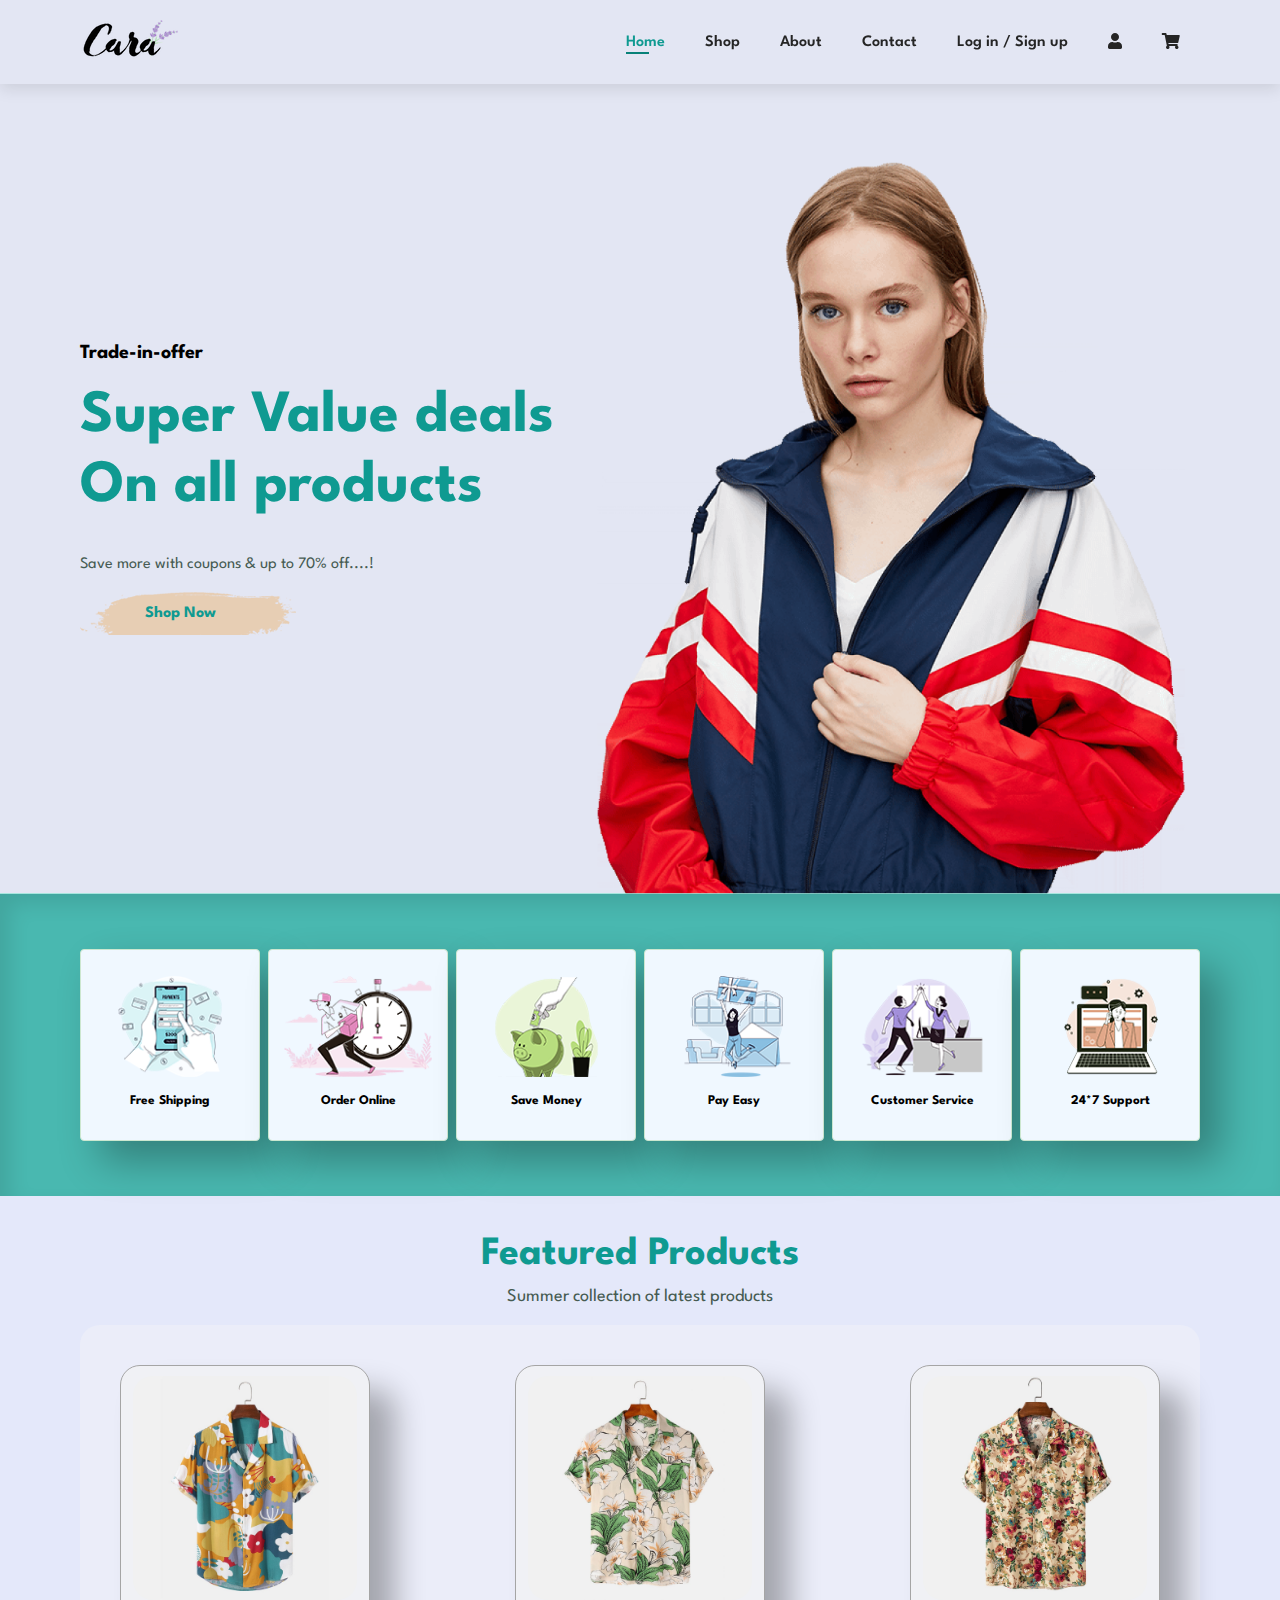
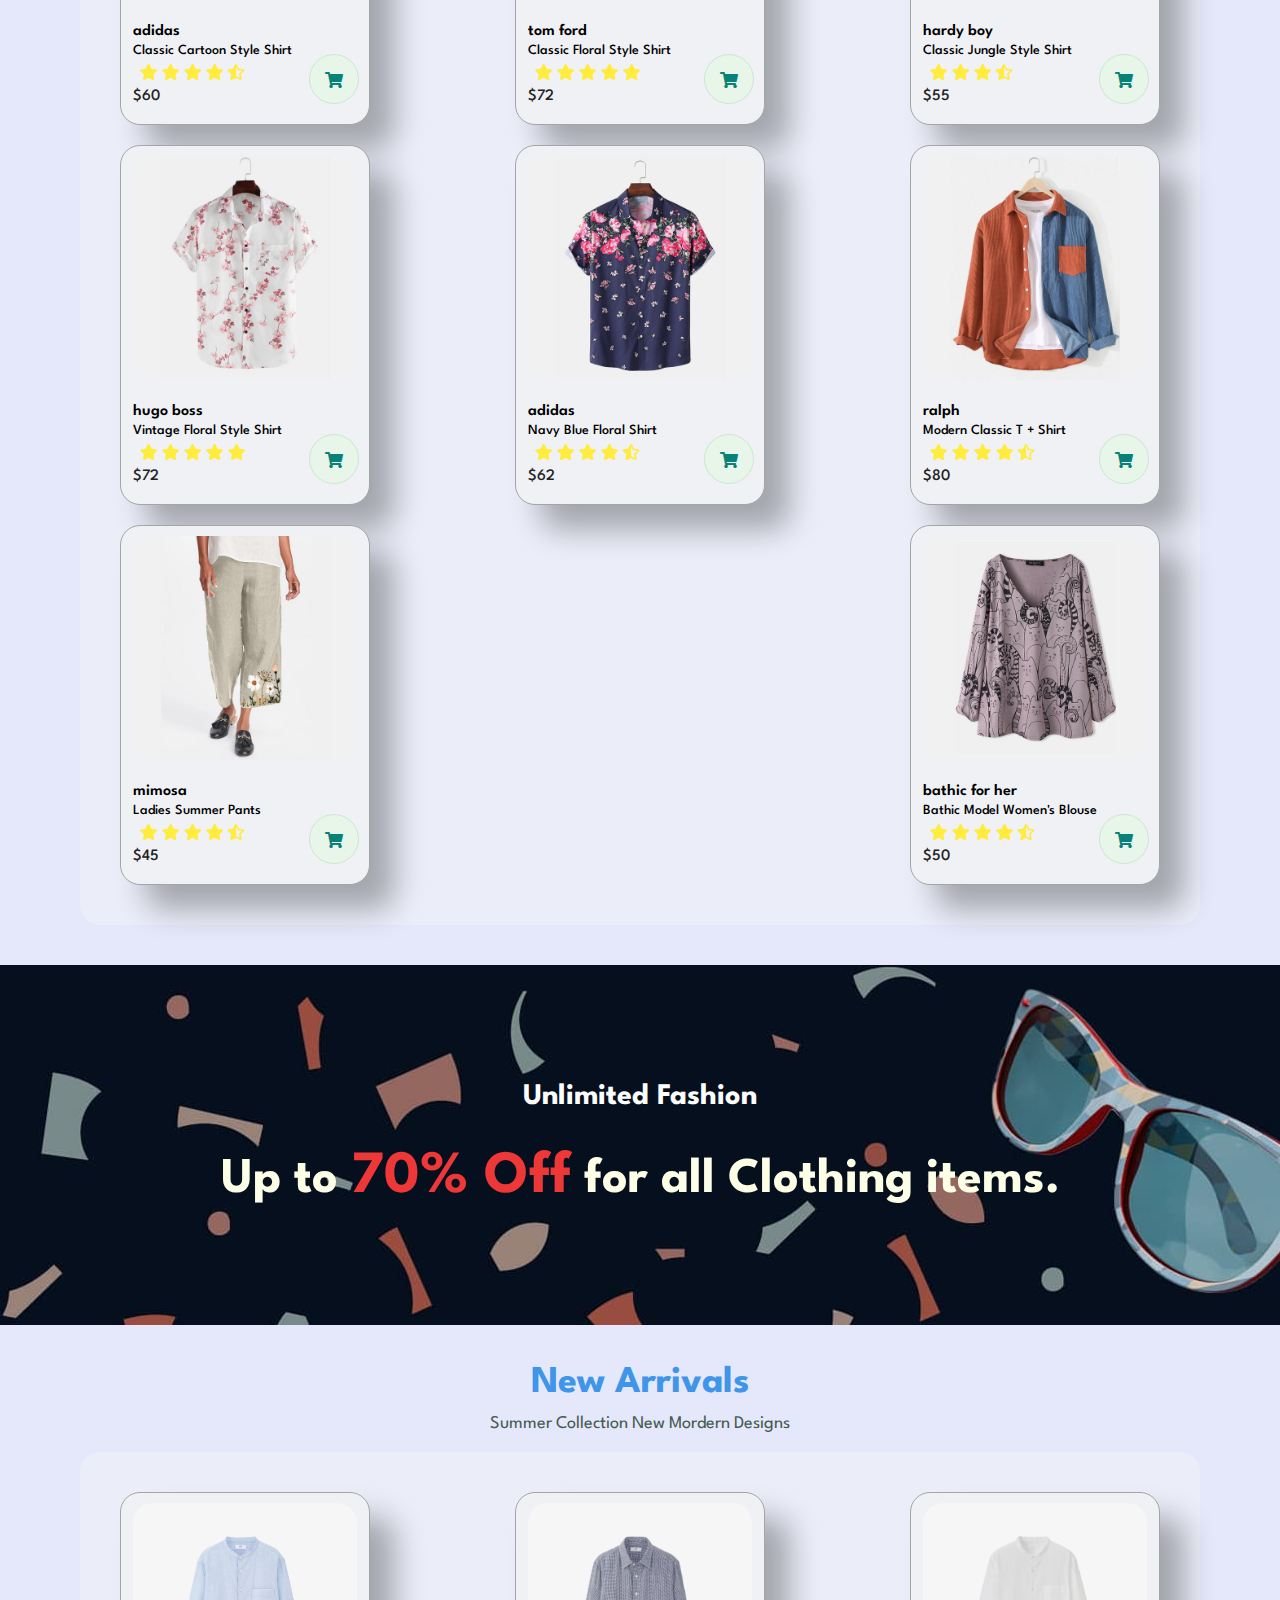
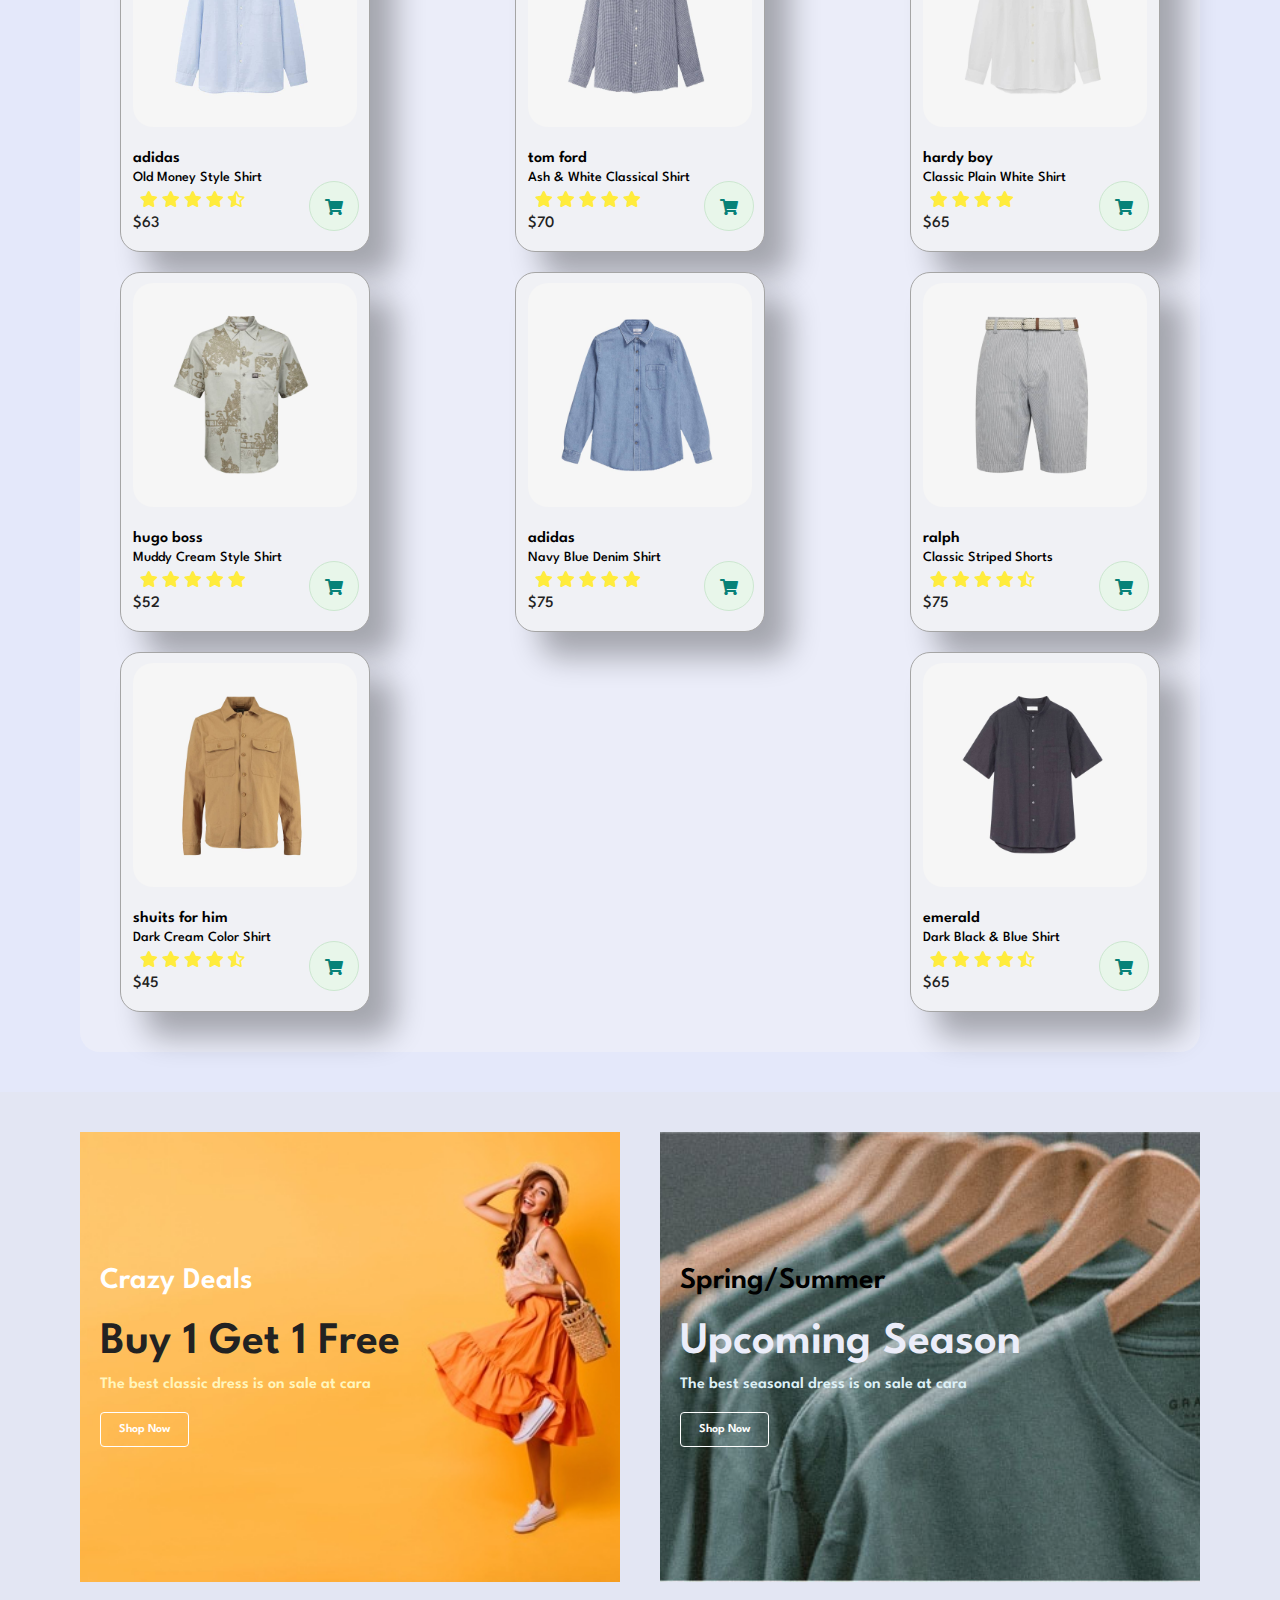
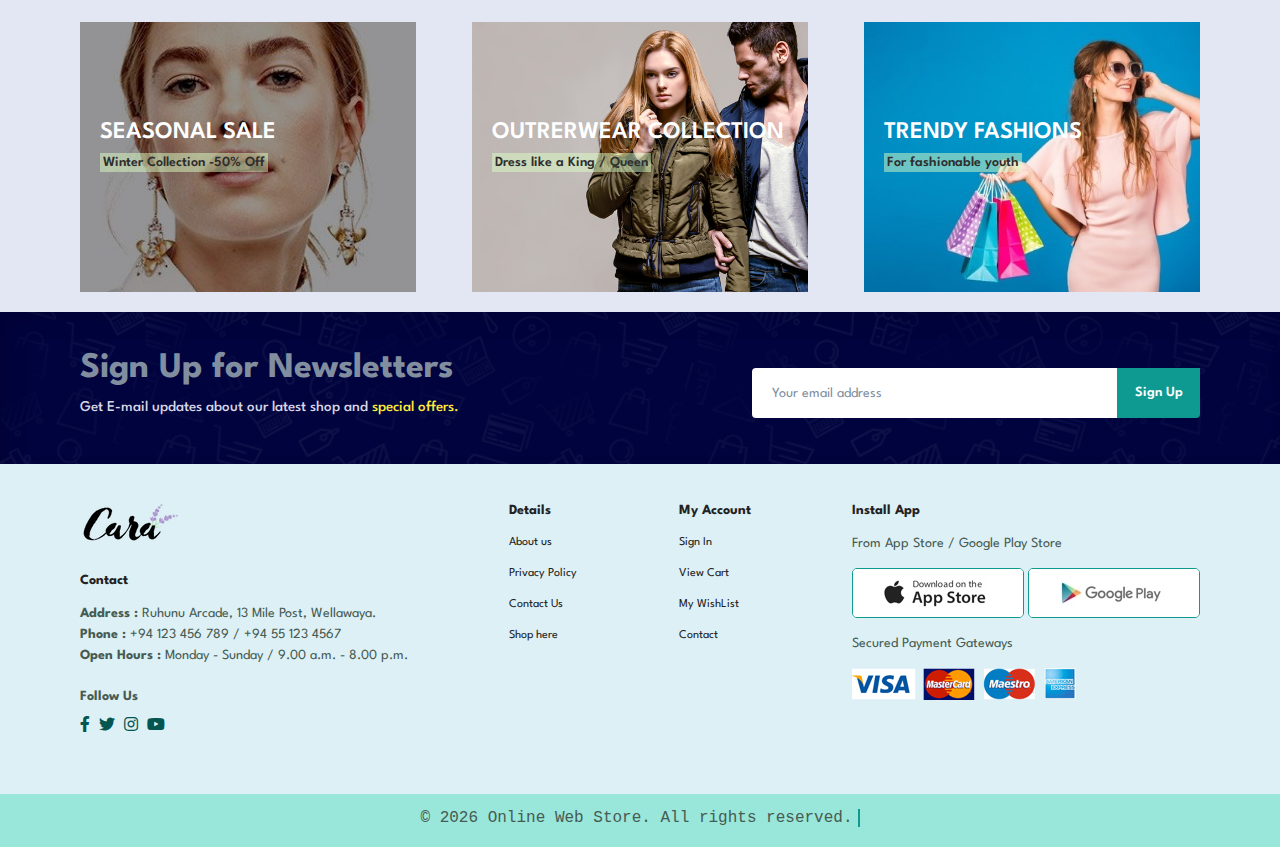
<file: index.html>
<!DOCTYPE html>
<html lang="en">

    <head>
        <meta charset="UTF-8">
        <meta http-equiv="X-UA-Compatible" content="IE=edge">
        <meta name="viewport" content="width=device-width, initial-scale=1.0">
        <title>Online Web Store - Home</title>
        <link rel="stylesheet" href="https://pro.fontawesome.com/releases/v5.10.0/css/all.css" />

        <link rel="stylesheet" href="style.css">
    </head>

    <body>

        <section id="header">
            <a href="index.html"><img src="img/logo.png" alt=""></a>
            
            <div id="navbar">
                <ul id="navilist">
                    <li><a class="active" href="index.html">Home</a></li>
                    <li><a href="shop.html">Shop</a></li>
                    <li><a href="about.html">About</a></li>
                    <li><a href="contact.html">Contact</a></li>
                    <li><a href="login.html">Log in / Sign up</a></li>
                    <li><a href="myprofile.html"><i class="fas fa-user"></i></a></li>
                    <li><a href="cart.html"><i class="fas fa-shopping-cart"></i></a></li>
                </ul>
            </div>

        </section>


        <section id="landimg">
            <h3>Trade-in-offer</h3>
            <h2>Super Value deals <br>On all products</h2>
            <p>Save more with coupons & up to 70% off....!</p>
            <a href="#product-1"><button>Shop Now</button></a>
        </section>

        <section id="featuers" class="section-p1">

            <div class="fe-box">
                <img src="img/features/f1.png" alt="">
                <h5>Free Shipping</h5>
            </div>

            <div class="fe-box">
                <img src="img/features/f2.png" alt="">
                <h5>Order Online</h5>
            </div>

            <div class="fe-box">
                <img src="img/features/f3.png" alt="">
                <h5>Save Money</h5>
            </div>

            <div class="fe-box">
                <img src="img/features/f4.png" alt="">
                <h5>Pay Easy</h5>
            </div>

            <div class="fe-box">
                <img src="img/features/f5.png" alt="">
                <h5>Customer Service</h5>
            </div>

            <div class="fe-box">
                <img src="img/features/f6.png" alt="">
                <h5>24*7 Support</h5>
            </div>

        </section>

        <section id="product-1" class="section-p1">

            <h3>Featured Products</h3>
            <p>Summer collection of latest products</p>
         <div class="together">
            <div class="product-container">
                <div class="pro">
                    <a href="product-detail.html?id=1&name=Classic Cartoon Style Shirt&brand=adidas&price=60&img=f1.jpg">
                        <img src="img/products/f1.jpg" alt="">
                    </a>
                    <div class="des">
                        <span>adidas</span>
                        <h5>Classic Cartoon Style Shirt</h5>
                        <div class="alignraw">
                            <div class="star">
                                <i class="fas fa-star"></i>
                                <i class="fas fa-star"></i>
                                <i class="fas fa-star"></i>
                                <i class="fas fa-star"></i>
                                <i class="fas fa-star-half-alt"></i>
                            </div>
                            <h4>$60</h4>
                        </div>
                    </div>
                    <a href="#" onclick="addToCart('Classic Cartoon Style Shirt', 60, 'adidas', 'img/products/f1.jpg'); return false;">
                        <i class="fas fa-shopping-cart carticon"></i>
                    </a>
                </div>
            </div>

            <div class="product-container">
                <div class="pro">
                    <a href="product-detail.html?id=2&name=Classic Floral Style Shirt&brand=tom ford&price=72&img=f2.jpg">
                        <img src="img/products/f2.jpg" alt="">
                    </a>
                    <div class="des">
                        <span>tom ford</span>
                        <h5>Classic Floral Style Shirt</h5>
                        <div class="alignraw">
                            <div class="star">
                                <i class="fas fa-star"></i>
                                <i class="fas fa-star"></i>
                                <i class="fas fa-star"></i>
                                <i class="fas fa-star"></i>
                                <i class="fas fa-star"></i>
                            </div>
                            <h4>$72</h4>
                        </div>
                    </div>
                    <a href="#" onclick="addToCart('Classic Floral Style Shirt', 72, 'tom ford', 'img/products/f2.jpg'); return false;">
                        <i class="fas fa-shopping-cart carticon"></i>
                    </a>
                </div>
            </div>

            <div class="product-container">
                <div class="pro">
                    <a href="product-detail.html?id=3&name=Classic Jungle Style Shirt&brand=hardy boy&price=55&img=f3.jpg">
                        <img src="img/products/f3.jpg" alt="">
                    </a>
                    <div class="des">
                        <span>hardy boy</span>
                        <h5>Classic Jungle Style Shirt</h5>
                        <div class="alignraw">
                            <div class="star">
                                <i class="fas fa-star"></i>
                                <i class="fas fa-star"></i>
                                <i class="fas fa-star"></i>
                                <i class="fas fa-star-half-alt"></i>
                            </div>
                            <h4>$55</h4>
                        </div>
                    </div>
                    <a href="#" onclick="addToCart('Classic Jungle Style Shirt', 55, 'hardy boy', 'img/products/f3.jpg'); return false;">
                        <i class="fas fa-shopping-cart carticon"></i>
                    </a>
                </div>
            </div>

            <div class="product-container">
                <div class="pro">
                    <a href="product-detail.html?id=4&name=Vintage Floral Style Shirt&brand=hugo boss&price=72&img=f4.jpg">
                        <img src="img/products/f4.jpg" alt="">
                    </a>
                    <div class="des">
                        <span>hugo boss</span>
                        <h5>Vintage Floral Style Shirt</h5>
                        <div class="alignraw">
                            <div class="star">
                                <i class="fas fa-star"></i>
                                <i class="fas fa-star"></i>
                                <i class="fas fa-star"></i>
                                <i class="fas fa-star"></i>
                                <i class="fas fa-star"></i>
                            </div>
                            <h4>$72</h4>
                        </div>
                    </div>
                    <a href="#" onclick="addToCart('Vintage Floral Style Shirt', 72, 'hugo boss', 'img/products/f4.jpg'); return false;">
                        <i class="fas fa-shopping-cart carticon"></i>
                    </a>
                </div>
            </div>

            <div class="product-container">
                <div class="pro">
                    <a href="product-detail.html?id=5&name=Navy Blue Floral Shirt&brand=adidas&price=62&img=f5.jpg">
                        <img src="img/products/f5.jpg" alt="">
                    </a>
                    <div class="des">
                        <span>adidas</span>
                        <h5>Navy Blue Floral Shirt</h5>
                        <div class="alignraw">
                            <div class="star">
                                <i class="fas fa-star"></i>
                                <i class="fas fa-star"></i>
                                <i class="fas fa-star"></i>
                                <i class="fas fa-star"></i>
                                <i class="fas fa-star-half-alt"></i>
                            </div>
                            <h4>$62</h4>
                        </div>
                    </div>
                    <a href="#" onclick="addToCart('Navy Blue Floral Shirt', 62, 'adidas', 'img/products/f5.jpg'); return false;">
                        <i class="fas fa-shopping-cart carticon"></i>
                    </a>
                </div>
            </div>

            <div class="product-container">
                <div class="pro">
                    <a href="product-detail.html?id=6&name=Modern Classic T + Shirt&brand=ralph&price=80&img=f6.jpg">
                        <img src="img/products/f6.jpg" alt="">
                    </a>
                    <div class="des">
                        <span>ralph</span>
                        <h5>Modern Classic T + Shirt</h5>
                        <div class="alignraw">
                            <div class="star">
                                <i class="fas fa-star"></i>
                                <i class="fas fa-star"></i>
                                <i class="fas fa-star"></i>
                                <i class="fas fa-star"></i>
                                <i class="fas fa-star-half-alt"></i>
                            </div>
                            <h4>$80</h4>
                        </div>
                    </div>
                    <a href="#" onclick="addToCart('Modern Classic T + Shirt', 80, 'ralph', 'img/products/f6.jpg'); return false;">
                        <i class="fas fa-shopping-cart carticon"></i>
                    </a>
                </div>
            </div>

            <div class="product-container">
                <div class="pro">
                    <a href="product-detail.html?id=7&name=Ladies Summer Pants&brand=mimosa&price=45&img=f7.jpg">
                        <img src="img/products/f7.jpg" alt="">
                    </a>
                    <div class="des">
                        <span>mimosa</span>
                        <h5>Ladies Summer Pants</h5>
                        <div class="alignraw">
                            <div class="star">
                                <i class="fas fa-star"></i>
                                <i class="fas fa-star"></i>
                                <i class="fas fa-star"></i>
                                <i class="fas fa-star"></i>
                                <i class="fas fa-star-half-alt"></i>
                            </div>
                            <h4>$45</h4>
                        </div>
                    </div>
                    <a href="#" onclick="addToCart('Ladies Summer Pants', 45, 'mimosa', 'img/products/f7.jpg'); return false;">
                        <i class="fas fa-shopping-cart carticon"></i>
                    </a>
                </div>
            </div>

            <div class="product-container">
                <div class="pro">
                    <a href="product-detail.html?id=8&name=Bathic Model Women Blouse&brand=bathic for her&price=50&img=f8.jpg">
                        <img src="img/products/f8.jpg" alt="">
                    </a>
                    <div class="des">
                        <span>bathic for her</span>
                        <h5>Bathic Model Women's Blouse</h5>
                        <div class="alignraw">
                            <div class="star">
                                <i class="fas fa-star"></i>
                                <i class="fas fa-star"></i>
                                <i class="fas fa-star"></i>
                                <i class="fas fa-star"></i>
                                <i class="fas fa-star-half-alt"></i>
                            </div>
                            <h4>$50</h4>
                        </div>
                    </div>
                    <a href="#" onclick="addToCart('Bathic Model Women Blouse', 50, 'bathic for her', 'img/products/f8.jpg'); return false;">
                        <i class="fas fa-shopping-cart carticon"></i>
                    </a>
                </div>
            </div>

          </div>
        </section>


        <section id="linebanner">
            <h4>Unlimited Fashion</h4>
            <h2>Up to <span>70% Off</span> for all Clothing items.</h2>


        </section>


        <section id="product-1" class="section-p1">

            <h3 class="newar" >New Arrivals</h3>
            <p>Summer Collection New Mordern Designs</p>
         <div class="together">
            <div class="product-container">
                <div class="pro">
                    <a href="product-detail.html?id=9&name=Old Money Style Shirt&brand=adidas&price=63&img=n1.jpg">
                        <img src="img/products/n1.jpg" alt="">
                    </a>
                    <div class="des">
                        <span>adidas</span>
                        <h5>Old Money Style Shirt</h5>
                        <div class="alignraw">
                            <div class="star">
                                <i class="fas fa-star"></i>
                                <i class="fas fa-star"></i>
                                <i class="fas fa-star"></i>
                                <i class="fas fa-star"></i>
                                <i class="fas fa-star-half-alt"></i>
                            </div>
                            <h4>$63</h4>
                        </div>
                    </div>
                    <a href="#" onclick="addToCart('Old Money Style Shirt', 63, 'adidas', 'img/products/n1.jpg'); return false;">
                        <i class="fas fa-shopping-cart carticon"></i>
                    </a>
                </div>
            </div>

            <div class="product-container">
                <div class="pro">
                    <a href="product-detail.html?id=10&name=Ash White Classical Shirt&brand=tom ford&price=70&img=n2.jpg">
                        <img src="img/products/n2.jpg" alt="">
                    </a>
                    <div class="des">
                        <span>tom ford</span>
                        <h5>Ash & White Classical Shirt</h5>
                        <div class="alignraw">
                            <div class="star">
                                <i class="fas fa-star"></i>
                                <i class="fas fa-star"></i>
                                <i class="fas fa-star"></i>
                                <i class="fas fa-star"></i>
                                <i class="fas fa-star"></i>
                            </div>
                            <h4>$70</h4>
                        </div>
                    </div>
                    <a href="#" onclick="addToCart('Ash White Classical Shirt', 70, 'tom ford', 'img/products/n2.jpg'); return false;">
                        <i class="fas fa-shopping-cart carticon"></i>
                    </a>
                </div>
            </div>

            <div class="product-container">
                <div class="pro">
                    <a href="product-detail.html?id=11&name=Classic Plain White Shirt&brand=hardy boy&price=65&img=n3.jpg">
                        <img src="img/products/n3.jpg" alt="">
                    </a>
                    <div class="des">
                        <span>hardy boy</span>
                        <h5>Classic Plain White Shirt</h5>
                        <div class="alignraw">
                            <div class="star">
                                <i class="fas fa-star"></i>
                                <i class="fas fa-star"></i>
                                <i class="fas fa-star"></i>
                                <i class="fas fa-star"></i>
                            </div>
                            <h4>$65</h4>
                        </div>
                    </div>
                    <a href="#" onclick="addToCart('Classic Plain White Shirt', 65, 'hardy boy', 'img/products/n3.jpg'); return false;">
                        <i class="fas fa-shopping-cart carticon"></i>
                    </a>
                </div>
            </div>

            <div class="product-container">
                <div class="pro">
                    <a href="product-detail.html?id=12&name=Muddy Cream Style Shirt&brand=hugo boss&price=52&img=n4.jpg">
                        <img src="img/products/n4.jpg" alt="">
                    </a>
                    <div class="des">
                        <span>hugo boss</span>
                        <h5>Muddy Cream Style Shirt</h5>
                        <div class="alignraw">
                            <div class="star">
                                <i class="fas fa-star"></i>
                                <i class="fas fa-star"></i>
                                <i class="fas fa-star"></i>
                                <i class="fas fa-star"></i>
                                <i class="fas fa-star"></i>
                            </div>
                            <h4>$52</h4>
                        </div>
                    </div>
                    <a href="#" onclick="addToCart('Muddy Cream Style Shirt', 52, 'hugo boss', 'img/products/n4.jpg'); return false;">
                        <i class="fas fa-shopping-cart carticon"></i>
                    </a>
                </div>
            </div>

            <div class="product-container">
                <div class="pro">
                    <a href="product-detail.html?id=13&name=Navy Blue Denim Shirt&brand=adidas&price=75&img=n5.jpg">
                        <img src="img/products/n5.jpg" alt="">
                    </a>
                    <div class="des">
                        <span>adidas</span>
                        <h5>Navy Blue Denim Shirt</h5>
                        <div class="alignraw">
                            <div class="star">
                                <i class="fas fa-star"></i>
                                <i class="fas fa-star"></i>
                                <i class="fas fa-star"></i>
                                <i class="fas fa-star"></i>
                                <i class="fas fa-star"></i>
                            </div>
                            <h4>$75</h4>
                        </div>
                    </div>
                    <a href="#" onclick="addToCart('Navy Blue Denim Shirt', 75, 'adidas', 'img/products/n5.jpg'); return false;">
                        <i class="fas fa-shopping-cart carticon"></i>
                    </a>
                </div>
            </div>

            <div class="product-container">
                <div class="pro">
                    <a href="product-detail.html?id=14&name=Classic Striped Shorts&brand=ralph&price=75&img=n6.jpg">
                        <img src="img/products/n6.jpg" alt="">
                    </a>
                    <div class="des">
                        <span>ralph</span>
                        <h5>Classic Striped Shorts</h5>
                        <div class="alignraw">
                            <div class="star">
                                <i class="fas fa-star"></i>
                                <i class="fas fa-star"></i>
                                <i class="fas fa-star"></i>
                                <i class="fas fa-star"></i>
                                <i class="fas fa-star-half-alt"></i>
                            </div>
                            <h4>$75</h4>
                        </div>
                    </div>
                    <a href="#" onclick="addToCart('Classic Striped Shorts', 75, 'ralph', 'img/products/n6.jpg'); return false;">
                        <i class="fas fa-shopping-cart carticon"></i>
                    </a>
                </div>
            </div>

            <div class="product-container">
                <div class="pro">
                    <a href="product-detail.html?id=15&name=Dark Cream Color Shirt&brand=shuits for him&price=45&img=n7.jpg">
                        <img src="img/products/n7.jpg" alt="">
                    </a>
                    <div class="des">
                        <span>shuits for him</span>
                        <h5>Dark Cream Color Shirt </h5>
                        <div class="alignraw">
                            <div class="star">
                                <i class="fas fa-star"></i>
                                <i class="fas fa-star"></i>
                                <i class="fas fa-star"></i>
                                <i class="fas fa-star"></i>
                                <i class="fas fa-star-half-alt"></i>
                            </div>
                            <h4>$45</h4>
                        </div>
                    </div>
                    <a href="#" onclick="addToCart('Dark Cream Color Shirt', 45, 'shuits for him', 'img/products/n7.jpg'); return false;">
                        <i class="fas fa-shopping-cart carticon"></i>
                    </a>
                </div>
            </div>

            <div class="product-container">
                <div class="pro">
                    <a href="product-detail.html?id=16&name=Dark Black Blue Shirt&brand=emerald&price=65&img=n8.jpg">
                        <img src="img/products/n8.jpg" alt="">
                    </a>
                    <div class="des">
                        <span>emerald</span>
                        <h5>Dark Black & Blue Shirt</h5>
                        <div class="alignraw">
                            <div class="star">
                                <i class="fas fa-star"></i>
                                <i class="fas fa-star"></i>
                                <i class="fas fa-star"></i>
                                <i class="fas fa-star"></i>
                                <i class="fas fa-star-half-alt"></i>
                            </div>
                            <h4>$65</h4>
                        </div>
                    </div>
                    <a href="#" onclick="addToCart('Dark Black Blue Shirt', 65, 'emerald', 'img/products/n8.jpg'); return false;">
                        <i class="fas fa-shopping-cart carticon"></i>
                    </a>
                </div>
            </div>

            

          </div>
        </section>


        <section id="sm-banner" class="section-p1">
            <div class="banner-box">
                <h4>Crazy Deals</h4>
                <h2>Buy 1 Get 1 Free</h2>
                <span>The best classic dress is on sale at cara</span>
                <a href="shop.html"><button class="white">Shop Now</button></a>
            </div>

            <div class="banner-box" id="banner-box2" >
                <h4>Spring/Summer</h4>
                <h2>Upcoming Season</h2>
                <span>The best seasonal dress is on sale at cara</span>
                <a href="shop.html"><button class="white">Shop Now</button></a>
            </div> 
        </section>


        <section id="banner3">

            <div class="banner-box" >
                <h4>SEASONAL SALE</h4>
                <h5>Winter Collection -50% Off</h5>
            </div> 

            <div class="banner-box banner-box2"  >
                <h4>OUTRERWEAR COLLECTION</h4>
                <h5>Dress like a King / Queen</h5>
            </div> 

            <div class="banner-box banner-box3"  >
                <h4>TRENDY FASHIONS</h4>
                <h5>For fashionable youth</h5>
            </div> 

        </section>

        <section id="newsletter" class="section-p1">

            <div id="txtinfo">
                <h4>Sign Up for Newsletters</h4>
                <p>Get E-mail updates about our latest shop and <span>special offers.</span></p>
            </div>

            <div id="form">
                <input type="text" id="email" required>
                <label for="email">Your email address</label>
                <button class="normal" onclick="newsletterSignup()">Sign Up</button>
            </div>
        </section>

        


        <footer class="section-p1">

            <div class="col">
                <img class="ftlogo" src="img/logo.png" alt="web_logo_footer">
                <h4>Contact</h4>
                <p><strong>Address :</strong> Ruhunu Arcade, 13 Mile Post, Wellawaya. </p>
                <p><strong>Phone :</strong> +94 123 456 789 / +94 55 123 4567 </p>
                <p><strong>Open Hours :</strong> Monday - Sunday / 9.00 a.m. - 8.00 p.m. </p>
                

                    <div class="follow">
                        <p><strong>Follow Us</strong></p>
                        <div class="icon">
                        <i class="fab fa-facebook-f"></i>
                        <i class="fab fa-twitter"></i>
                        <i class="fab fa-instagram"></i>
                        <i class="fab fa-youtube    "></i>
                        </div>
                    </div>
                
            </div>

            <div class="col">
                <h4>Details</h4>
                <a href="about.html">About us</a>
                <a href="#">Privacy Policy</a>
                <a href="contact.html">Contact Us</a>
                <a href="shop.html">Shop here</a>
            </div>

            <div class="col">
                <h4>My Account</h4>
                <a href="#">Sign In</a>
                <a href="cart.html">View Cart</a>
                <a href="cart.html">My WishList</a>
                <a href="contact.html">Contact</a>
            </div>

            <div class="col install">

                <h4>Install App</h4>
                <p>From App Store / Google Play Store</p>

                <div class="row">
                    <img src="img/pay/app.jpg" alt="apple pay logo">
                    <img src="img/pay/play.jpg" alt="google pay logo">
                </div>

                <p>Secured Payment Gateways</p>
                <img src="img/pay/pay.png" alt="payhere logo">

            </div>

        </footer>

        <div class="copyright">
                <p id="footercopyright">&copy; 2026 Online Web Store. All rights reserved.</p>
        </div>


<script>

// Add to Cart Function
function addToCart(name, price, brand, image) {
    let cart = JSON.parse(localStorage.getItem("cart")) || [];
    cart.push({
        name: name,
        price: price,
        brand: brand,
        image: image
    });
    localStorage.setItem("cart", JSON.stringify(cart));
    alert("✅ " + name + " added to cart! 🛒");
}
// Newsletter Signup Function
function newsletterSignup() {
        // Get the email input value
        const emailInput = document.getElementById("email");
        
        // Simple check to ensure the field isn't empty
        if (emailInput.value.trim() === "") {
            alert("Please enter your email address first.");
            return;
        }

        // The message you requested
        alert("Thanks for subscribing our newsletter\nCheck out our daily mails and weekly offors for get a good chance !");
        
        // Clear the input field after signing up
        emailInput.value = "";
    }
</script>

    </body>

</html>
</file>
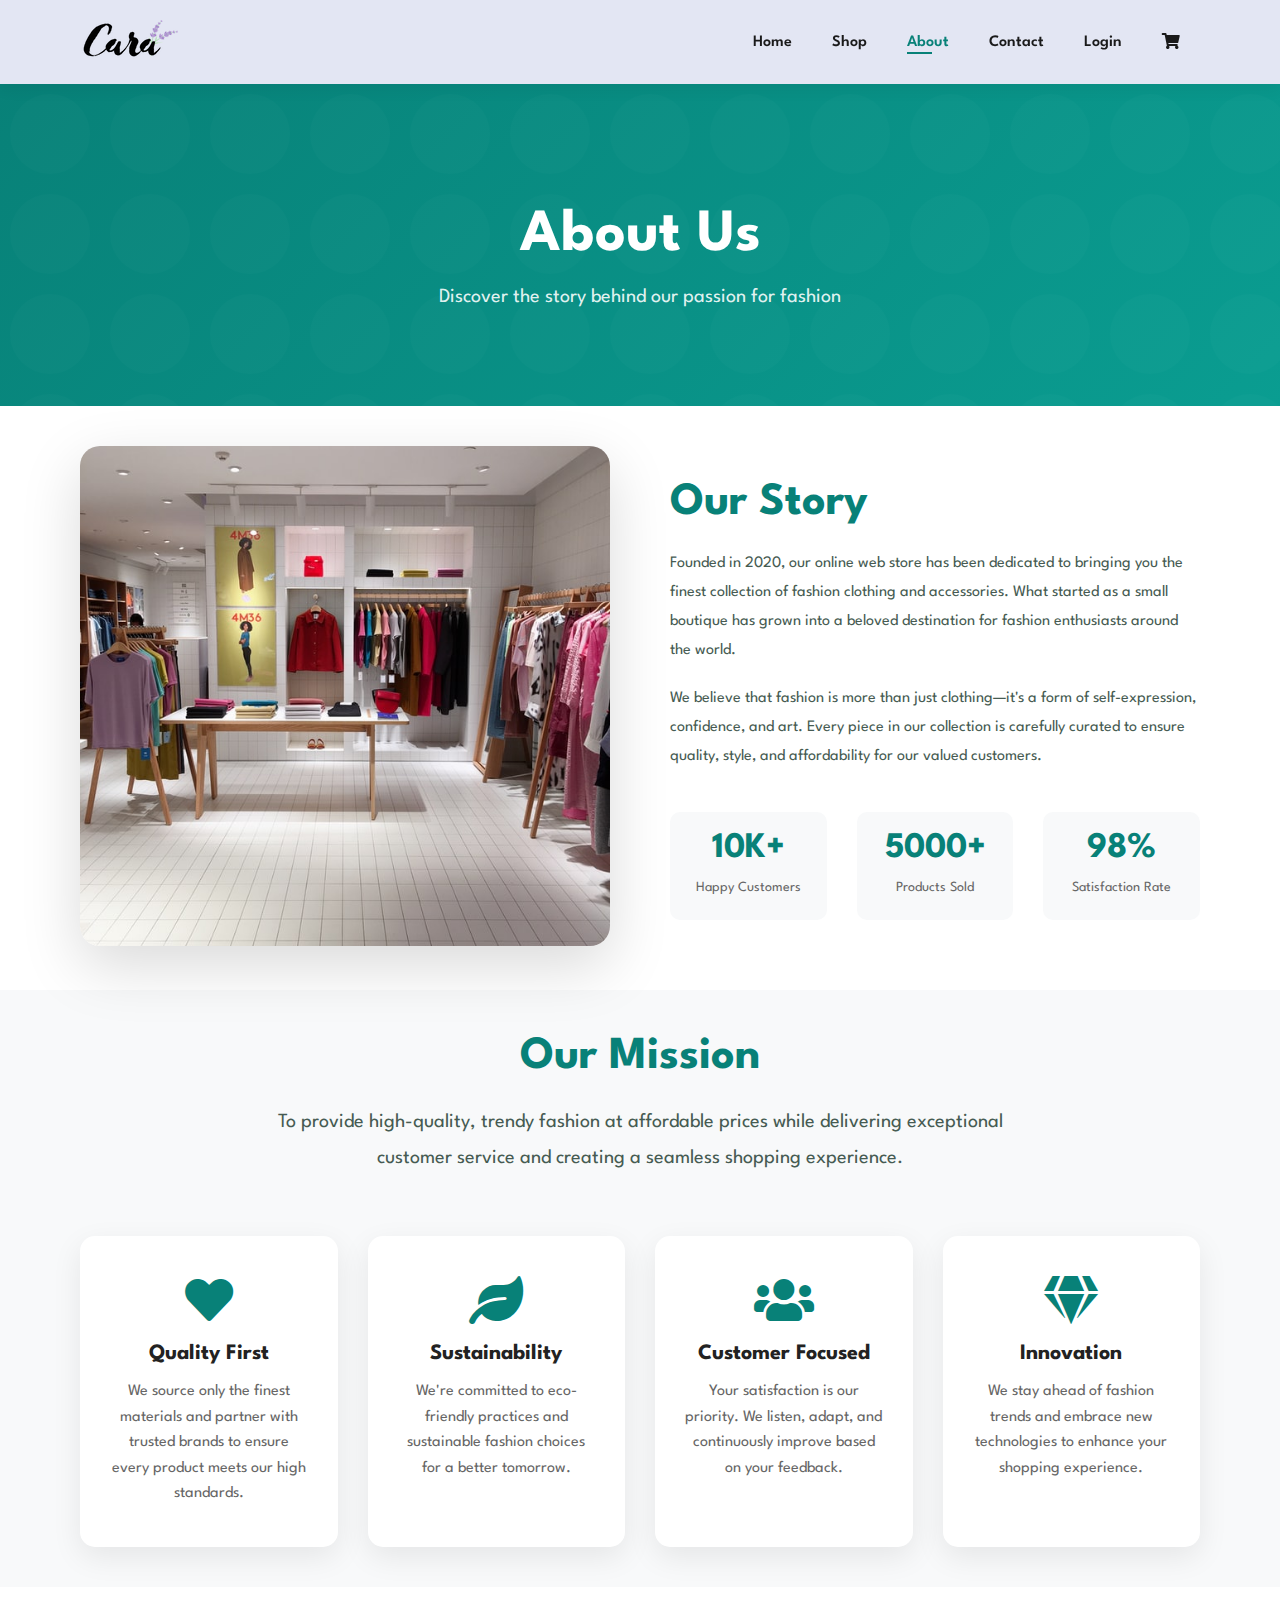
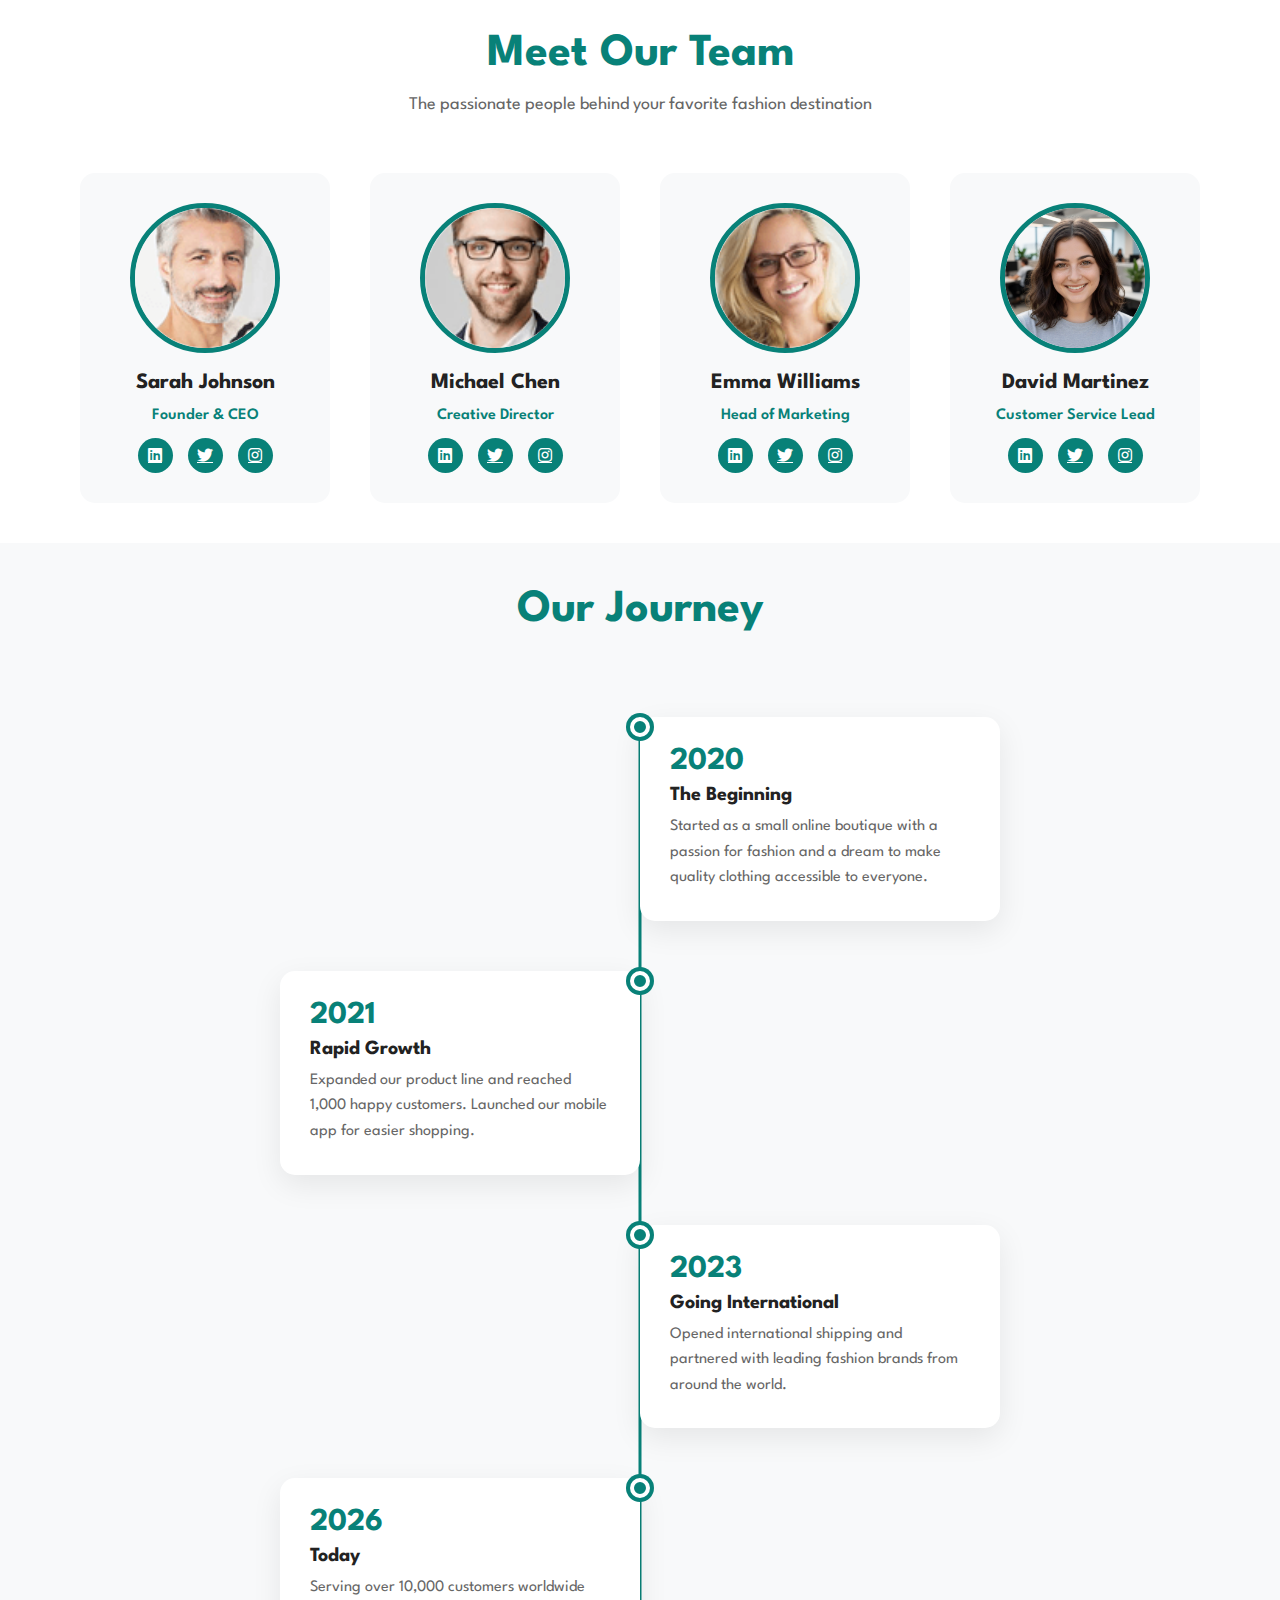
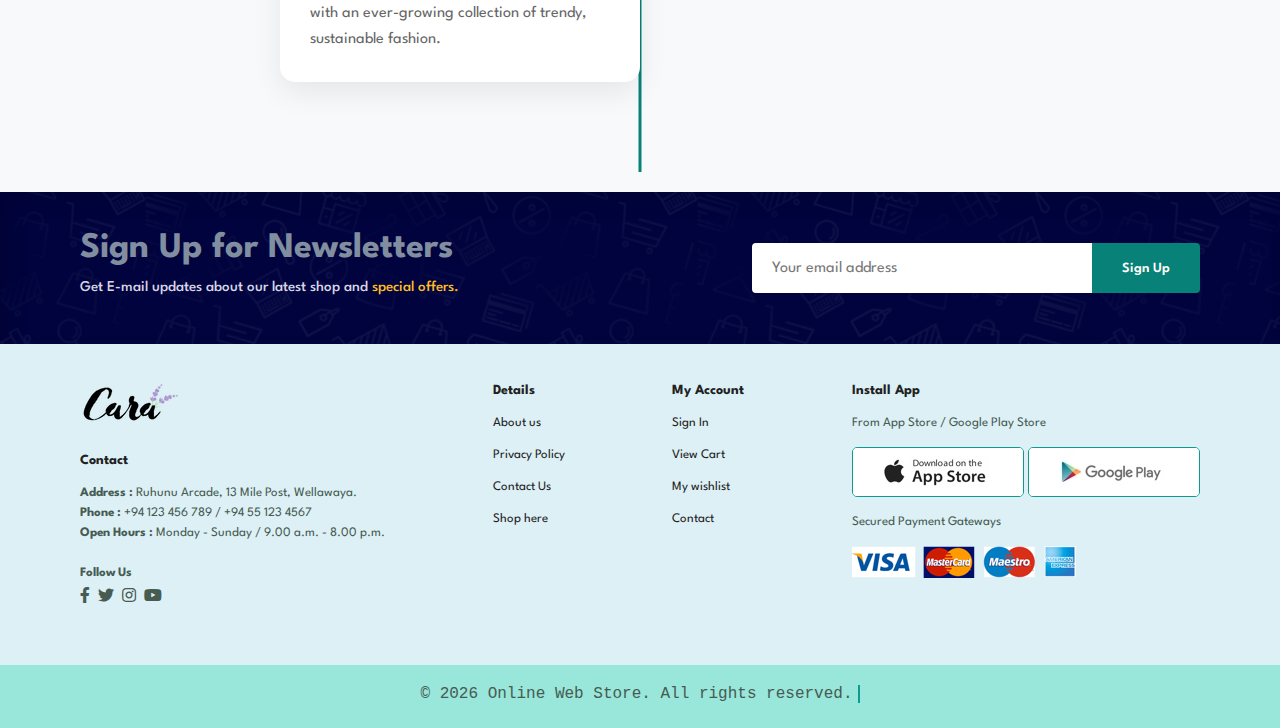
<file: about.html>
<!DOCTYPE html>
<html lang="en">

<head>
    <meta charset="UTF-8">
    <meta http-equiv="X-UA-Compatible" content="IE=edge">
    <meta name="viewport" content="width=device-width, initial-scale=1.0">
    <title>About Us - Online Web Store</title>
    <link rel="stylesheet" href="https://pro.fontawesome.com/releases/v5.10.0/css/all.css" />
    <link rel="stylesheet" href="css/about-style.css">
    
</head>

<body>

    <section id="header">
            <a href="index.html"><img src="img/logo.png" alt=""></a>
            
            <div id="navbar">
                <ul id="navilist">
                    <li><a href="index.html">Home</a></li>
                    <li><a href="shop.html">Shop</a></li>
                    <li><a class="active" href="about.html">About</a></li>
                    <li><a href="contact.html">Contact</a></li>
                    <li id="lg-link"><a href="login.html">Login</a></li>
                    <li id="pr-link" style="display: none;"><a href="myprofile.html"><i class="fas fa-user"></i></a></li>
                    <li><a href="cart.html"><i class="fas fa-shopping-cart"></i></a></li>
                </ul>
            </div>
    </section>

    <section id="about-hero">
        <h1>About Us</h1>
        <p>Discover the story behind our passion for fashion</p>
    </section>

    <section id="about-story" class="section-p1">
        <div class="about-container">
            <div class="about-image">
                <img src="img/b3.jpg" alt="Our Store">
            </div>
            <div class="about-content">
                <h2>Our Story</h2>
                <p>Founded in 2020, our online web store has been dedicated to bringing you the finest collection of fashion clothing and accessories. What started as a small boutique has grown into a beloved destination for fashion enthusiasts around the world.</p>
                <p>We believe that fashion is more than just clothing—it's a form of self-expression, confidence, and art. Every piece in our collection is carefully curated to ensure quality, style, and affordability for our valued customers.</p>
                <div class="about-stats">
                    <div class="stat-box">
                        <h3>10K+</h3>
                        <p>Happy Customers</p>
                    </div>
                    <div class="stat-box">
                        <h3>5000+</h3>
                        <p>Products Sold</p>
                    </div>
                    <div class="stat-box">
                        <h3>98%</h3>
                        <p>Satisfaction Rate</p>
                    </div>
                </div>
            </div>
        </div>
    </section>

    <section id="our-mission" class="section-p1">
        <div class="mission-container">
            <h2>Our Mission</h2>
            <p>To provide high-quality, trendy fashion at affordable prices while delivering exceptional customer service and creating a seamless shopping experience.</p>
            
            <div class="values-grid">
                <div class="value-card">
                    <i class="fas fa-heart"></i>
                    <h3>Quality First</h3>
                    <p>We source only the finest materials and partner with trusted brands to ensure every product meets our high standards.</p>
                </div>
                <div class="value-card">
                    <i class="fas fa-leaf"></i>
                    <h3>Sustainability</h3>
                    <p>We're committed to eco-friendly practices and sustainable fashion choices for a better tomorrow.</p>
                </div>
                <div class="value-card">
                    <i class="fas fa-users"></i>
                    <h3>Customer Focused</h3>
                    <p>Your satisfaction is our priority. We listen, adapt, and continuously improve based on your feedback.</p>
                </div>
                <div class="value-card">
                    <i class="fas fa-gem"></i>
                    <h3>Innovation</h3>
                    <p>We stay ahead of fashion trends and embrace new technologies to enhance your shopping experience.</p>
                </div>
            </div>
        </div>
    </section>

    <section id="team-section" class="section-p1">
        <h2>Meet Our Team</h2>
        <p class="team-subtitle">The passionate people behind your favorite fashion destination</p>
        
        <div class="team-grid">
            <div class="team-member">
                <div class="member-image">
                    <img src="img/1.png" alt="Team Member">
                </div>
                <h4>Sarah Johnson</h4>
                <p>Founder & CEO</p>
                <div class="social-links">
                    <a href="#"><i class="fab fa-linkedin"></i></a>
                    <a href="#"><i class="fab fa-twitter"></i></a>
                    <a href="#"><i class="fab fa-instagram"></i></a>
                </div>
            </div>

            <div class="team-member">
                <div class="member-image">
                    <img src="img/2.png" alt="Team Member">
                </div>
                <h4>Michael Chen</h4>
                <p>Creative Director</p>
                <div class="social-links">
                    <a href="#"><i class="fab fa-linkedin"></i></a>
                    <a href="#"><i class="fab fa-twitter"></i></a>
                    <a href="#"><i class="fab fa-instagram"></i></a>
                </div>
            </div>

            <div class="team-member">
                <div class="member-image">
                    <img src="img/3.png" alt="Team Member">
                </div>
                <h4>Emma Williams</h4>
                <p>Head of Marketing</p>
                <div class="social-links">
                    <a href="#"><i class="fab fa-linkedin"></i></a>
                    <a href="#"><i class="fab fa-twitter"></i></a>
                    <a href="#"><i class="fab fa-instagram"></i></a>
                </div>
            </div>

            <div class="team-member">
                <div class="member-image">
                    <img src="/img/Gemini_Generated_Image_airf6kairf6kairf.png" alt="Team Member">
                </div>
                <h4>David Martinez</h4>
                <p>Customer Service Lead</p>
                <div class="social-links">
                    <a href="#"><i class="fab fa-linkedin"></i></a>
                    <a href="#"><i class="fab fa-twitter"></i></a>
                    <a href="#"><i class="fab fa-instagram"></i></a>
                </div>
            </div>
        </div>
    </section>

    <section id="timeline-section" class="section-p1">
        <h2>Our Journey</h2>
        <div class="timeline">
            <div class="timeline-item">
                <div class="timeline-dot"></div>
                <div class="timeline-content">
                    <h3>2020</h3>
                    <h4>The Beginning</h4>
                    <p>Started as a small online boutique with a passion for fashion and a dream to make quality clothing accessible to everyone.</p>
                </div>
            </div>

            <div class="timeline-item">
                <div class="timeline-dot"></div>
                <div class="timeline-content">
                    <h3>2021</h3>
                    <h4>Rapid Growth</h4>
                    <p>Expanded our product line and reached 1,000 happy customers. Launched our mobile app for easier shopping.</p>
                </div>
            </div>

            <div class="timeline-item">
                <div class="timeline-dot"></div>
                <div class="timeline-content">
                    <h3>2023</h3>
                    <h4>Going International</h4>
                    <p>Opened international shipping and partnered with leading fashion brands from around the world.</p>
                </div>
            </div>

            <div class="timeline-item">
                <div class="timeline-dot"></div>
                <div class="timeline-content">
                    <h3>2026</h3>
                    <h4>Today</h4>
                    <p>Serving over 10,000 customers worldwide with an ever-growing collection of trendy, sustainable fashion.</p>
                </div>
            </div>
        </div>
    </section>

    <section id="newsletter" class="section-p1">

            <div id="txtinfo">
                <h4>Sign Up for Newsletters</h4>
                <p>Get E-mail updates about our latest shop and <span>special offers.</span></p>
            </div>

            <div id="form">
                <input type="text" id="email" required>
                <label for="email">Your email address</label>
                <button class="normal" onclick="newsletterSignup()">Sign Up</button>
            </div>
    </section>

    

    <footer class="section-p1">
        <div class="col">
            <img class="ftlogo" src="img/logo.png" alt="web_logo_footer">
            <h4>Contact</h4>
            <p><strong>Address :</strong> Ruhunu Arcade, 13 Mile Post, Wellawaya. </p>
            <p><strong>Phone :</strong> +94 123 456 789 / +94 55 123 4567 </p>
            <p><strong>Open Hours :</strong> Monday - Sunday / 9.00 a.m. - 8.00 p.m. </p>
            <div class="follow">
                <p><strong>Follow Us</strong></p>
                <div class="icon">
                    <i class="fab fa-facebook-f"></i>
                    <i class="fab fa-twitter"></i>
                    <i class="fab fa-instagram"></i>
                    <i class="fab fa-youtube"></i>
                </div>
            </div>
        </div>

        <div class="col">
            <h4>Details</h4>
            <a href="#">About us</a>
            <a href="#">Privacy Policy</a>
            <a href="contact.html">Contact Us</a>
            <a href="shop.html">Shop here</a>
        </div>

        <div class="col">
            <h4>My Account</h4>
            <a href="#">Sign In</a>
            <a href="cart.html">View Cart</a>
            <a href="cart.html">My wishlist</a>
            <a href="contact.html">Contact</a>
        </div>

        <div class="col install">
            <h4>Install App</h4>
            <p>From App Store / Google Play Store</p>
            <div class="row">
                <img src="img/pay/app.jpg" alt="apple pay logo">
                <img src="img/pay/play.jpg" alt="google pay logo">
            </div>
            <p>Secured Payment Gateways</p>
            <img src="img/pay/pay.png" alt="payhere logo">
        </div>
    </footer>

    <div class="copyright">
        <p id="footercopyright">&copy; 2026 Online Web Store. All rights reserved.</p>
    </div>


    <script>
        // Newsletter Signup Function
        function newsletterSignup() {
        // Get the email input value
        const emailInput = document.getElementById("email");
        
        // Simple check to ensure the field isn't empty
        if (emailInput.value.trim() === "") {
            alert("Please enter your email address first.");
            return;
        }

        // The message you requested
        alert("Thanks for subscribing our newsletter\nCheck out our daily mails and weekly offors for get a good chance !");
        
        // Clear the input field after signing up
        emailInput.value = "";
    }

    function updateNav() {
    const isLoggedIn = sessionStorage.getItem("isLoggedIn");
    const loginLink = document.getElementById("lg-link");
    const profileLink = document.getElementById("pr-link");

    if (isLoggedIn === "true") {
        if (loginLink) loginLink.style.display = "none";
        if (profileLink) profileLink.style.display = "block";
    } else {
        if (loginLink) loginLink.style.display = "block";
        if (profileLink) profileLink.style.display = "none";
    }
}

// Run the function when the page loads
window.onload = updateNav;
    </script>

</body>

</html>
</file>
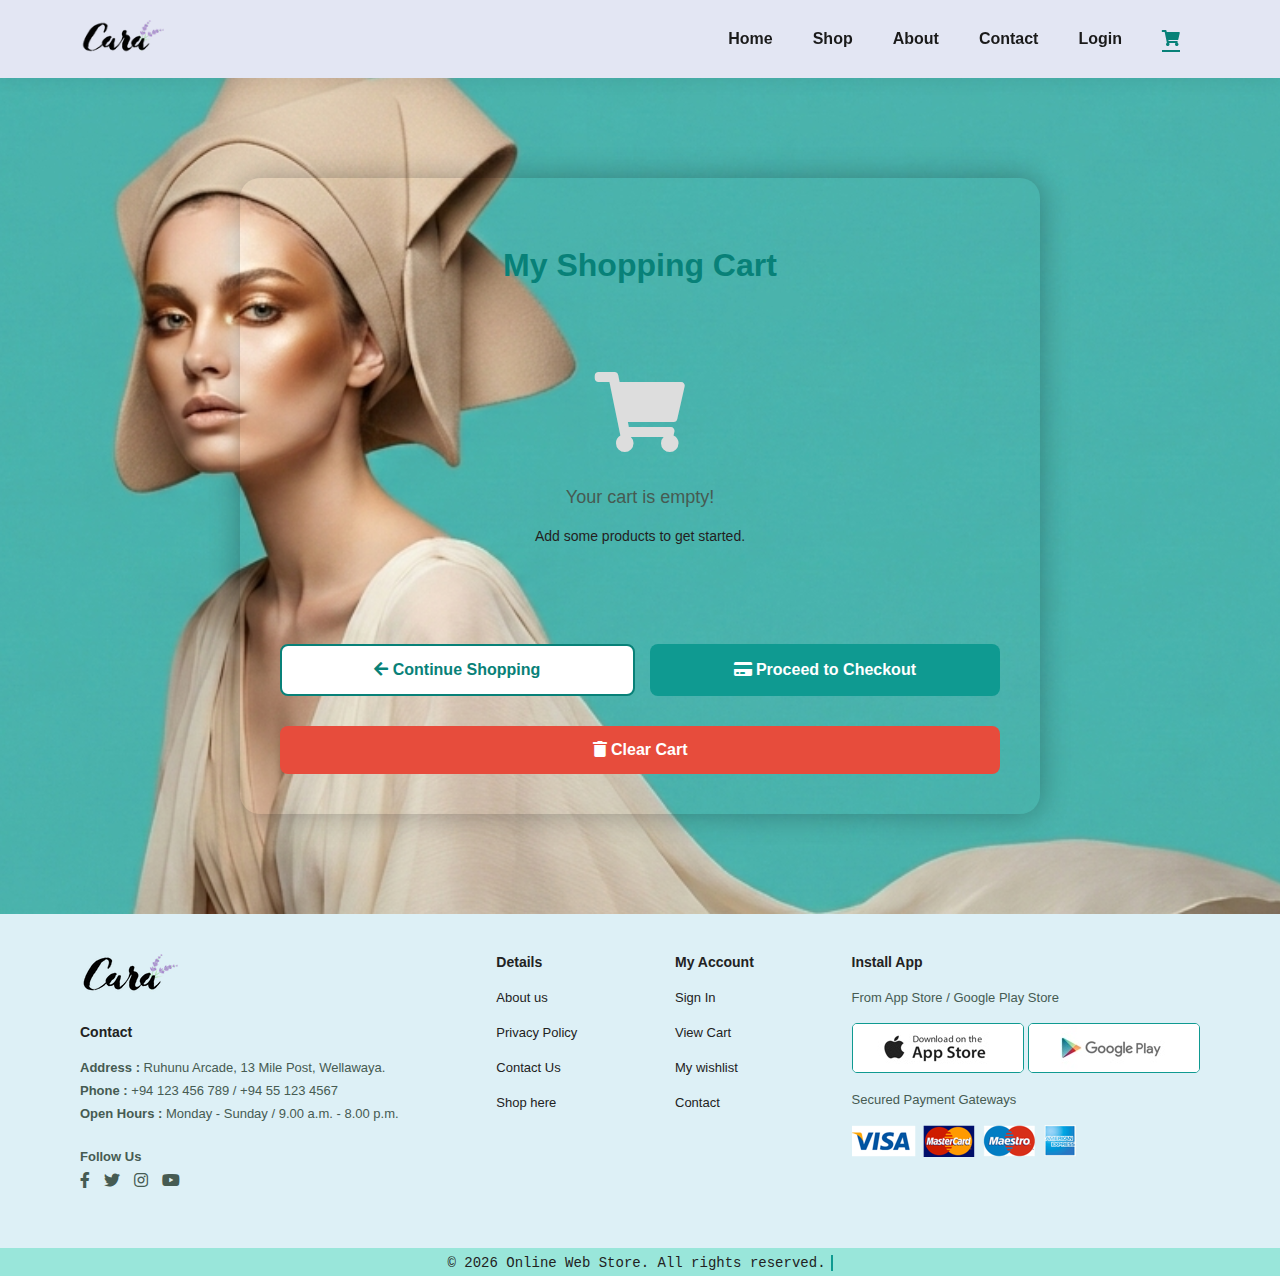
<file: cart.html>
<!DOCTYPE html>
<html lang="en">

    <head>
        <meta charset="UTF-8">
        <meta http-equiv="X-UA-Compatible" content="IE=edge">
        <meta name="viewport" content="width=device-width, initial-scale=1.0">
        <title>Cart - Online Web Store</title>

        <link rel="stylesheet" href="https://pro.fontawesome.com/releases/v5.10.0/css/all.css" />

        <link rel="stylesheet" href="css/style.css">
        <link rel="stylesheet" href="cart-styles.css">
        
    </head>

    <body>
        <section id="header">
            <a href="index.html"><img src="img/logo.png" alt=""></a>
            
            <div id="navbar">
                <ul id="navilist">
                    <li><a href="index.html">Home</a></li>
                    <li><a href="shop.html">Shop</a></li>
                    <li><a href="about.html">About</a></li>
                    <li><a href="contact.html">Contact</a></li>
                    <li id="lg-link"><a href="login.html">Login</a></li>
                    <li id="pr-link" style="display: none;"><a href="myprofile.html"><i class="fas fa-user"></i></a></li>
                    <li><a class="active"  href="cart.html"><i class="fas fa-shopping-cart"></i></a></li>
                </ul>
            </div>

        </section>
        

    <div class="cart-box">
        <div class="cart-icon-header">
            
        </div id="cartboxf">
        <h2>My Shopping Cart</h2>
        <div id="cart-items"></div>
        <div class="total" id="total-price">Total: $0.00</div>
        
        <div class="cart-actions">
            <button class="continue-shopping" onclick="window.location.href='index.html'">
                <i class="fas fa-arrow-left"></i> Continue Shopping
            </button>
            <button onclick="checkout()">
                <i class="fas fa-credit-card"></i> Proceed to Checkout
            </button>
        </div>
        
        <div class="cart-actions">
            <button onclick="clearCart()" style="background: #e74c3c;">
                <i class="fas fa-trash"></i> Clear Cart
            </button>
        </div>
    </div>


    <footer class="section-p1">
        <div class="col">
            <img class="ftlogo" src="img/logo.png" alt="web_logo_footer">
            <h4>Contact</h4>
            <p><strong>Address :</strong> Ruhunu Arcade, 13 Mile Post, Wellawaya. </p>
            <p><strong>Phone :</strong> +94 123 456 789 / +94 55 123 4567 </p>
            <p><strong>Open Hours :</strong> Monday - Sunday / 9.00 a.m. - 8.00 p.m. </p>
            <div class="follow">
                <p><strong>Follow Us</strong></p>
                <div class="icon">
                    <i class="fab fa-facebook-f"></i>
                    <i class="fab fa-twitter"></i>
                    <i class="fab fa-instagram"></i>
                    <i class="fab fa-youtube"></i>
                </div>
            </div>
        </div>

        <div class="col">
            <h4>Details</h4>
            <a href="#">About us</a>
            <a href="#">Privacy Policy</a>
            <a href="contact.html">Contact Us</a>
            <a href="shop.html">Shop here</a>
        </div>

        <div class="col">
            <h4>My Account</h4>
            <a href="#">Sign In</a>
            <a href="cart.html">View Cart</a>
            <a href="cart.html">My wishlist</a>
            <a href="contact.html">Contact</a>
        </div>

        <div class="col install">
            <h4>Install App</h4>
            <p>From App Store / Google Play Store</p>
            <div class="row">
                <img src="img/pay/app.jpg" alt="apple pay logo">
                <img src="img/pay/play.jpg" alt="google pay logo">
            </div>
            <p>Secured Payment Gateways</p>
            <img src="img/pay/pay.png" alt="payhere logo">
        </div>
    </footer>

    <div class="copyright">
        <p id="footercopyright">&copy; 2026 Online Web Store. All rights reserved.</p>
    </div>
    


        <script src="cart.js"></script>
        <script>
            function updateNav() {
    const isLoggedIn = sessionStorage.getItem("isLoggedIn");
    const loginLink = document.getElementById("lg-link");
    const profileLink = document.getElementById("pr-link");

    if (isLoggedIn === "true") {
        if (loginLink) loginLink.style.display = "none";
        if (profileLink) profileLink.style.display = "block";
    } else {
        if (loginLink) loginLink.style.display = "block";
        if (profileLink) profileLink.style.display = "none";
    }
}

// Run the function when the page loads
window.onload = updateNav;
        </script>


    </body>

</html>
</file>
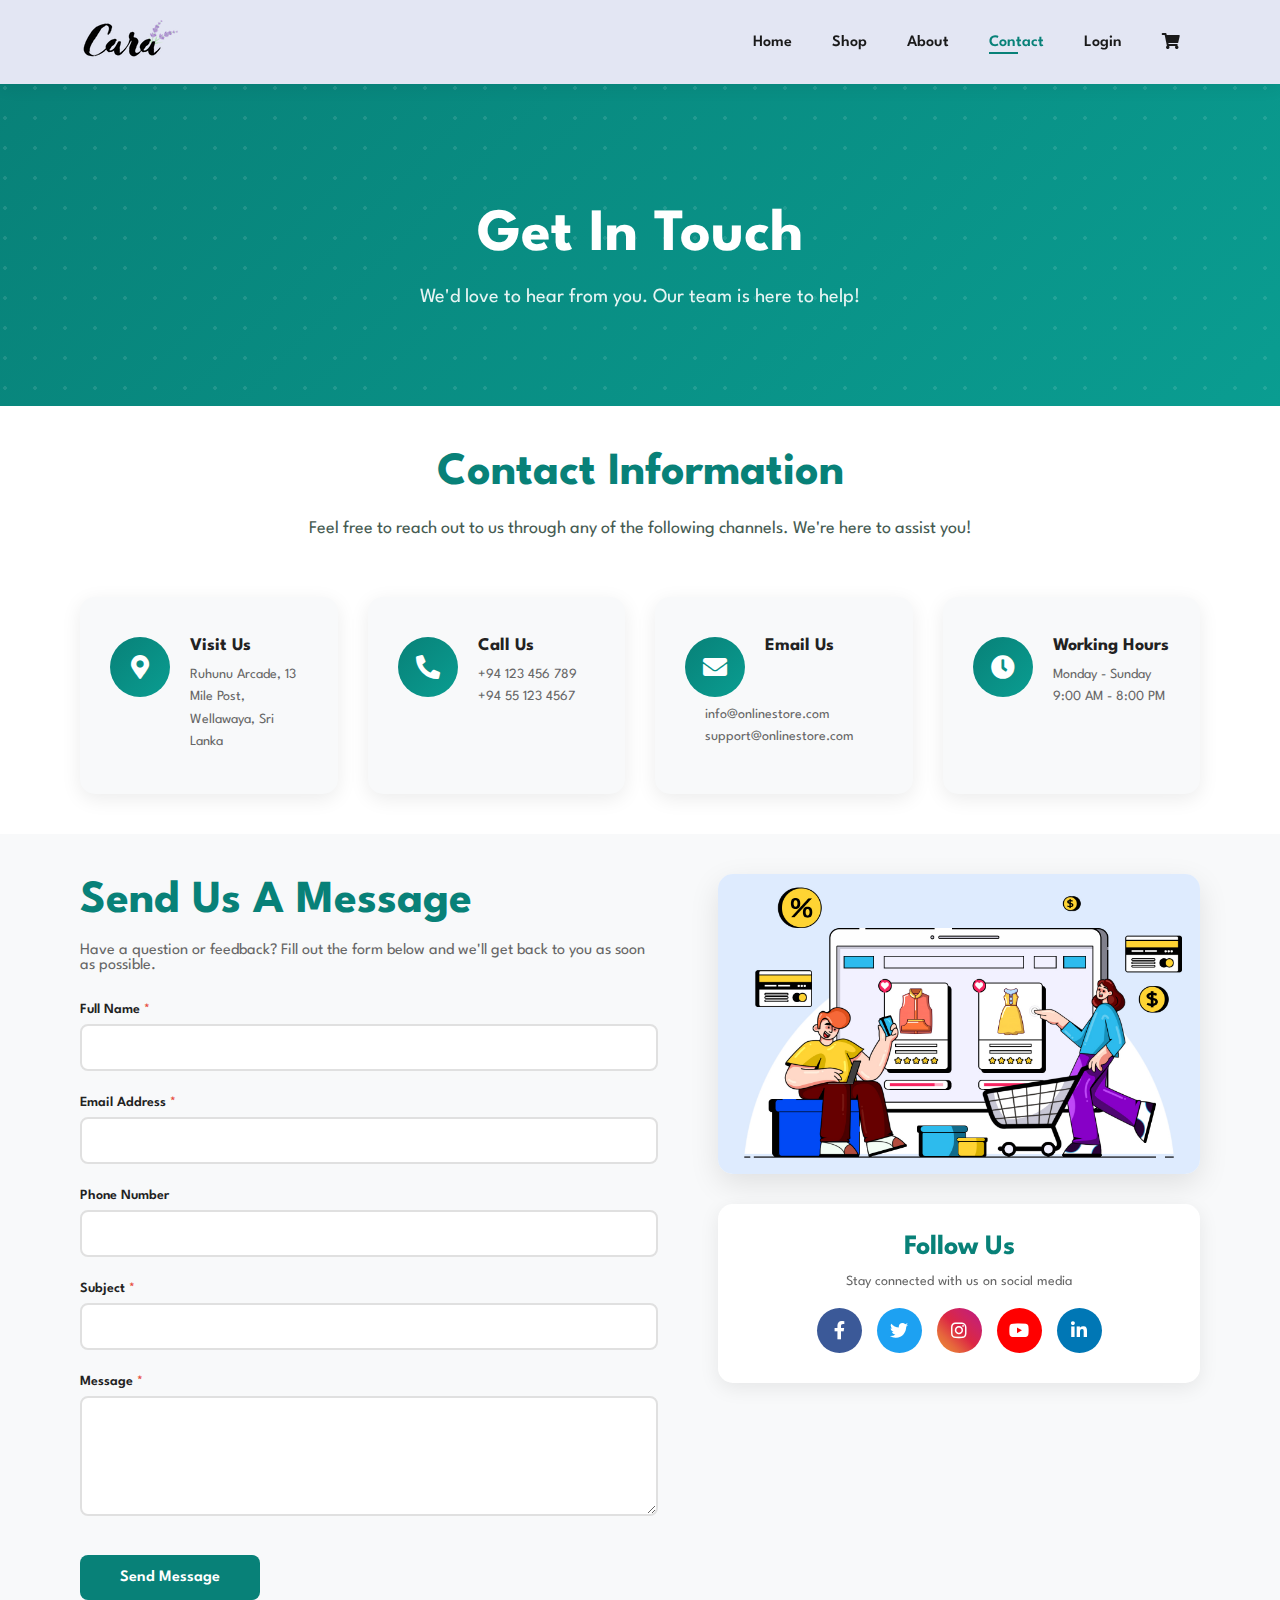
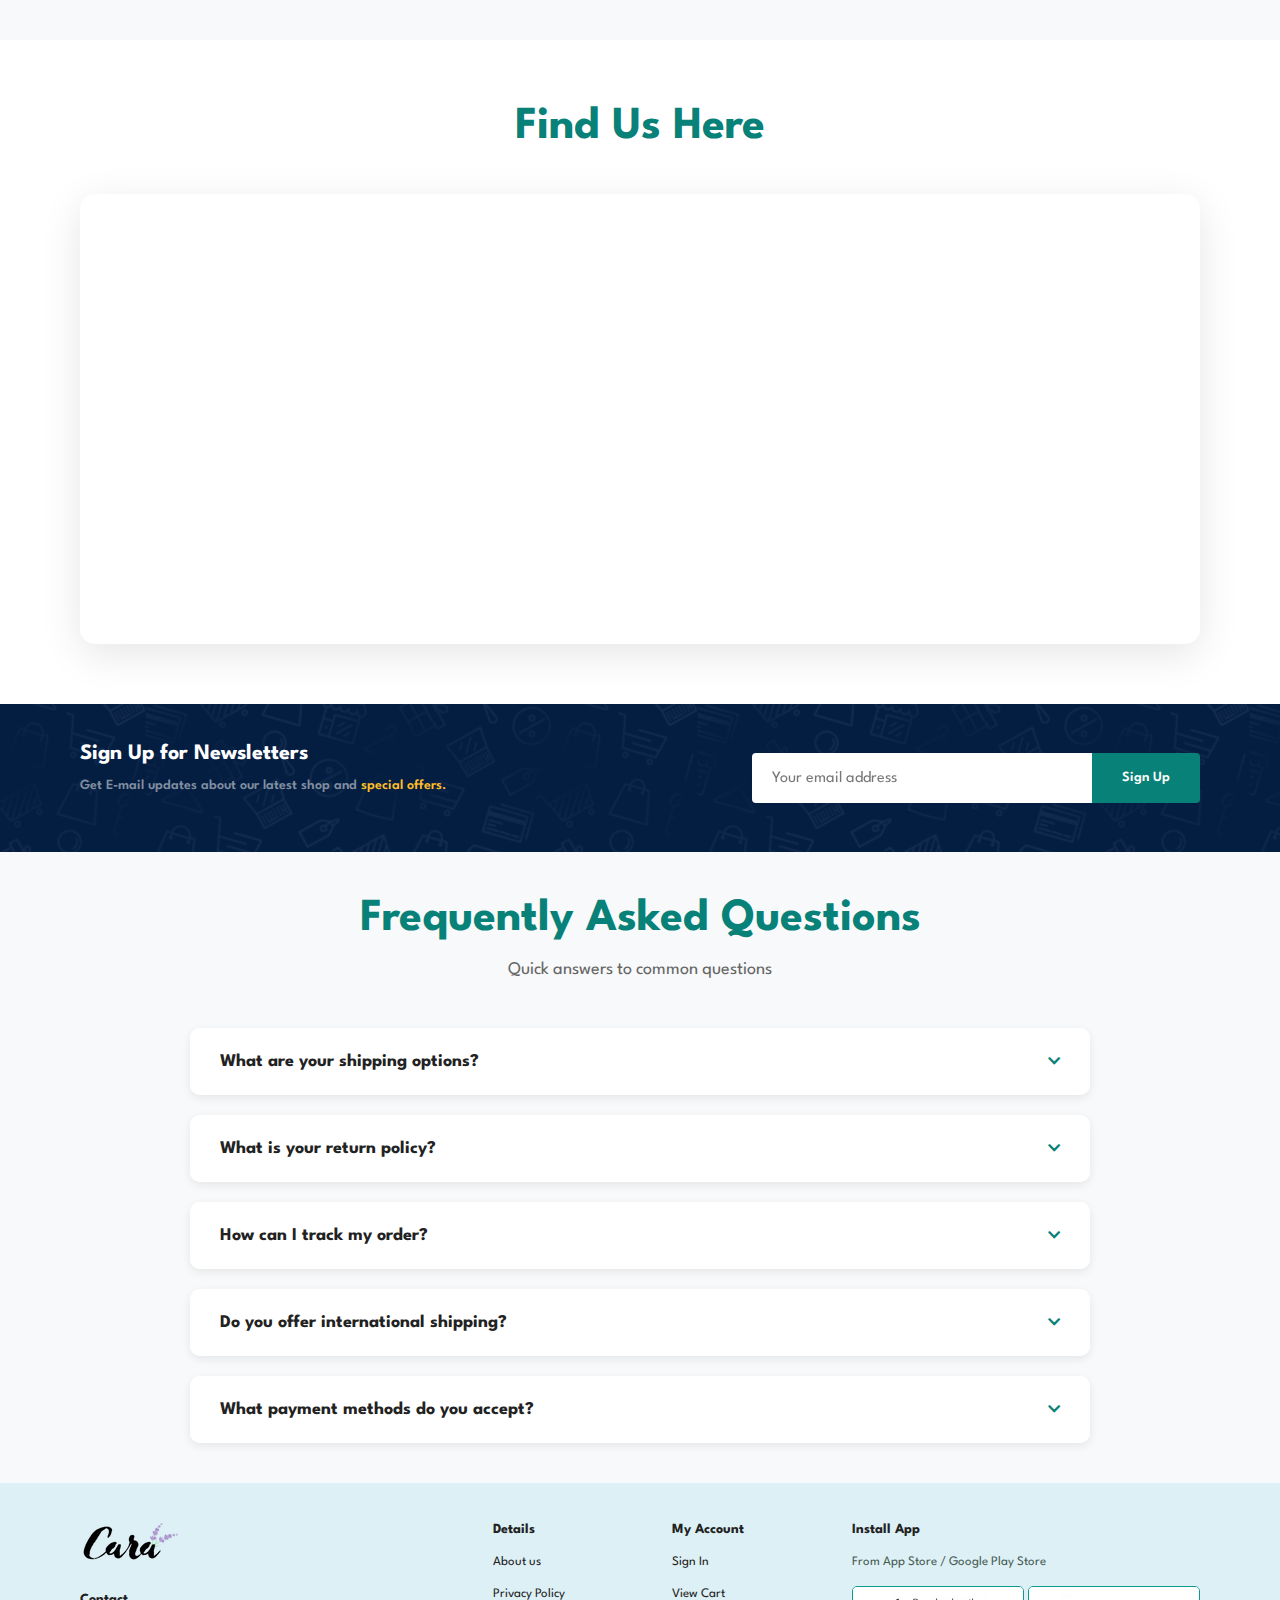
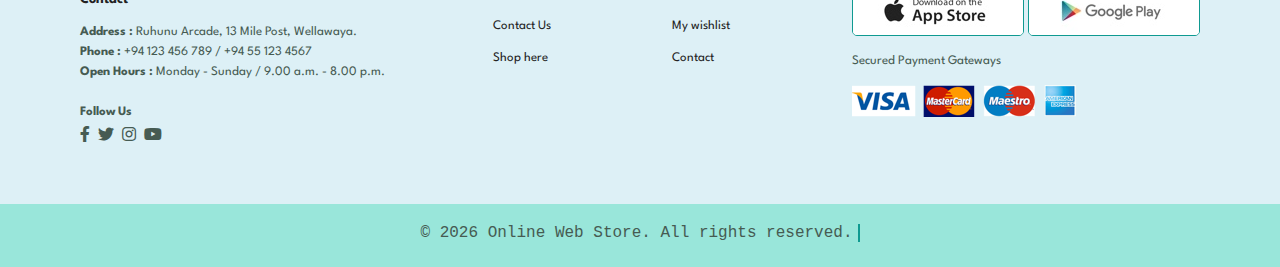
<file: contact.html>
<!DOCTYPE html>
<html lang="en">

<head>
    <meta charset="UTF-8">
    <meta http-equiv="X-UA-Compatible" content="IE=edge">
    <meta name="viewport" content="width=device-width, initial-scale=1.0">
    <title>Contact Us - Online Web Store</title>
    <link rel="stylesheet" href="https://pro.fontawesome.com/releases/v5.10.0/css/all.css" />
    <link rel="stylesheet" href="css/contact-style.css">
</head>

<body>

   <section id="header">
            <a href="index.html"><img src="img/logo.png" alt=""></a>
            
            <div id="navbar">
                <ul id="navilist">
                    <li><a href="index.html">Home</a></li>
                    <li><a href="shop.html">Shop</a></li>
                    <li><a href="about.html">About</a></li>
                    <li><a class="active" href="contact.html">Contact</a></li>
                    <li id="lg-link"><a href="login.html">Login</a></li>
                    <li id="pr-link" style="display: none;"><a href="myprofile.html"><i class="fas fa-user"></i></a></li>
                    <li><a href="cart.html"><i class="fas fa-shopping-cart"></i></a></li>
                </ul>
            </div>

        </section>

    <section id="contact-hero">
        <h1>Get In Touch</h1>
        <p>We'd love to hear from you. Our team is here to help!</p>
    </section>

    <section id="contact-info" class="section-p1">
        <div class="contact-details">
            <h2>Contact Information</h2>
            <p>Feel free to reach out to us through any of the following channels. We're here to assist you!</p>

            <div class="info-cards">
                <div class="info-card">
                    <div class="icon-box">
                        <i class="fas fa-map-marker-alt"></i>
                    </div>
                    <div class="info-content">
                        <h4>Visit Us</h4>
                        <p>Ruhunu Arcade, 13 Mile Post,<br>Wellawaya, Sri Lanka</p>
                    </div>
                </div>

                <div class="info-card">
                    <div class="icon-box">
                        <i class="fas fa-phone-alt"></i>
                    </div>
                    <div class="info-content">
                        <h4>Call Us</h4>
                        <p>+94 123 456 789<br>+94 55 123 4567</p>
                    </div>
                </div>

                <div class="info-card">
                    <div class="icon-box">
                        <i class="fas fa-envelope"></i>
                    </div>
                    <div class="info-content">
                        <h4>Email Us</h4>
                        <div class="mails">
                        <p>info@onlinestore.com<br>support@onlinestore.com</p>
                        </div>
                    </div>
                </div>

                <div class="info-card">
                    <div class="icon-box">
                        <i class="fas fa-clock"></i>
                    </div>
                    <div class="info-content">
                        <h4>Working Hours</h4>
                        <p>Monday - Sunday<br>9:00 AM - 8:00 PM</p>
                    </div>
                </div>
            </div>
        </div>
    </section>

    <section id="contact-form-section" class="section-p1">
        <div class="form-container">
            <div class="form-left">
                <h2>Send Us A Message</h2>
                <p>Have a question or feedback? Fill out the form below and we'll get back to you as soon as possible.</p>

                <form id="contactForm">
                    <div class="form-group">
                        <label for="name">Full Name <span>*</span></label>
                        <input type="text" id="name" name="name" required>
                    </div>

                    <div class="form-group">
                        <label for="email">Email Address <span>*</span></label>
                        <input type="email" id="email" name="email" required>
                    </div>

                    <div class="form-group">
                        <label for="phone">Phone Number</label>
                        <input type="tel" id="phone" name="phone">
                    </div>

                    <div class="form-group">
                        <label for="subject">Subject <span>*</span></label>
                        <input type="text" id="subject" name="subject" required>
                    </div>

                    <div class="form-group">
                        <label for="message">Message <span>*</span></label>
                        <textarea id="message" name="message" rows="6" required></textarea>
                    </div>

                    <button type="submit" class="normal">Send Message</button>
                </form>
            </div>

            <div class="form-right">
                <div class="contact-image">
                    <img src="img/a6.jpg" alt="Contact Us">
                </div>

                <div class="social-contact">
                    <h3>Follow Us</h3>
                    <p>Stay connected with us on social media</p>
                    <div class="social-icons">
                        <a href="#" class="social-link facebook">
                            <i class="fab fa-facebook-f"></i>
                        </a>
                        <a href="#" class="social-link twitter">
                            <i class="fab fa-twitter"></i>
                        </a>
                        <a href="#" class="social-link instagram">
                            <i class="fab fa-instagram"></i>
                        </a>
                        <a href="#" class="social-link youtube">
                            <i class="fab fa-youtube"></i>
                        </a>
                        <a href="#" class="social-link linkedin">
                            <i class="fab fa-linkedin-in"></i>
                        </a>
                    </div>
                </div>
            </div>
        </div>
    </section>

    <section id="map-section">
        <div class="map-container">
            <h2>Find Us Here</h2>
            <div class="map-wrapper">
                <iframe 
                    src="https://www.google.com/maps/embed?pb=!1m18!1m12!1m3!1d3960.798098724588!2d81.10567!3d6.91667!2m3!1f0!2f0!3f0!3m2!1i1024!2i768!4f13.1!3m3!1m2!1s0x0%3A0x0!2zNsKwNTUnMDAuMCJOIDgxwrAwNicyMC40IkU!5e0!3m2!1sen!2slk!4v1234567890"
                    width="100%" 
                    height="450" 
                    style="border:0;" 
                    allowfullscreen="" 
                    loading="lazy" 
                    referrerpolicy="no-referrer-when-downgrade">
                </iframe>
            </div>
        </div>
    </section>

    <section id="newsletter" class="section-p1">

            <div id="txtinfo">
                <h4>Sign Up for Newsletters</h4>
                <p>Get E-mail updates about our latest shop and <span>special offers.</span></p>
            </div>

            <div id="form">
                <input type="text" id="email" required>
                <label for="email">Your email address</label>
                <button class="normal" onclick="newsletterSignup()">Sign Up</button>
            </div>
        </section>

    <section id="faq-section" class="section-p1">
        <div class="faq-container">
            <h2>Frequently Asked Questions</h2>
            <p class="faq-subtitle">Quick answers to common questions</p>

            <div class="faq-items">
                <div class="faq-item">
                    <input type="checkbox" id="faq1">
                    <label for="faq1" class="faq-question">
                        <h4>What are your shipping options?</h4>
                        <i class="fas fa-chevron-down"></i>
                    </label>
                    <div class="faq-answer">
                        <p>We offer free standard shipping on all orders. Express shipping is available for an additional fee. All orders are processed within 24-48 hours and typically arrive within 3-7 business days.</p>
                    </div>
                </div>

                <div class="faq-item">
                    <input type="checkbox" id="faq2">
                    <label for="faq2" class="faq-question">
                        <h4>What is your return policy?</h4>
                        <i class="fas fa-chevron-down"></i>
                    </label>
                    <div class="faq-answer">
                        <p>We offer a 30-day return policy on all items. Products must be unworn, unwashed, and in original condition with tags attached. Return shipping is free for defective items.</p>
                    </div>
                </div>

                <div class="faq-item">
                    <input type="checkbox" id="faq3">
                    <label for="faq3" class="faq-question">
                        <h4>How can I track my order?</h4>
                        <i class="fas fa-chevron-down"></i>
                    </label>
                    <div class="faq-answer">
                        <p>Once your order ships, you'll receive a tracking number via email. You can use this number to track your package on our website or the carrier's website.</p>
                    </div>
                </div>

                <div class="faq-item">
                    <input type="checkbox" id="faq4">
                    <label for="faq4" class="faq-question">
                        <h4>Do you offer international shipping?</h4>
                        <i class="fas fa-chevron-down"></i>
                    </label>
                    <div class="faq-answer">
                        <p>Yes! We ship to most countries worldwide. International shipping rates and delivery times vary by location. Please check at checkout for specific details.</p>
                    </div>
                </div>

                <div class="faq-item">
                    <input type="checkbox" id="faq5">
                    <label for="faq5" class="faq-question">
                        <h4>What payment methods do you accept?</h4>
                        <i class="fas fa-chevron-down"></i>
                    </label>
                    <div class="faq-answer">
                        <p>We accept all major credit cards (Visa, MasterCard, American Express), PayPal, and various local payment methods. All transactions are secured and encrypted.</p>
                    </div>
                </div>
            </div>
        </div>
    </section>

    

    <footer class="section-p1">
        <div class="col">
            <img class="ftlogo" src="img/logo.png" alt="web_logo_footer">
            <h4>Contact</h4>
            <p><strong>Address :</strong> Ruhunu Arcade, 13 Mile Post, Wellawaya. </p>
            <p><strong>Phone :</strong> +94 123 456 789 / +94 55 123 4567 </p>
            <p><strong>Open Hours :</strong> Monday - Sunday / 9.00 a.m. - 8.00 p.m. </p>
            <div class="follow">
                <p><strong>Follow Us</strong></p>
                <div class="icon">
                    <i class="fab fa-facebook-f"></i>
                    <i class="fab fa-twitter"></i>
                    <i class="fab fa-instagram"></i>
                    <i class="fab fa-youtube"></i>
                </div>
            </div>
        </div>

        <div class="col">
            <h4>Details</h4>
            <a href="#">About us</a>
            <a href="#">Privacy Policy</a>
            <a href="contact.html">Contact Us</a>
            <a href="shop.html">Shop here</a>
        </div>

        <div class="col">
            <h4>My Account</h4>
            <a href="#">Sign In</a>
            <a href="cart.html">View Cart</a>
            <a href="cart.html">My wishlist</a>
            <a href="contact.html">Contact</a>
        </div>

        <div class="col install">
            <h4>Install App</h4>
            <p>From App Store / Google Play Store</p>
            <div class="row">
                <img src="img/pay/app.jpg" alt="apple pay logo">
                <img src="img/pay/play.jpg" alt="google pay logo">
            </div>
            <p>Secured Payment Gateways</p>
            <img src="img/pay/pay.png" alt="payhere logo">
        </div>
    </footer>

    <div class="copyright">
        <p id="footercopyright">&copy; 2026 Online Web Store. All rights reserved.</p>
    </div>


    <script>
        // Newsletter Signup Function
        function newsletterSignup() {
        // Get the email input value
        const emailInput = document.getElementById("email");
        
        // Simple check to ensure the field isn't empty
        if (emailInput.value.trim() === "") {
            alert("Please enter your email address first.");
            return;
        }

        // The message you requested
        alert("Thanks for subscribing our newsletter\nCheck out our daily mails and weekly offors for get a good chance !");
        
        // Clear the input field after signing up
        emailInput.value = "";
    }

    function updateNav() {
    const isLoggedIn = sessionStorage.getItem("isLoggedIn");
    const loginLink = document.getElementById("lg-link");
    const profileLink = document.getElementById("pr-link");

    if (isLoggedIn === "true") {
        if (loginLink) loginLink.style.display = "none";
        if (profileLink) profileLink.style.display = "block";
    } else {
        if (loginLink) loginLink.style.display = "block";
        if (profileLink) profileLink.style.display = "none";
    }
}

// Run the function when the page loads
window.onload = updateNav;

function updateNav() {
    const isLoggedIn = sessionStorage.getItem("isLoggedIn");
    const loginLink = document.getElementById("lg-link");
    const profileLink = document.getElementById("pr-link");

    if (isLoggedIn === "true") {
        if (loginLink) loginLink.style.display = "none";
        if (profileLink) profileLink.style.display = "block";
    } else {
        if (loginLink) loginLink.style.display = "block";
        if (profileLink) profileLink.style.display = "none";
    }
}

// Run the function when the page loads
window.onload = updateNav;
    </script>


</body>

</html>
</file>
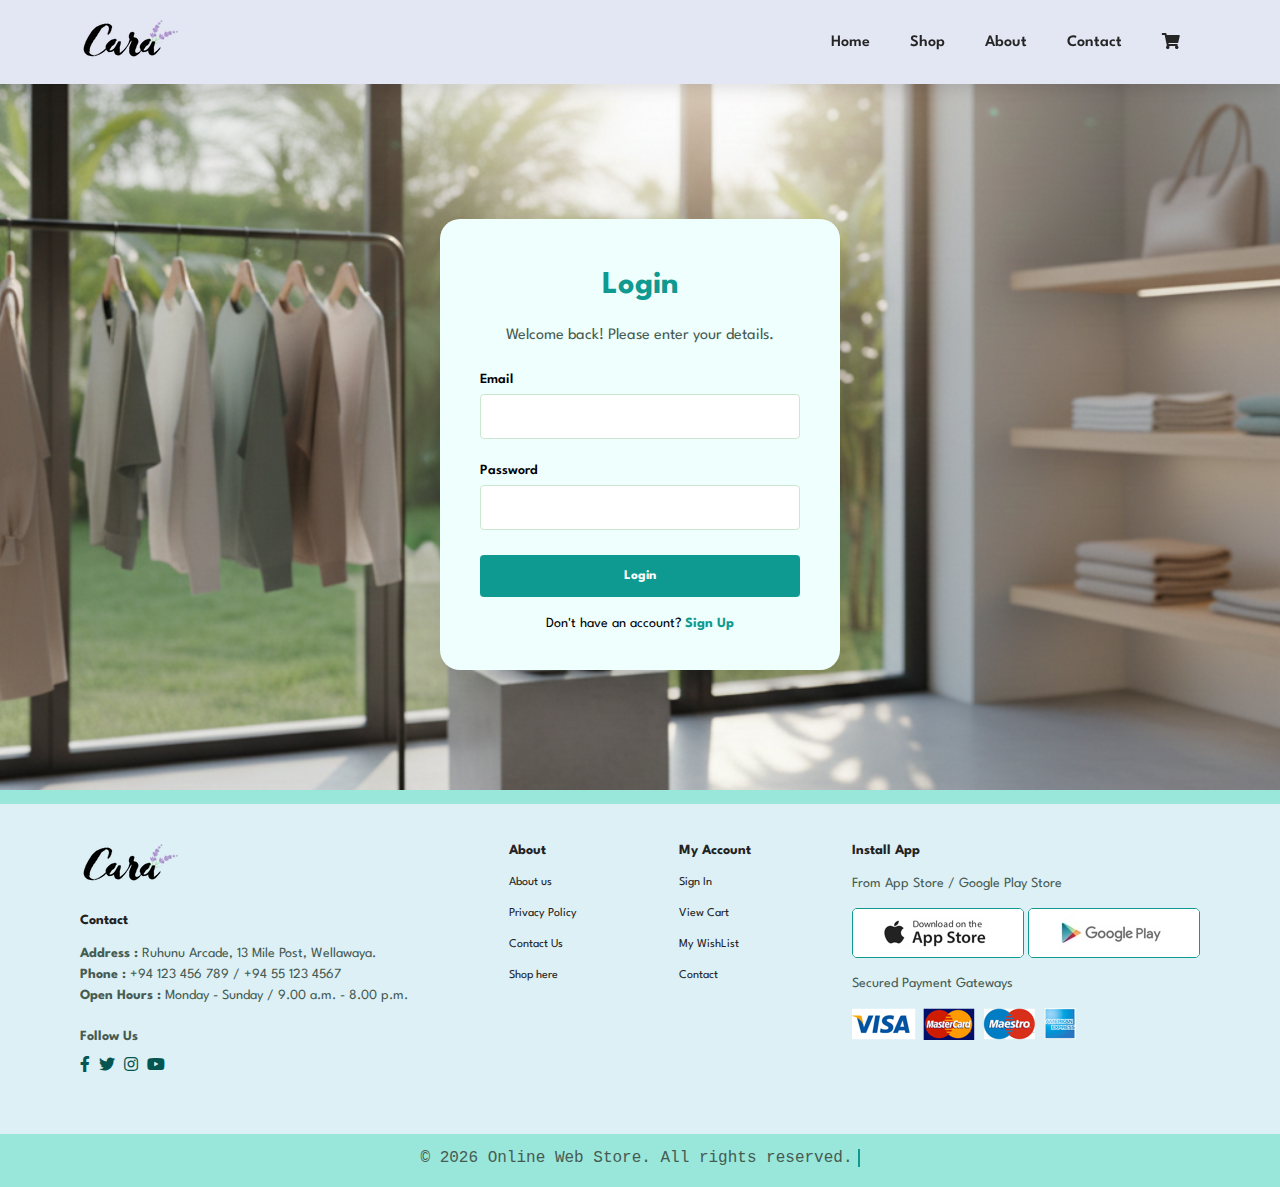
<file: login.html>
<!DOCTYPE html>
<html lang="en">
<head>
    <meta charset="UTF-8">
    <meta name="viewport" content="width=device-width, initial-scale=1.0">
    <title>Login - Online Web Store</title>
    <link rel="stylesheet" href="https://pro.fontawesome.com/releases/v5.10.0/css/all.css" />
    <link rel="stylesheet" href="style.css">
    <style>

        body {
            background-color: rgb(153, 230, 218);
            background-image: url(/img/bgimgforlogin.png);
            background-repeat: no-repeat;
            background-size: contain;
            background-color: rgb(153, 230, 218);
        }
        #login-container {
            display: flex;
            justify-content: center;
            align-items: center;
            min-height: 80vh;
            padding: 40px 80px;
        }

        .form-box {
            width: 400px;
            background: #fff;
            padding: 40px;
            border-radius: 20px;
            box-shadow: 20px 20px 40px rgba(0, 0, 0, 0.2);
            text-align: center;
            background-color: rgb(239, 255, 253);
        }

        .form-box h2 {
            color: #0f9a91;
            margin-bottom: 10px;
            font-size: 32px;
        }

        .form-box p {
            margin-bottom: 30px;
        }

        .input-group {
            position: relative;
            margin-bottom: 25px;
            text-align: left;
        }

        .input-group label {
            display: block;
            font-weight: 600;
            margin-bottom: 8px;
            font-size: 14px;
        }

        .input-group input {
            width: 100%;
            height: 45px;
            padding: 0 15px;
            border: 1px solid #cce7d0;
            border-radius: 4px;
            outline: none;
        }

        .input-group input:focus {
            border-color: #0f9a91;
        }

        .form-box button {
            width: 100%;
            background-color: #0f9a91;
            color: #fff;
            border: none;
            padding: 15px;
            font-weight: 700;
            border-radius: 4px;
            cursor: pointer;
            transition: 0.3s;
        }

        .form-box button:hover {
            background-color: #088178;
        }

        .toggle-link {
            margin-top: 20px;
            font-size: 14px;
        }

        .toggle-link a {
            color: #0f9a91;
            text-decoration: none;
            font-weight: 700;
        }
    </style>
</head>
<body>

    <section id="header">
        <a href="index.html"><img src="img/logo.png" alt=""></a>
        <div id="navbar">
            <ul id="navilist">
                <li><a href="index.html">Home</a></li>
                <li><a href="shop.html">Shop</a></li>
                <li><a href="about.html">About</a></li>
                <li><a href="contact.html">Contact</a></li>
                <li><a href="cart.html"><i class="fas fa-shopping-cart"></i></a></li>
            </ul>
        </div>
    </section>

    <section id="login-container">
        <div class="form-box" id="auth-box">
            <h2 id="form-title">Login</h2>
            <p id="form-desc">Welcome back! Please enter your details.</p>

            <form id="auth-form">
                <div class="input-group">
                    <label for="email">Email</label>
                    <input type="email" id="user-email" required>
                </div>
                <div class="input-group">
                    <label for="password">Password</label>
                    <input type="password" id="user-password" required>
                </div>
                <button type="submit" id="submit-btn">Login</button>
            </form>

            <div class="toggle-link">
                <span id="toggle-text">Don't have an account?</span> 
                <a href="#" onclick="toggleAuth()">Sign Up</a>
            </div>
        </div>
    </section>

    <footer class="section-p1">
        <div class="col">
            <img class="ftlogo" src="img/logo.png" alt="web_logo_footer">
            <h4>Contact</h4>
            <p><strong>Address :</strong> Ruhunu Arcade, 13 Mile Post, Wellawaya. </p>
            <p><strong>Phone :</strong> +94 123 456 789 / +94 55 123 4567 </p>
            <p><strong>Open Hours :</strong> Monday - Sunday / 9.00 a.m. - 8.00 p.m. </p>
            <div class="follow">
                <p><strong>Follow Us</strong></p>
                <div class="icon">
                    <i class="fab fa-facebook-f"></i>
                    <i class="fab fa-twitter"></i>
                    <i class="fab fa-instagram"></i>
                    <i class="fab fa-youtube"></i>
                </div>
            </div>
        </div>

        <div class="col">
            <h4>About</h4>
            <a href="about.html">About us</a>
            <a href="#">Privacy Policy</a>
            <a href="contact.html">Contact Us</a>
            <a href="#">Shop here</a>
        </div>

        <div class="col">
            <h4>My Account</h4>
            <a href="login.html">Sign In</a>
            <a href="cart.html">View Cart</a>
            <a href="#">My WishList</a>
            <a href="contact.html">Contact</a>
        </div>

        <div class="col install">
            <h4>Install App</h4>
            <p>From App Store / Google Play Store</p>
            <div class="row">
                <img src="img/pay/app.jpg" alt="apple pay logo">
                <img src="img/pay/play.jpg" alt="google pay logo">
            </div>
            <p>Secured Payment Gateways</p>
            <img src="img/pay/pay.png" alt="payhere logo">
        </div>
    </footer>

    <div class="copyright">
        <p id="footercopyright">&copy; 2026 Online Web Store. All rights reserved.</p>
    </div>

    <script>
        let isLogin = true;

        function toggleAuth() {
            isLogin = !isLogin;
            const title = document.getElementById('form-title');
            const desc = document.getElementById('form-desc');
            const btn = document.getElementById('submit-btn');
            const toggleText = document.getElementById('toggle-text');
            const toggleLink = document.querySelector('.toggle-link a');

            if (isLogin) {
                title.innerText = "Login";
                desc.innerText = "Welcome back! Please enter your details.";
                btn.innerText = "Login";
                toggleText.innerText = "Don't have an account?";
                toggleLink.innerText = "Sign Up";
            } else {
                title.innerText = "Sign Up";
                desc.innerText = "Join us today for exclusive fashion deals!";
                btn.innerText = "Create Account";
                toggleText.innerText = "Already have an account?";
                toggleLink.innerText = "Login";
            }
        }

        document.getElementById('auth-form').addEventListener('submit', function(e) {
            e.preventDefault();
            const email = document.getElementById('user-email').value;
            const pass = document.getElementById('user-password').value;

            if (isLogin) {
                // Login Logic
                const storedUser = JSON.parse(localStorage.getItem(email));
                if (storedUser && storedUser.password === pass) {
                    alert("✅ Login successful! Redirecting...");
                    sessionStorage.setItem("isLoggedIn", "true");
                    window.location.href = "index.html";
                } else {
                    alert("❌ Invalid email or password.");
                }
            } else {
                // Sign Up Logic
                if (localStorage.getItem(email)) {
                    alert("⚠️ This email is already registered.");
                } else {
                    const userData = { email: email, password: pass };
                    localStorage.setItem(email, JSON.stringify(userData));
                    alert("🎉 Account created successfully! You can now login.");
                    toggleAuth();
                }
            }
        });
    </script>
</body>
</html>
</file>
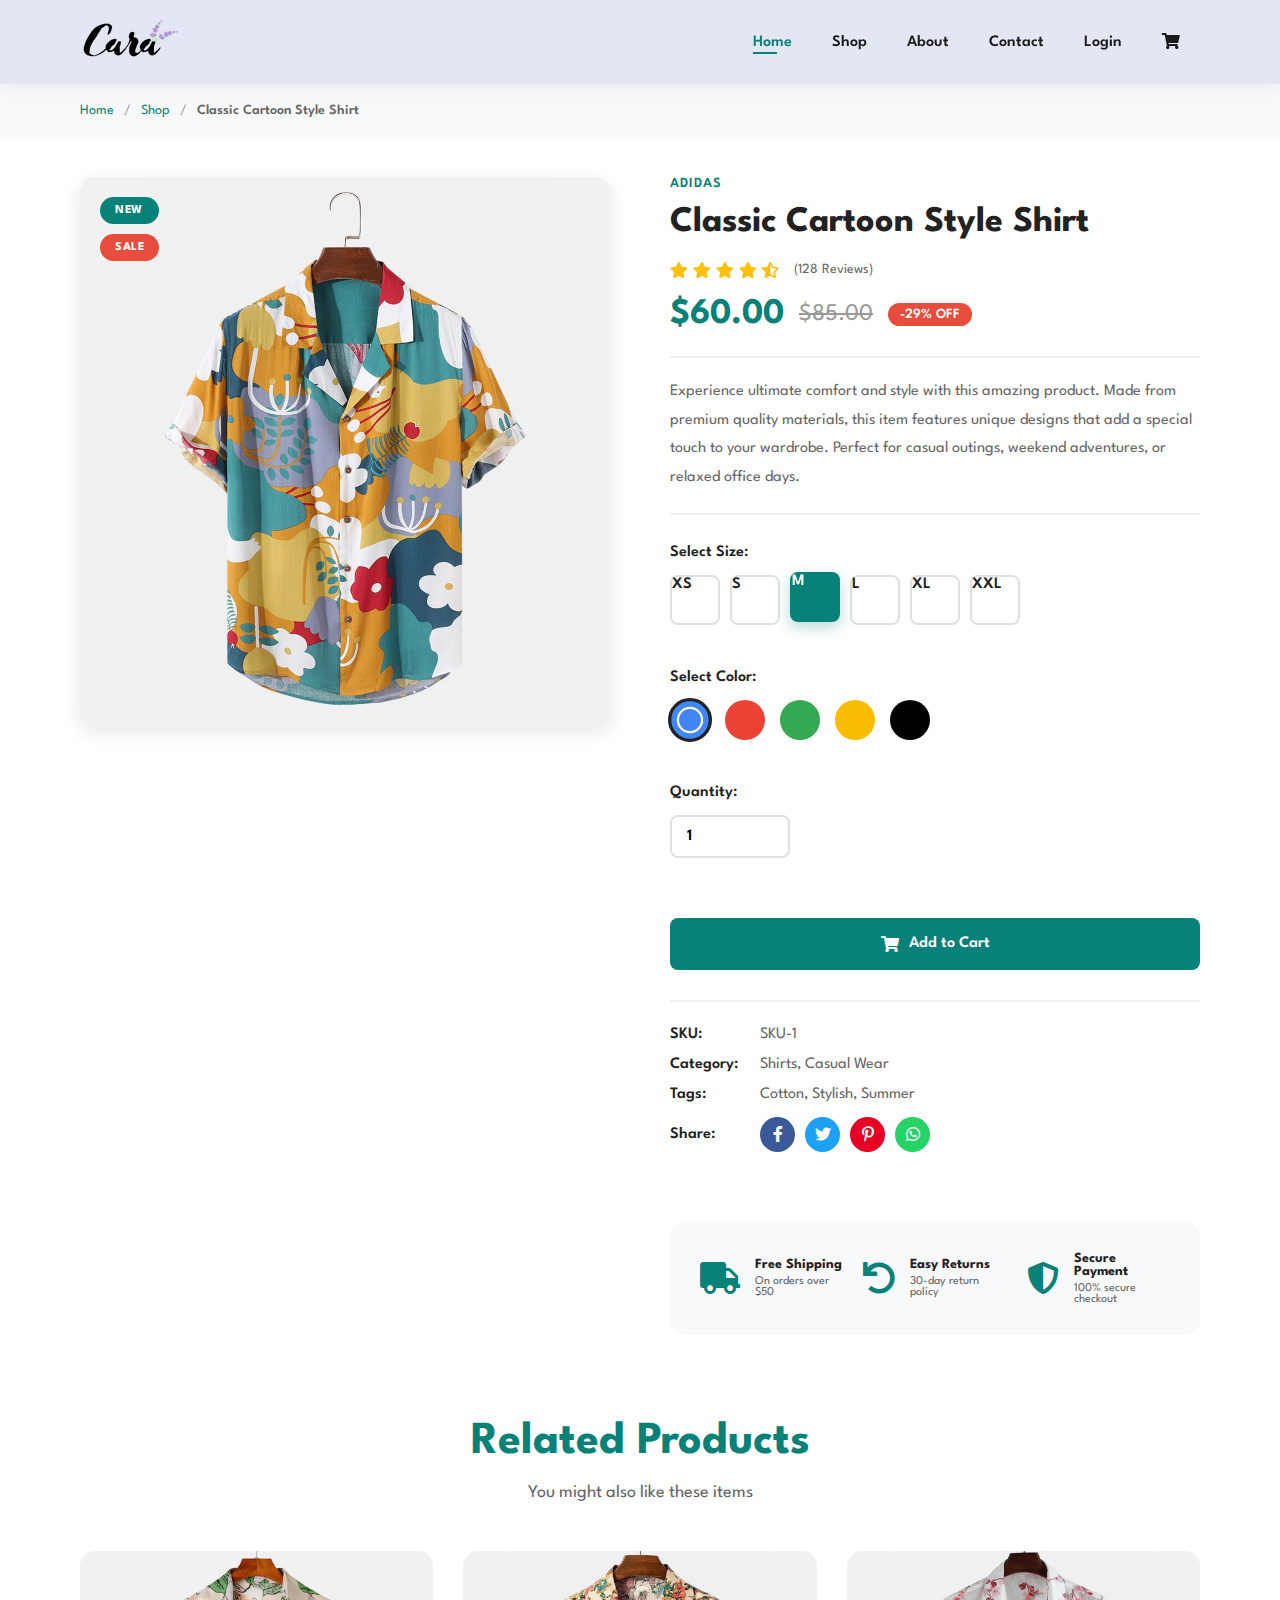
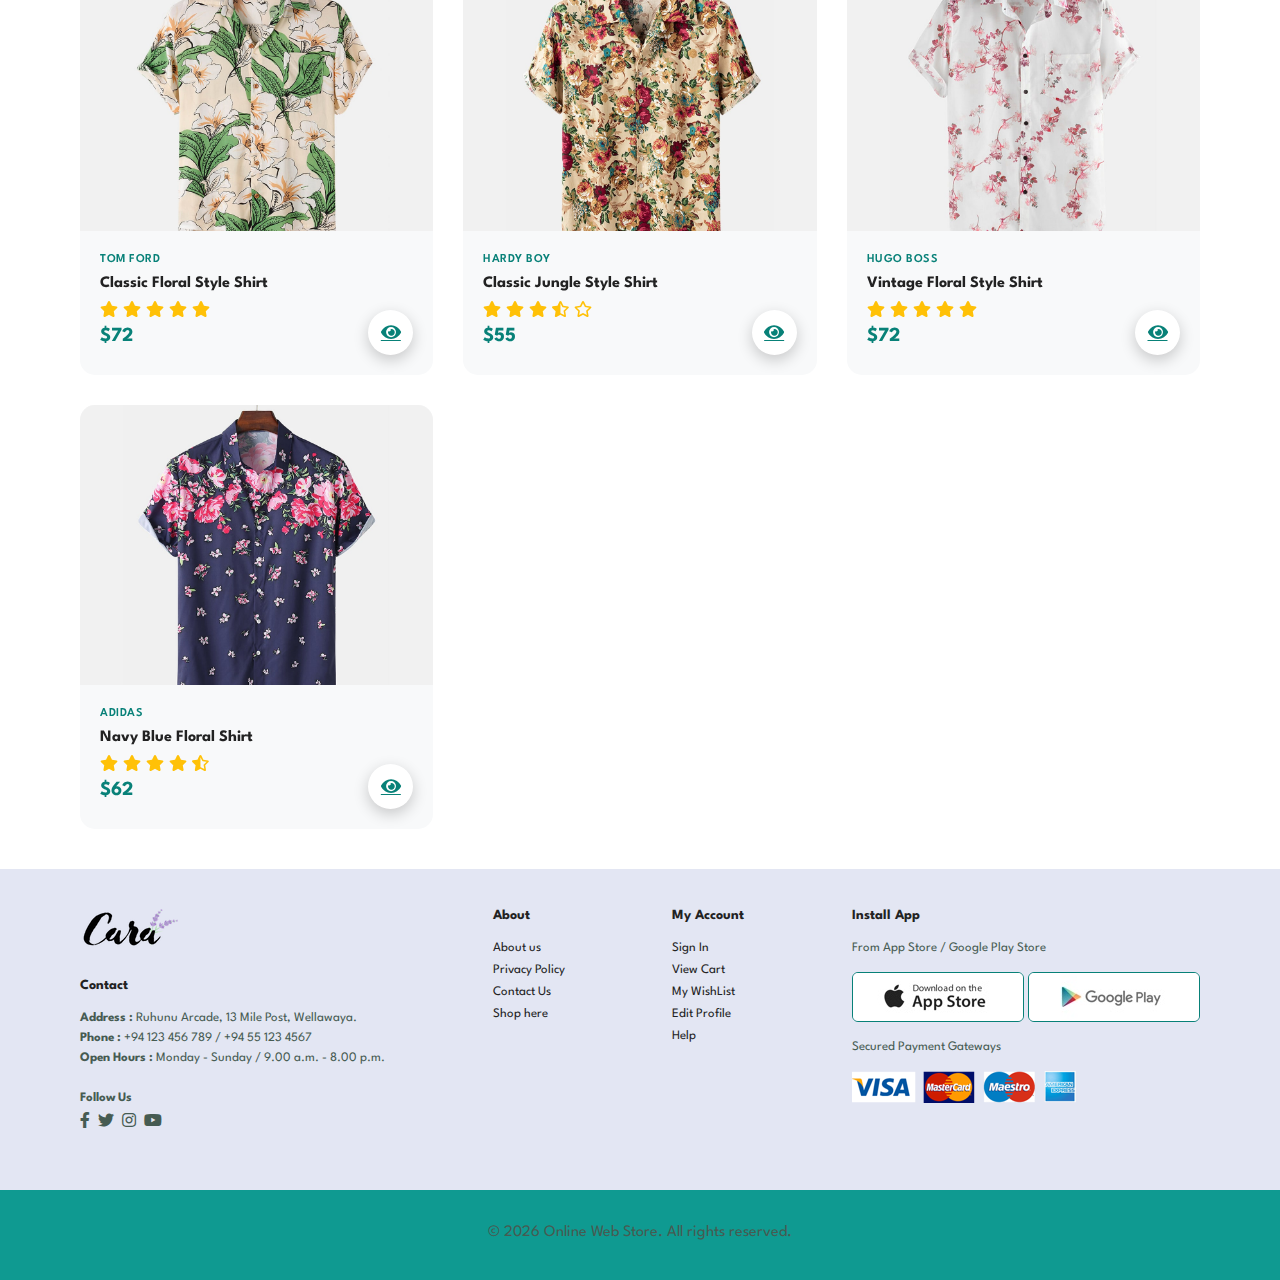
<file: product-detail.html>
<!DOCTYPE html>
<html lang="en">

<head>
    <meta charset="UTF-8">
    <meta http-equiv="X-UA-Compatible" content="IE=edge">
    <meta name="viewport" content="width=device-width, initial-scale=1.0">
    <title>Product Details - Online Web Store</title>
    <link rel="stylesheet" href="https://pro.fontawesome.com/releases/v5.10.0/css/all.css" />
    <link rel="stylesheet" href="css/product-detail-style.css">
</head>

<body>

    <section id="header">
            <a href="index.html"><img src="img/logo.png" alt=""></a>
            
            <div id="navbar">
                <ul id="navilist">
                    <li><a class="active" href="index.html">Home</a></li>
                    <li><a href="shop.html">Shop</a></li>
                    <li><a href="about.html">About</a></li>
                    <li><a href="contact.html">Contact</a></li>
                    <li id="lg-link"><a href="login.html">Login</a></li>
                    <li id="pr-link" style="display: none;"><a href="myprofile.html"><i class="fas fa-user"></i></a></li>
                    <li><a href="cart.html"><i class="fas fa-shopping-cart"></i></a></li>
                </ul>
            </div>

        </section>

    <section id="breadcrumb">
        <div class="breadcrumb-container">
            <a href="index.html">Home</a>
            <span>/</span>
            <a href="index.html">Shop</a>
            <span>/</span>
            <span class="current" id="breadcrumb-product">Product</span>
        </div>
    </section>

    <section id="product-detail" class="section-p1">
        <div class="product-container">
            <div class="product-images">
                <div class="main-image">
                    <img src="img/products/f1.jpg" alt="Product Image" id="MainImg">
                    <div class="image-badges">
                        <span class="badge new">New</span>
                        <span class="badge sale">Sale</span>
                    </div>
                </div>
               
            </div>

            <div class="product-info">
                <h6 class="product-category" id="product-brand">Brand</h6>
                <h2 class="product-title" id="product-name">Product Name</h2>
                
                <div class="product-rating">
                    <div class="stars">
                        <i class="fas fa-star"></i>
                        <i class="fas fa-star"></i>
                        <i class="fas fa-star"></i>
                        <i class="fas fa-star"></i>
                        <i class="fas fa-star-half-alt"></i>
                    </div>
                    <span class="rating-count">(128 Reviews)</span>
                </div>

                <div class="product-price">
                    <span class="current-price" id="product-price">$60.00</span>
                    <span class="original-price" id="original-price">$85.00</span>
                    <span class="discount">-29% OFF</span>
                </div>

                <div class="product-description">
                    <p>Experience ultimate comfort and style with this amazing product. Made from premium quality materials, this item features unique designs that add a special touch to your wardrobe. Perfect for casual outings, weekend adventures, or relaxed office days.</p>
                </div>

                <div class="product-options">
                    <div class="option-group">
                        <label>Select Size:</label>
                        <div class="size-options">
                            <input type="radio" name="size" id="size-xs" value="XS">
                            <label for="size-xs" class="size-btn">XS</label>

                            <input type="radio" name="size" id="size-s" value="S">
                            <label for="size-s" class="size-btn">S</label>

                            <input type="radio" name="size" id="size-m" value="M" checked>
                            <label for="size-m" class="size-btn">M</label>

                            <input type="radio" name="size" id="size-l" value="L">
                            <label for="size-l" class="size-btn">L</label>

                            <input type="radio" name="size" id="size-xl" value="XL">
                            <label for="size-xl" class="size-btn">XL</label>

                            <input type="radio" name="size" id="size-xxl" value="XXL">
                            <label for="size-xxl" class="size-btn">XXL</label>
                        </div>
                    </div>

                    <div class="option-group">
                        <label>Select Color:</label>
                        <div class="color-options">
                            <input type="radio" name="color" id="color-1" value="blue" checked>
                            <label for="color-1" class="color-btn" style="background: #4285F4;"></label>

                            <input type="radio" name="color" id="color-2" value="red">
                            <label for="color-2" class="color-btn" style="background: #EA4335;"></label>

                            <input type="radio" name="color" id="color-3" value="green">
                            <label for="color-3" class="color-btn" style="background: #34A853;"></label>

                            <input type="radio" name="color" id="color-4" value="yellow">
                            <label for="color-4" class="color-btn" style="background: #FBBC04;"></label>

                            <input type="radio" name="color" id="color-5" value="black">
                            <label for="color-5" class="color-btn" style="background: #000000;"></label>
                        </div>
                    </div>

                    <div class="option-group">
                        <label>Quantity:</label>
                        <div class="quantity-selector">
                            <input type="number" value="1" min="1" max="10" id="quantity">
                        </div>
                    </div>
                </div>

                <div class="product-actions">
                    <button class="btn-primary" onclick="addToCartFromDetail()">
                        <i class="fas fa-shopping-cart"></i> Add to Cart
                    </button>
                    
                </div>

                <div class="product-meta">
                    <div class="meta-item">
                        <span class="meta-label">SKU:</span>
                        <span class="meta-value" id="product-sku">SKU-12345</span>
                    </div>
                    <div class="meta-item">
                        <span class="meta-label">Category:</span>
                        <span class="meta-value">Shirts, Casual Wear</span>
                    </div>
                    <div class="meta-item">
                        <span class="meta-label">Tags:</span>
                        <span class="meta-value">Cotton, Stylish, Summer</span>
                    </div>
                    <div class="meta-item">
                        <span class="meta-label">Share:</span>
                        <div class="share-buttons">
                            <a href="#" class="share-btn facebook"><i class="fab fa-facebook-f"></i></a>
                            <a href="#" class="share-btn twitter"><i class="fab fa-twitter"></i></a>
                            <a href="#" class="share-btn pinterest"><i class="fab fa-pinterest-p"></i></a>
                            <a href="#" class="share-btn whatsapp"><i class="fab fa-whatsapp"></i></a>
                        </div>
                    </div>
                </div>

                <div class="product-features">
                    <div class="feature-item">
                        <i class="fas fa-truck"></i>
                        <div>
                            <h5>Free Shipping</h5>
                            <p>On orders over $50</p>
                        </div>
                    </div>
                    <div class="feature-item">
                        <i class="fas fa-undo"></i>
                        <div>
                            <h5>Easy Returns</h5>
                            <p>30-day return policy</p>
                        </div>
                    </div>
                    <div class="feature-item">
                        <i class="fas fa-shield-alt"></i>
                        <div>
                            <h5>Secure Payment</h5>
                            <p>100% secure checkout</p>
                        </div>
                    </div>
                </div>
            </div>
        </div>
    </section>

   

    <section id="related-products" class="section-p1">
        <h2>Related Products</h2>
        <p class="section-subtitle">You might also like these items</p>
        
        <div class="related-grid">
            <div class="related-product">
                <div class="related-image">
                    <img src="img/products/f2.jpg" alt="Related Product">
                    <div class="quick-view">Quick View</div>
                </div>
                <div class="related-info">
                    <span class="brand">Tom Ford</span>
                    <h4>Classic Floral Style Shirt</h4>
                    <div class="stars">
                        <i class="fas fa-star"></i>
                        <i class="fas fa-star"></i>
                        <i class="fas fa-star"></i>
                        <i class="fas fa-star"></i>
                        <i class="fas fa-star"></i>
                    </div>
                    <h4 class="price">$72</h4>
                </div>
                <a href="product-detail.html?id=2&name=Classic Floral Style Shirt&brand=tom ford&price=72&img=f2.jpg" class="cart-icon"><i class="fas fa-eye"></i></a>
            </div>

            <div class="related-product">
                <div class="related-image">
                    <img src="img/products/f3.jpg" alt="Related Product">
                    <div class="quick-view">Quick View</div>
                </div>
                <div class="related-info">
                    <span class="brand">Hardy Boy</span>
                    <h4>Classic Jungle Style Shirt</h4>
                    <div class="stars">
                        <i class="fas fa-star"></i>
                        <i class="fas fa-star"></i>
                        <i class="fas fa-star"></i>
                        <i class="fas fa-star-half-alt"></i>
                        <i class="far fa-star"></i>
                    </div>
                    <h4 class="price">$55</h4>
                </div>
                <a href="product-detail.html?id=3&name=Classic Jungle Style Shirt&brand=hardy boy&price=55&img=f3.jpg" class="cart-icon"><i class="fas fa-eye"></i></a>
            </div>

            <div class="related-product">
                <div class="related-image">
                    <img src="img/products/f4.jpg" alt="Related Product">
                    <div class="quick-view">Quick View</div>
                </div>
                <div class="related-info">
                    <span class="brand">Hugo Boss</span>
                    <h4>Vintage Floral Style Shirt</h4>
                    <div class="stars">
                        <i class="fas fa-star"></i>
                        <i class="fas fa-star"></i>
                        <i class="fas fa-star"></i>
                        <i class="fas fa-star"></i>
                        <i class="fas fa-star"></i>
                    </div>
                    <h4 class="price">$72</h4>
                </div>
                <a href="product-detail.html?id=4&name=Vintage Floral Style Shirt&brand=hugo boss&price=72&img=f4.jpg" class="cart-icon"><i class="fas fa-eye"></i></a>
            </div>

            <div class="related-product">
                <div class="related-image">
                    <img src="img/products/f5.jpg" alt="Related Product">
                    <div class="quick-view">Quick View</div>
                </div>
                <div class="related-info">
                    <span class="brand">Adidas</span>
                    <h4>Navy Blue Floral Shirt</h4>
                    <div class="stars">
                        <i class="fas fa-star"></i>
                        <i class="fas fa-star"></i>
                        <i class="fas fa-star"></i>
                        <i class="fas fa-star"></i>
                        <i class="fas fa-star-half-alt"></i>
                    </div>
                    <h4 class="price">$62</h4>
                </div>
                <a href="product-detail.html?id=5&name=Navy Blue Floral Shirt&brand=adidas&price=62&img=f5.jpg" class="cart-icon"><i class="fas fa-eye"></i></a>
            </div>
        </div>
    </section>



    <footer class="section-p1">
        <div class="col">
            <img class="ftlogo" src="img/logo.png" alt="web_logo_footer">
            <h4>Contact</h4>
            <p><strong>Address :</strong> Ruhunu Arcade, 13 Mile Post, Wellawaya. </p>
            <p><strong>Phone :</strong> +94 123 456 789 / +94 55 123 4567 </p>
            <p><strong>Open Hours :</strong> Monday - Sunday / 9.00 a.m. - 8.00 p.m. </p>
            <div class="follow">
                <p><strong>Follow Us</strong></p>
                <div class="icon">
                    <i class="fab fa-facebook-f"></i>
                    <i class="fab fa-twitter"></i>
                    <i class="fab fa-instagram"></i>
                    <i class="fab fa-youtube"></i>
                </div>
            </div>
        </div>

        <div class="col">
            <h4>About</h4>
            <a href="about.html">About us</a>
            <a href="#">Privacy Policy</a>
            <a href="contact.html">Contact Us</a>
            <a href="#">Shop here</a>
        </div>

        <div class="col">
            <h4>My Account</h4>
            <a href="#">Sign In</a>
            <a href="cart.html">View Cart</a>
            <a href="#">My WishList</a>
            <a href="#">Edit Profile</a>
            <a href="#">Help</a>
        </div>

        <div class="col install">
            <h4>Install App</h4>
            <p>From App Store / Google Play Store</p>
            <div class="row">
                <img src="img/pay/app.jpg" alt="apple pay logo">
                <img src="img/pay/play.jpg" alt="google pay logo">
            </div>
            <p>Secured Payment Gateways</p>
            <img src="img/pay/pay.png" alt="payhere logo">
        </div>
    </footer>

    <div class="copyright" style="background-color: #0f9a91; ">
        <p id="footercopyright">&copy; 2026 Online Web Store. All rights reserved.</p>
    </div>

<script>
// Get product details from URL parameters
const urlParams = new URLSearchParams(window.location.search);
const productName = urlParams.get('name') || 'Classic Cartoon Style Shirt';
const productBrand = urlParams.get('brand') || 'adidas';
const productPrice = urlParams.get('price') || '60';
const productImg = urlParams.get('img') || 'f1.jpg';
const productId = urlParams.get('id') || '1';

// Update page with product details
document.getElementById('product-name').textContent = productName;
document.getElementById('product-brand').textContent = productBrand;
document.getElementById('product-price').textContent = '$' + productPrice + '.00';
document.getElementById('original-price').textContent = '$' + (parseFloat(productPrice) + 25).toFixed(2);
document.getElementById('breadcrumb-product').textContent = productName;
document.getElementById('product-sku').textContent = 'SKU-' + productId;

// Update main image
document.getElementById('MainImg').src = 'img/products/' + productImg;

// Update first thumbnail
const firstThumb = document.querySelector('.thumb-img img');
if (firstThumb) {
    firstThumb.src = 'img/products/' + productImg;
}

// Function to add product to cart from detail page
function addToCartFromDetail() {
    const size = document.querySelector('input[name="size"]:checked').value;
    const color = document.querySelector('input[name="color"]:checked').value;
    const quantity = document.getElementById('quantity').value;
    
    let cart = JSON.parse(localStorage.getItem("cart")) || [];
    
    for (let i = 0; i < quantity; i++) {
        cart.push({
            name: productName,
            price: parseFloat(productPrice),
            brand: productBrand,
            image: 'img/products/' + productImg,
            size: size,
            color: color
        });
    }
    
    localStorage.setItem("cart", JSON.stringify(cart));
    alert("✅ " + quantity + " x " + productName + " added to cart! 🛒\nSize: " + size + "\nColor: " + color);
}
function updateNav() {
    const isLoggedIn = sessionStorage.getItem("isLoggedIn");
    const loginLink = document.getElementById("lg-link");
    const profileLink = document.getElementById("pr-link");

    if (isLoggedIn === "true") {
        if (loginLink) loginLink.style.display = "none";
        if (profileLink) profileLink.style.display = "block";
    } else {
        if (loginLink) loginLink.style.display = "block";
        if (profileLink) profileLink.style.display = "none";
    }
}

// Run the function when the page loads
window.onload = updateNav;
</script>
    
</body>

</html>
</file>
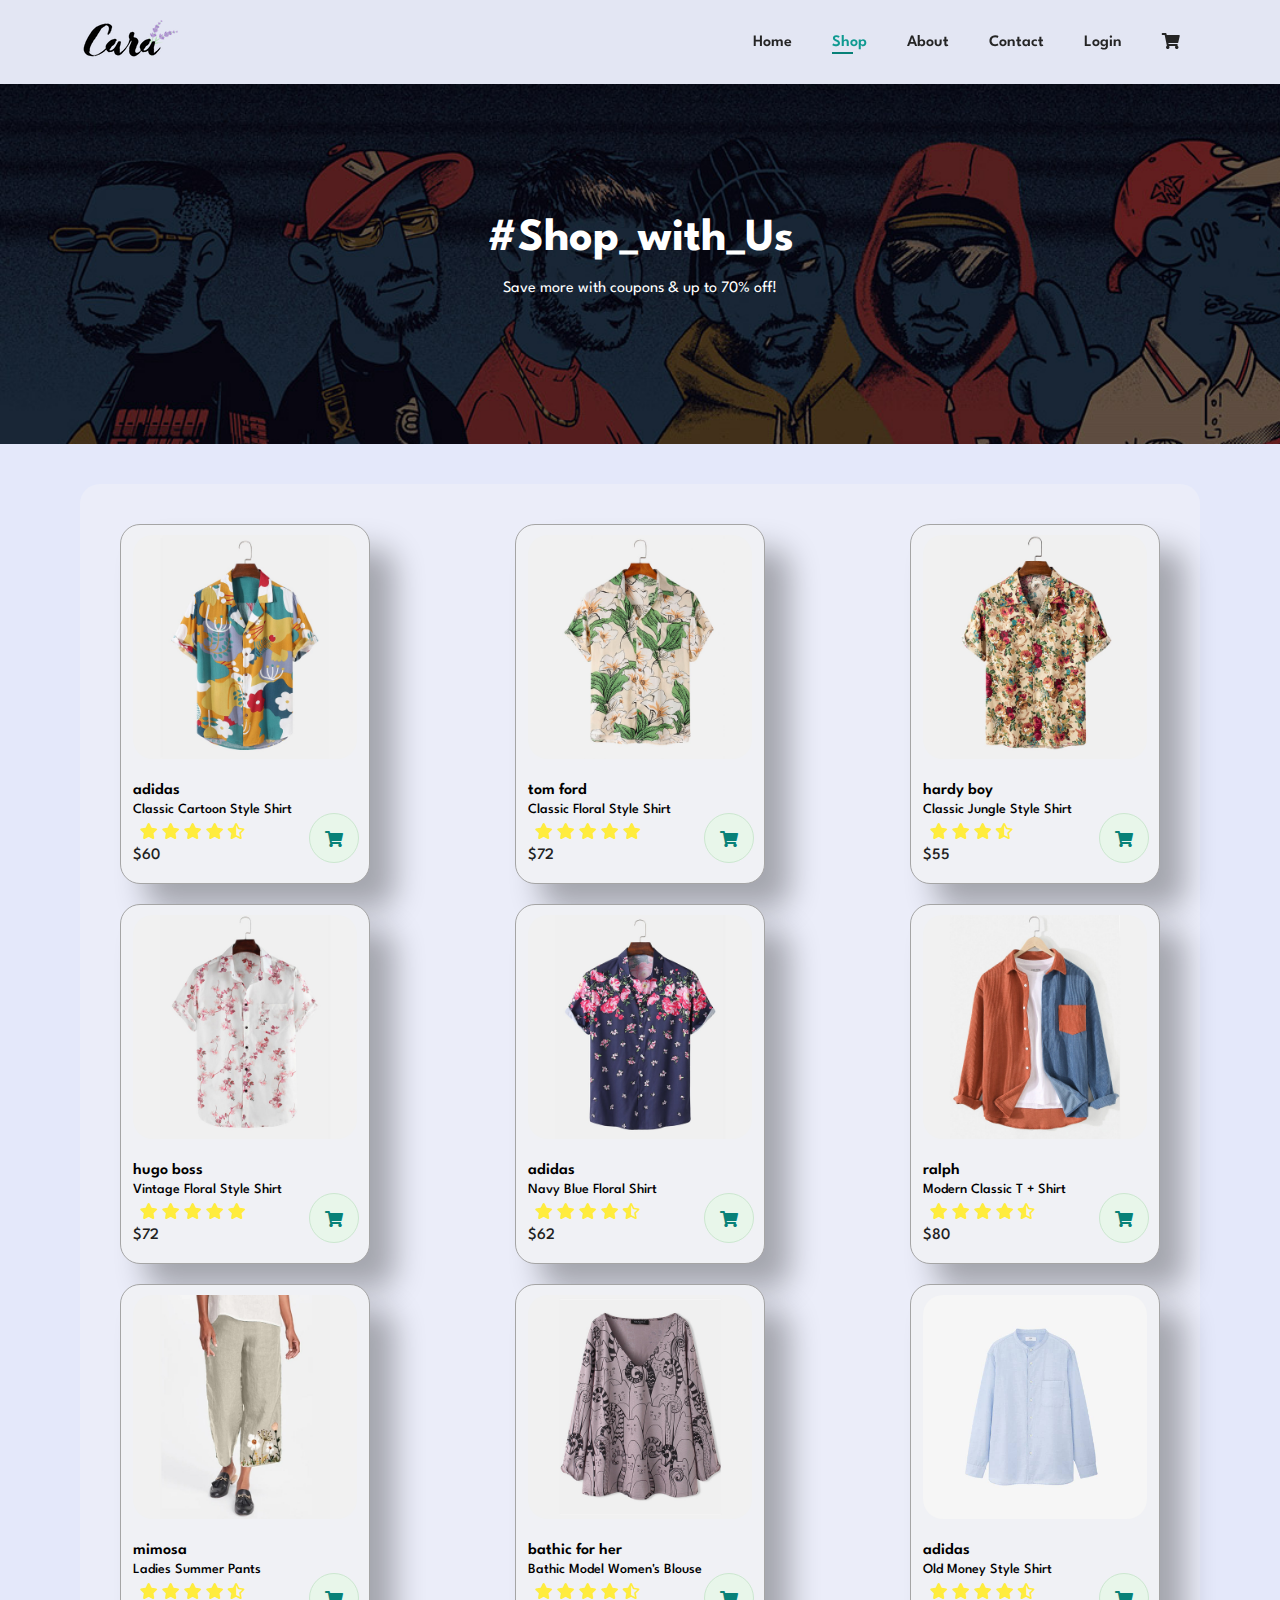
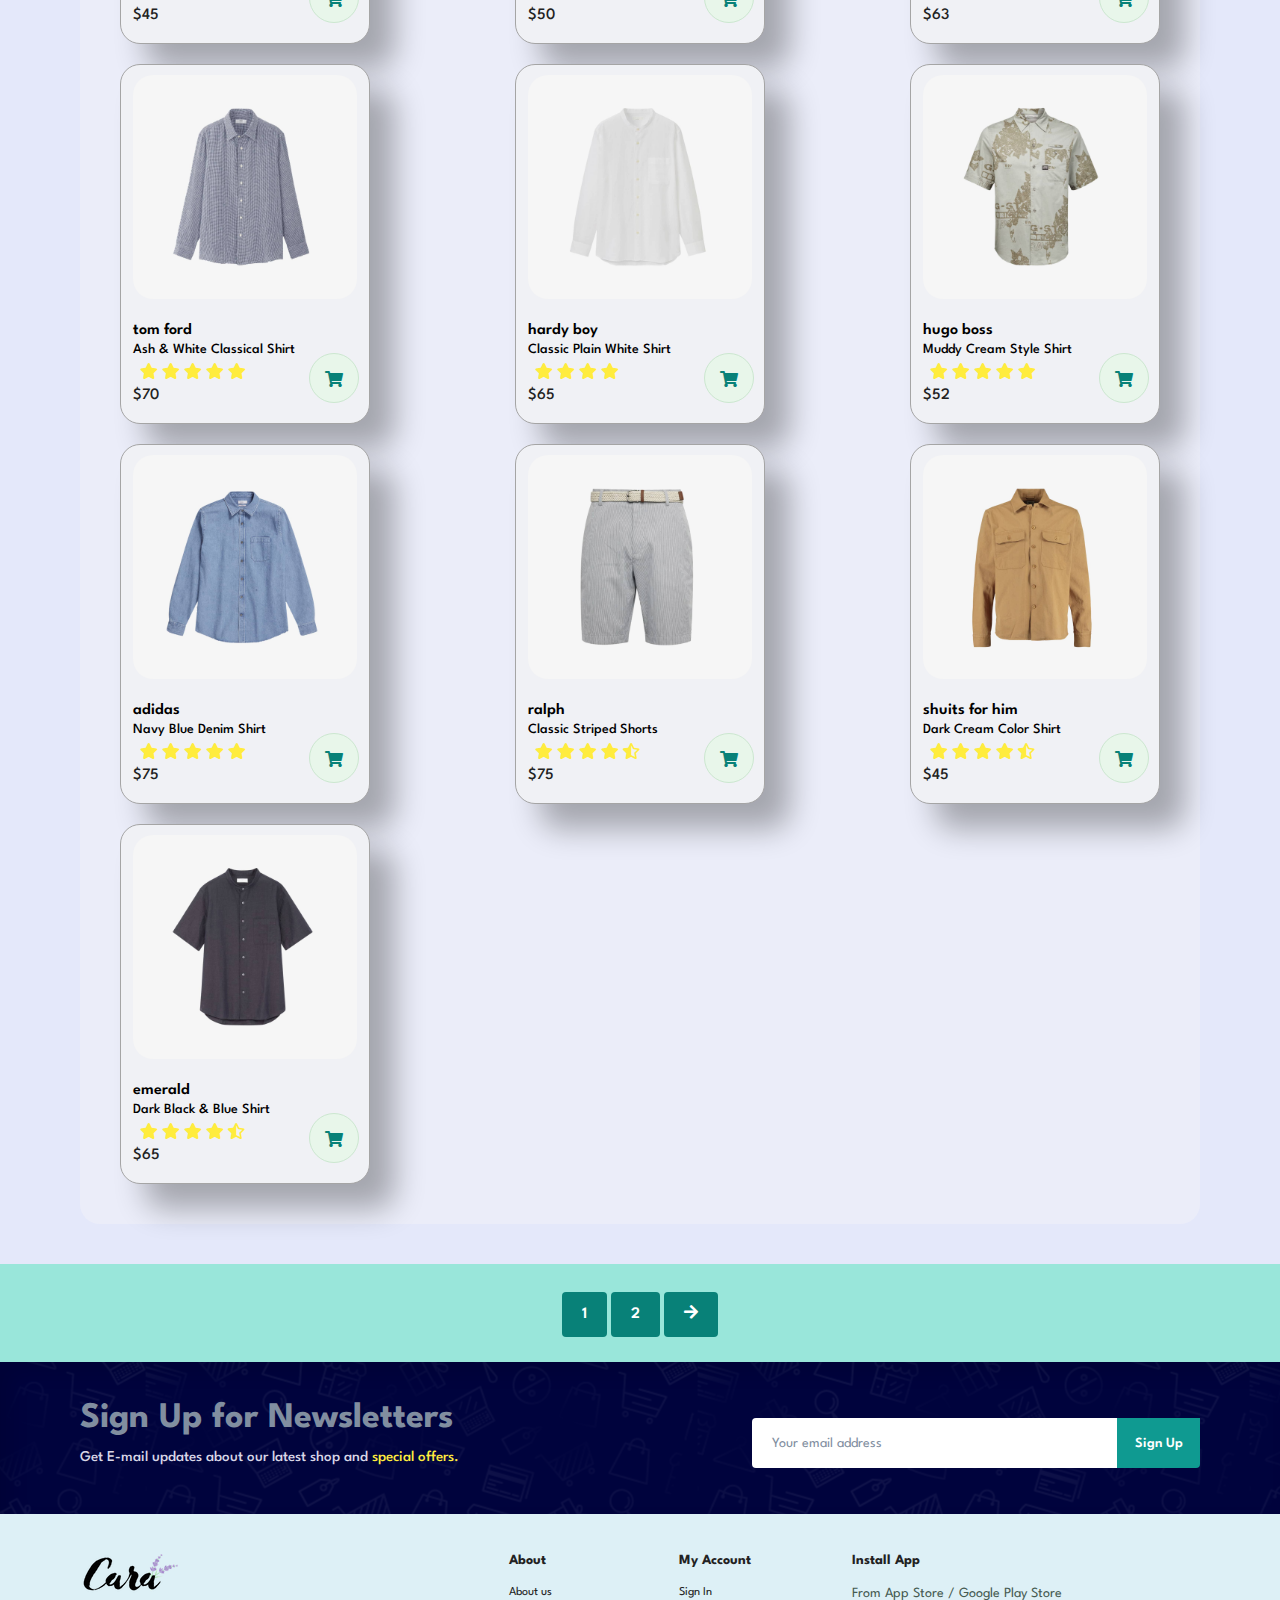
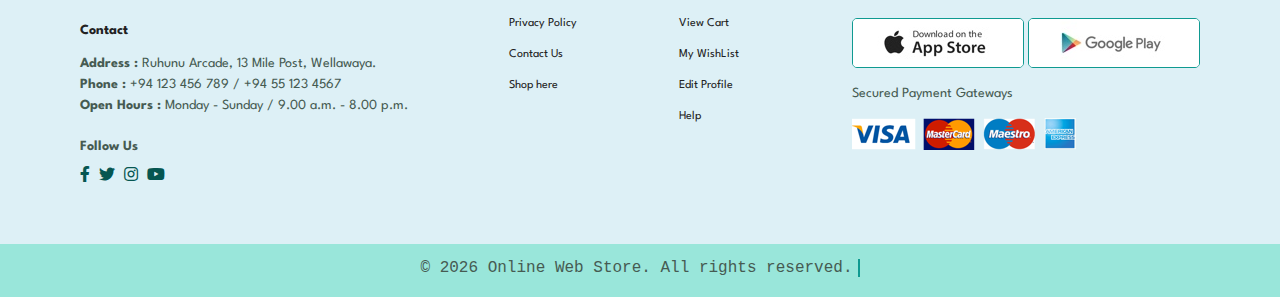
<file: shop.html>
<!DOCTYPE html>
<html lang="en">

<head>
    <meta charset="UTF-8">
    <meta http-equiv="X-UA-Compatible" content="IE=edge">
    <meta name="viewport" content="width=device-width, initial-scale=1.0">
    <title>Shop - Online Web Store</title>
    <link rel="stylesheet" href="https://pro.fontawesome.com/releases/v5.10.0/css/all.css" />
    <link rel="stylesheet" href="style.css">

    <style>
        /*Styles for Shop Page Header */
        #page-header {
            background-image: url("img/banner/b1.jpg"); 
            width: 100%;
            height: 40vh;
            background-size: cover;
            display: flex;
            justify-content: center;
            text-align: center;
            flex-direction: column;
            padding: 14px;
        }

        #page-header h2,
        #page-header p {
            color: #fff;
        }
        
        /* Fallback if image doesn't exist */
        #page-header {
            background-color: #0f9a91;
        }

        #pagination {
            text-align: center;
        }

        #pagination a {
            text-decoration: none;
            background-color: #088178;
            padding: 15px 20px;
            border-radius: 4px;
            color: #fff;
            font-weight: 600;
        }

        #pagination a i {
            font-size: 16px;
            font-weight: 600;
        }
    </style>
</head>

<body>

    <section id="header">
        <a href="index.html"><img src="img/logo.png" alt=""></a>

        <div id="navbar">
            <ul id="navilist">
                    <li><a href="index.html">Home</a></li>
                    <li><a class="active" href="shop.html">Shop</a></li>
                    <li><a href="about.html">About</a></li>
                    <li><a href="contact.html">Contact</a></li>
                    <li id="lg-link"><a href="login.html">Login</a></li>
                    <li id="pr-link" style="display: none;"><a href="myprofile.html"><i class="fas fa-user"></i></a></li>
                    <li><a href="cart.html"><i class="fas fa-shopping-cart"></i></a></li>
                </ul>
        </div>
    </section>

    <section id="page-header">
        <h2>#Shop_with_Us</h2>
        <p>Save more with coupons & up to 70% off!</p>
    </section>

    <section id="product-1" class="section-p1">
        <div class="together">
            <div class="product-container">
                <div class="pro">
                    <a href="product-detail.html?id=1&name=Classic Cartoon Style Shirt&brand=adidas&price=60&img=f1.jpg">
                        <img src="img/products/f1.jpg" alt="">
                    </a>
                    <div class="des">
                        <span>adidas</span>
                        <h5>Classic Cartoon Style Shirt</h5>
                        <div class="alignraw">
                            <div class="star">
                                <i class="fas fa-star"></i>
                                <i class="fas fa-star"></i>
                                <i class="fas fa-star"></i>
                                <i class="fas fa-star"></i>
                                <i class="fas fa-star-half-alt"></i>
                            </div>
                            <h4>$60</h4>
                        </div>
                    </div>
                    <a href="#" onclick="addToCart('Classic Cartoon Style Shirt', 60, 'adidas', 'img/products/f1.jpg'); return false;">
                        <i class="fas fa-shopping-cart carticon"></i>
                    </a>
                </div>
            </div>

            <div class="product-container">
                <div class="pro">
                    <a href="product-detail.html?id=2&name=Classic Floral Style Shirt&brand=tom ford&price=72&img=f2.jpg">
                        <img src="img/products/f2.jpg" alt="">
                    </a>
                    <div class="des">
                        <span>tom ford</span>
                        <h5>Classic Floral Style Shirt</h5>
                        <div class="alignraw">
                            <div class="star">
                                <i class="fas fa-star"></i>
                                <i class="fas fa-star"></i>
                                <i class="fas fa-star"></i>
                                <i class="fas fa-star"></i>
                                <i class="fas fa-star"></i>
                            </div>
                            <h4>$72</h4>
                        </div>
                    </div>
                    <a href="#" onclick="addToCart('Classic Floral Style Shirt', 72, 'tom ford', 'img/products/f2.jpg'); return false;">
                        <i class="fas fa-shopping-cart carticon"></i>
                    </a>
                </div>
            </div>

            <div class="product-container">
                <div class="pro">
                    <a href="product-detail.html?id=3&name=Classic Jungle Style Shirt&brand=hardy boy&price=55&img=f3.jpg">
                        <img src="img/products/f3.jpg" alt="">
                    </a>
                    <div class="des">
                        <span>hardy boy</span>
                        <h5>Classic Jungle Style Shirt</h5>
                        <div class="alignraw">
                            <div class="star">
                                <i class="fas fa-star"></i>
                                <i class="fas fa-star"></i>
                                <i class="fas fa-star"></i>
                                <i class="fas fa-star-half-alt"></i>
                            </div>
                            <h4>$55</h4>
                        </div>
                    </div>
                    <a href="#" onclick="addToCart('Classic Jungle Style Shirt', 55, 'hardy boy', 'img/products/f3.jpg'); return false;">
                        <i class="fas fa-shopping-cart carticon"></i>
                    </a>
                </div>
            </div>

            <div class="product-container">
                <div class="pro">
                    <a href="product-detail.html?id=4&name=Vintage Floral Style Shirt&brand=hugo boss&price=72&img=f4.jpg">
                        <img src="img/products/f4.jpg" alt="">
                    </a>
                    <div class="des">
                        <span>hugo boss</span>
                        <h5>Vintage Floral Style Shirt</h5>
                        <div class="alignraw">
                            <div class="star">
                                <i class="fas fa-star"></i>
                                <i class="fas fa-star"></i>
                                <i class="fas fa-star"></i>
                                <i class="fas fa-star"></i>
                                <i class="fas fa-star"></i>
                            </div>
                            <h4>$72</h4>
                        </div>
                    </div>
                    <a href="#" onclick="addToCart('Vintage Floral Style Shirt', 72, 'hugo boss', 'img/products/f4.jpg'); return false;">
                        <i class="fas fa-shopping-cart carticon"></i>
                    </a>
                </div>
            </div>

            <div class="product-container">
                <div class="pro">
                    <a href="product-detail.html?id=5&name=Navy Blue Floral Shirt&brand=adidas&price=62&img=f5.jpg">
                        <img src="img/products/f5.jpg" alt="">
                    </a>
                    <div class="des">
                        <span>adidas</span>
                        <h5>Navy Blue Floral Shirt</h5>
                        <div class="alignraw">
                            <div class="star">
                                <i class="fas fa-star"></i>
                                <i class="fas fa-star"></i>
                                <i class="fas fa-star"></i>
                                <i class="fas fa-star"></i>
                                <i class="fas fa-star-half-alt"></i>
                            </div>
                            <h4>$62</h4>
                        </div>
                    </div>
                    <a href="#" onclick="addToCart('Navy Blue Floral Shirt', 62, 'adidas', 'img/products/f5.jpg'); return false;">
                        <i class="fas fa-shopping-cart carticon"></i>
                    </a>
                </div>
            </div>

            <div class="product-container">
                <div class="pro">
                    <a href="product-detail.html?id=6&name=Modern Classic T + Shirt&brand=ralph&price=80&img=f6.jpg">
                        <img src="img/products/f6.jpg" alt="">
                    </a>
                    <div class="des">
                        <span>ralph</span>
                        <h5>Modern Classic T + Shirt</h5>
                        <div class="alignraw">
                            <div class="star">
                                <i class="fas fa-star"></i>
                                <i class="fas fa-star"></i>
                                <i class="fas fa-star"></i>
                                <i class="fas fa-star"></i>
                                <i class="fas fa-star-half-alt"></i>
                            </div>
                            <h4>$80</h4>
                        </div>
                    </div>
                    <a href="#" onclick="addToCart('Modern Classic T + Shirt', 80, 'ralph', 'img/products/f6.jpg'); return false;">
                        <i class="fas fa-shopping-cart carticon"></i>
                    </a>
                </div>
            </div>

            <div class="product-container">
                <div class="pro">
                    <a href="product-detail.html?id=7&name=Ladies Summer Pants&brand=mimosa&price=45&img=f7.jpg">
                        <img src="img/products/f7.jpg" alt="">
                    </a>
                    <div class="des">
                        <span>mimosa</span>
                        <h5>Ladies Summer Pants</h5>
                        <div class="alignraw">
                            <div class="star">
                                <i class="fas fa-star"></i>
                                <i class="fas fa-star"></i>
                                <i class="fas fa-star"></i>
                                <i class="fas fa-star"></i>
                                <i class="fas fa-star-half-alt"></i>
                            </div>
                            <h4>$45</h4>
                        </div>
                    </div>
                    <a href="#" onclick="addToCart('Ladies Summer Pants', 45, 'mimosa', 'img/products/f7.jpg'); return false;">
                        <i class="fas fa-shopping-cart carticon"></i>
                    </a>
                </div>
            </div>

            <div class="product-container">
                <div class="pro">
                    <a href="product-detail.html?id=8&name=Bathic Model Women Blouse&brand=bathic for her&price=50&img=f8.jpg">
                        <img src="img/products/f8.jpg" alt="">
                    </a>
                    <div class="des">
                        <span>bathic for her</span>
                        <h5>Bathic Model Women's Blouse</h5>
                        <div class="alignraw">
                            <div class="star">
                                <i class="fas fa-star"></i>
                                <i class="fas fa-star"></i>
                                <i class="fas fa-star"></i>
                                <i class="fas fa-star"></i>
                                <i class="fas fa-star-half-alt"></i>
                            </div>
                            <h4>$50</h4>
                        </div>
                    </div>
                    <a href="#" onclick="addToCart('Bathic Model Women Blouse', 50, 'bathic for her', 'img/products/f8.jpg'); return false;">
                        <i class="fas fa-shopping-cart carticon"></i>
                    </a>
                </div>
            </div>

            <div class="product-container">
                <div class="pro">
                    <a href="product-detail.html?id=9&name=Old Money Style Shirt&brand=adidas&price=63&img=n1.jpg">
                        <img src="img/products/n1.jpg" alt="">
                    </a>
                    <div class="des">
                        <span>adidas</span>
                        <h5>Old Money Style Shirt</h5>
                        <div class="alignraw">
                            <div class="star">
                                <i class="fas fa-star"></i>
                                <i class="fas fa-star"></i>
                                <i class="fas fa-star"></i>
                                <i class="fas fa-star"></i>
                                <i class="fas fa-star-half-alt"></i>
                            </div>
                            <h4>$63</h4>
                        </div>
                    </div>
                    <a href="#" onclick="addToCart('Old Money Style Shirt', 63, 'adidas', 'img/products/n1.jpg'); return false;">
                        <i class="fas fa-shopping-cart carticon"></i>
                    </a>
                </div>
            </div>

            <div class="product-container">
                <div class="pro">
                    <a href="product-detail.html?id=10&name=Ash White Classical Shirt&brand=tom ford&price=70&img=n2.jpg">
                        <img src="img/products/n2.jpg" alt="">
                    </a>
                    <div class="des">
                        <span>tom ford</span>
                        <h5>Ash & White Classical Shirt</h5>
                        <div class="alignraw">
                            <div class="star">
                                <i class="fas fa-star"></i>
                                <i class="fas fa-star"></i>
                                <i class="fas fa-star"></i>
                                <i class="fas fa-star"></i>
                                <i class="fas fa-star"></i>
                            </div>
                            <h4>$70</h4>
                        </div>
                    </div>
                    <a href="#" onclick="addToCart('Ash White Classical Shirt', 70, 'tom ford', 'img/products/n2.jpg'); return false;">
                        <i class="fas fa-shopping-cart carticon"></i>
                    </a>
                </div>
            </div>

            <div class="product-container">
                <div class="pro">
                    <a href="product-detail.html?id=11&name=Classic Plain White Shirt&brand=hardy boy&price=65&img=n3.jpg">
                        <img src="img/products/n3.jpg" alt="">
                    </a>
                    <div class="des">
                        <span>hardy boy</span>
                        <h5>Classic Plain White Shirt</h5>
                        <div class="alignraw">
                            <div class="star">
                                <i class="fas fa-star"></i>
                                <i class="fas fa-star"></i>
                                <i class="fas fa-star"></i>
                                <i class="fas fa-star"></i>
                            </div>
                            <h4>$65</h4>
                        </div>
                    </div>
                    <a href="#" onclick="addToCart('Classic Plain White Shirt', 65, 'hardy boy', 'img/products/n3.jpg'); return false;">
                        <i class="fas fa-shopping-cart carticon"></i>
                    </a>
                </div>
            </div>

            <div class="product-container">
                <div class="pro">
                    <a href="product-detail.html?id=12&name=Muddy Cream Style Shirt&brand=hugo boss&price=52&img=n4.jpg">
                        <img src="img/products/n4.jpg" alt="">
                    </a>
                    <div class="des">
                        <span>hugo boss</span>
                        <h5>Muddy Cream Style Shirt</h5>
                        <div class="alignraw">
                            <div class="star">
                                <i class="fas fa-star"></i>
                                <i class="fas fa-star"></i>
                                <i class="fas fa-star"></i>
                                <i class="fas fa-star"></i>
                                <i class="fas fa-star"></i>
                            </div>
                            <h4>$52</h4>
                        </div>
                    </div>
                    <a href="#" onclick="addToCart('Muddy Cream Style Shirt', 52, 'hugo boss', 'img/products/n4.jpg'); return false;">
                        <i class="fas fa-shopping-cart carticon"></i>
                    </a>
                </div>
            </div>

            <div class="product-container">
                <div class="pro">
                    <a href="product-detail.html?id=13&name=Navy Blue Denim Shirt&brand=adidas&price=75&img=n5.jpg">
                        <img src="img/products/n5.jpg" alt="">
                    </a>
                    <div class="des">
                        <span>adidas</span>
                        <h5>Navy Blue Denim Shirt</h5>
                        <div class="alignraw">
                            <div class="star">
                                <i class="fas fa-star"></i>
                                <i class="fas fa-star"></i>
                                <i class="fas fa-star"></i>
                                <i class="fas fa-star"></i>
                                <i class="fas fa-star"></i>
                            </div>
                            <h4>$75</h4>
                        </div>
                    </div>
                    <a href="#" onclick="addToCart('Navy Blue Denim Shirt', 75, 'adidas', 'img/products/n5.jpg'); return false;">
                        <i class="fas fa-shopping-cart carticon"></i>
                    </a>
                </div>
            </div>

            <div class="product-container">
                <div class="pro">
                    <a href="product-detail.html?id=14&name=Classic Striped Shorts&brand=ralph&price=75&img=n6.jpg">
                        <img src="img/products/n6.jpg" alt="">
                    </a>
                    <div class="des">
                        <span>ralph</span>
                        <h5>Classic Striped Shorts</h5>
                        <div class="alignraw">
                            <div class="star">
                                <i class="fas fa-star"></i>
                                <i class="fas fa-star"></i>
                                <i class="fas fa-star"></i>
                                <i class="fas fa-star"></i>
                                <i class="fas fa-star-half-alt"></i>
                            </div>
                            <h4>$75</h4>
                        </div>
                    </div>
                    <a href="#" onclick="addToCart('Classic Striped Shorts', 75, 'ralph', 'img/products/n6.jpg'); return false;">
                        <i class="fas fa-shopping-cart carticon"></i>
                    </a>
                </div>
            </div>

            <div class="product-container">
                <div class="pro">
                    <a href="product-detail.html?id=15&name=Dark Cream Color Shirt&brand=shuits for him&price=45&img=n7.jpg">
                        <img src="img/products/n7.jpg" alt="">
                    </a>
                    <div class="des">
                        <span>shuits for him</span>
                        <h5>Dark Cream Color Shirt </h5>
                        <div class="alignraw">
                            <div class="star">
                                <i class="fas fa-star"></i>
                                <i class="fas fa-star"></i>
                                <i class="fas fa-star"></i>
                                <i class="fas fa-star"></i>
                                <i class="fas fa-star-half-alt"></i>
                            </div>
                            <h4>$45</h4>
                        </div>
                    </div>
                    <a href="#" onclick="addToCart('Dark Cream Color Shirt', 45, 'shuits for him', 'img/products/n7.jpg'); return false;">
                        <i class="fas fa-shopping-cart carticon"></i>
                    </a>
                </div>
            </div>

            <div class="product-container">
                <div class="pro">
                    <a href="product-detail.html?id=16&name=Dark Black Blue Shirt&brand=emerald&price=65&img=n8.jpg">
                        <img src="img/products/n8.jpg" alt="">
                    </a>
                    <div class="des">
                        <span>emerald</span>
                        <h5>Dark Black & Blue Shirt</h5>
                        <div class="alignraw">
                            <div class="star">
                                <i class="fas fa-star"></i>
                                <i class="fas fa-star"></i>
                                <i class="fas fa-star"></i>
                                <i class="fas fa-star"></i>
                                <i class="fas fa-star-half-alt"></i>
                            </div>
                            <h4>$65</h4>
                        </div>
                    </div>
                    <a href="#" onclick="addToCart('Dark Black Blue Shirt', 65, 'emerald', 'img/products/n8.jpg'); return false;">
                        <i class="fas fa-shopping-cart carticon"></i>
                    </a>
                </div>
            </div>
        </div>
    </section>

    <section id="pagination" class="section-p1">
        <a href="#">1</a>
        <a href="#">2</a>
        <a href="#"><i class="fas fa-arrow-right"></i></a>
    </section>

    <section id="newsletter" class="section-p1">

            <div id="txtinfo">
                <h4>Sign Up for Newsletters</h4>
                <p>Get E-mail updates about our latest shop and <span>special offers.</span></p>
            </div>

            <div id="form">
                <input type="text" id="email" required>
                <label for="email">Your email address</label>
                <button class="normal" onclick="newsletterSignup()">Sign Up</button>
            </div>
        </section>

    <footer class="section-p1">
        <div class="col">
            <img class="ftlogo" src="img/logo.png" alt="web_logo_footer">
            <h4>Contact</h4>
            <p><strong>Address :</strong> Ruhunu Arcade, 13 Mile Post, Wellawaya. </p>
            <p><strong>Phone :</strong> +94 123 456 789 / +94 55 123 4567 </p>
            <p><strong>Open Hours :</strong> Monday - Sunday / 9.00 a.m. - 8.00 p.m. </p>
            <div class="follow">
                <p><strong>Follow Us</strong></p>
                <div class="icon">
                    <i class="fab fa-facebook-f"></i>
                    <i class="fab fa-twitter"></i>
                    <i class="fab fa-instagram"></i>
                    <i class="fab fa-youtube"></i>
                </div>
            </div>
        </div>

        <div class="col">
            <h4>About</h4>
            <a href="about.html">About us</a>
            <a href="#">Privacy Policy</a>
            <a href="contact.html">Contact Us</a>
            <a href="#">Shop here</a>
        </div>

        <div class="col">
            <h4>My Account</h4>
            <a href="#">Sign In</a>
            <a href="cart.html">View Cart</a>
            <a href="#">My WishList</a>
            <a href="#">Edit Profile</a>
            <a href="#">Help</a>
        </div>

        <div class="col install">
            <h4>Install App</h4>
            <p>From App Store / Google Play Store</p>
            <div class="row">
                <img src="img/pay/app.jpg" alt="apple pay logo">
                <img src="img/pay/play.jpg" alt="google pay logo">
            </div>
            <p>Secured Payment Gateways</p>
            <img src="img/pay/pay.png" alt="payhere logo">
        </div>
    </footer>

    <div class="copyright">
        <p id="footercopyright">&copy; 2026 Online Web Store. All rights reserved.</p>
    </div>

    <script>
    function addToCart(name, price, brand, image) {
        let cart = JSON.parse(localStorage.getItem("cart")) || [];
        cart.push({
            name: name,
            price: price,
            brand: brand,
            image: image
        });
        localStorage.setItem("cart", JSON.stringify(cart));
        alert("✅ " + name + " added to cart! 🛒");
    }

    function newsletterSignup() {
        // Get the email input value
        const emailInput = document.getElementById("email");
        
        // Simple check to ensure the field isn't empty
        if (emailInput.value.trim() === "") {
            alert("Please enter your email address first.");
            return;
        }

        // The message you requested
        alert("Thanks for subscribing our newsletter\nCheck out our daily mails and weekly offors for get a good chance !");
        
        // Clear the input field after signing up
        emailInput.value = "";
    }

    function updateNav() {
    const isLoggedIn = sessionStorage.getItem("isLoggedIn");
    const loginLink = document.getElementById("lg-link");
    const profileLink = document.getElementById("pr-link");

    if (isLoggedIn === "true") {
        if (loginLink) loginLink.style.display = "none";
        if (profileLink) profileLink.style.display = "block";
    } else {
        if (loginLink) loginLink.style.display = "block";
        if (profileLink) profileLink.style.display = "none";
    }
}

// Run the function when the page loads
window.onload = updateNav;

    </script>
</body>

</html>
</file>
<file: style.css>
@import url("https://fonts.googleapis.com/css2?family=Spartan:wght@100;200;300;400;500;600;700;800;900&display=swap");
* {
  margin: 0;
  padding: 0;
  box-sizing: border-box;
  font-family: "Spartan", sans-serif;
}

html {
  scroll-behavior: smooth;
}

/* Global Styles */

h1 {
  font-size: 50px;
  line-height: 64px;
  color: #222;
}

h2 {
  font-size: 46px;
  line-height: 54px;
  color: #222;
}

h4 {
  font-size: 20px;
  color: #222;
}

h6 {
  font-weight: 700;
  font-size: 12px;
}

p {
  font-size: 16px;
  color: #465b52;
  margin: 15px 0 20px 0;
}

.section-p1 {
  padding: 40px 80px;
}

.section-m1 {
  margin: 40px 0;
}

button.normal {
  font-size: 14px;
  font-weight: 600;
  padding: 15px 20px;
  color: #000;
  background-color: #fff;
  border-radius: 4px;
  cursor: pointer;
  border: none;
  outline: none;
  transition: 0.3s;
}

button.white {
  font-size: 12px;
  font-weight: 600;
  padding: 11px 18px;
  color: #fff;
  background-color: transparent;
  border-radius: 4px;
  cursor: pointer;
  border: 1px solid #fff;
  outline: none;
  transition: 0.3s;
}

button.white:hover {
  background-color: #fff;
  color: #000;
  transition: 0.3s;
}

body {
  width: 100%;
  background-color: rgb(153, 230, 218);
}


#header {
  display: flex;
  align-items: center;
  justify-content: space-between;
  padding: 20px 80px;
  background-color: #E3E6F3;
  box-shadow: 0 5px 15px rgba(0, 0, 0, 0.1);
  z-index: 999;
  position: sticky;
  top: 0;
  left: 0;
}

#navbar ul {
  display: flex;
  align-items: center;
  justify-content: center;
}

#navbar li {
  list-style: none;
  margin: 0 20px;
  position: relative;
}


#navbar li a {
  text-decoration: none;
  color: #252525;
  font-weight: 600;
  font-size: 16px;
  transition: color 0.5s ease;
}

#navbar li a:hover,
#navbar li a.active {
  color: #0f9a91;
  transition: color 0.5s ease-in-out;
}


#navbar li a.active::after,
#navbar li a:hover::after {
  content: "";
  width: 60%;
  height: 2px;
  background: #088178;
  position: absolute;
  bottom: -4px;
  left: 0;
}

#landimg {
  background-image: url(img/hero4.png);
  height: 90vh;
  width: 100%;
  background-size: cover;
  background-position: top 25% right 0;
  padding: 0 80px;
  display: flex;
  flex-direction: column;
  align-items: flex-start;
  justify-content: center;
}

#landimg h3 {
  font-size: 20px;
  padding-bottom: 20px;
}

#landimg h2 {
  color: #0f9a91;
  font-size: 60px;
  line-height: 70px;
  width: 60%;
  margin-bottom: 20px;
}

#landimg button {
  background-image: url(img/button.png);
  background-color: transparent;
  border: 0;
  padding: 14px 80px 14px 65px;
  background-repeat: no-repeat;
  font-weight: 700;
  color: #0f9a91;
  border: none;
  border-radius: 5px;
  font-size: 16px;
  cursor: pointer;
  transition: background-color 0.3s ease;
}

#landimg button:hover {
  font-weight: 900;
  scale: 110%;
  transition: all 0.3s ease;
  font-style: initial;
}

#featuers {
  background-color: #49b8b0;
  display: flex;
  align-items: center;
  justify-content: space-between;
  flex-wrap: wrap;
  box-shadow: inset 10px 10px 20px rgba(0, 0, 0, 0.1);
}


#featuers .fe-box {
  background-color: aliceblue;
  width: 180px;
  text-align: center;
  padding: 25px 15px;
  box-shadow: 20px 20px 40px rgba(0, 0, 0, 0.3);
  border: 1px solid #cce7d0;
  border-radius: 4px;
  margin: 15px 0;
}

#featuers .fe-box:hover {
  box-shadow: 10px 10px 55px rgba(0, 0, 0, 0.15);
  transform: translateY(-5px);
  scale: 110%;
  transition: all 0.3s ease;
}

#featuers .fe-box h5 {
  display: inline-block;
  padding: 9px 8px 6px 8px;
  line-height: 1;
}

#featuers .fe-box img {
  width: 100%;
  margin-bottom: 5px;
}

#product-1 {
  text-align: left;
  background-color: #e4e8fa;
}

#product-1 .together {
  background-color: #ebedf9;
  border-radius: 20px;
  display: flex;
  justify-content: space-between;
  padding: 30px;
  flex-wrap: wrap;
}

#product-1 h3 {
  font-size: 40px;
  text-align: center;
  color: #0f9a91;
}

#product-1 p {
  text-align: center;
  font-size: 18px;
}


#product-1 .product-container {
  margin: 10px;
  width: 23%;
  min-width: 250px;
  padding: 10px 12px;
  border: 1px solid #a5a5a5;
  border-radius: 20px;
  cursor: pointer;
  box-shadow: 25px 25px 30px rgba(0, 0, 0, 0.3);
  background-color: #f0f1f5;
  transition: all 0.5s ease;
  position: relative;
}

#product-1 .product-container:hover {
  box-shadow: 10px 10px 55px rgba(0, 0, 0, 0.2);
  transform: translateY(-5px);
  scale: 105%;
  transition: all 0.5s ease;
}

#product-1 .product-container img:hover {
  transform: scale(105%); transform: border-radius(0);
  transition: all 0.7s ease;
}

#product-1 .product-container img {
  width: 100%;
  border-radius: 20px;
  margin-bottom: 10px;
}

#product-1 .product-container .pro .des {
  text-align: start;
  padding: 10px 0;
}





#product-1 .product-container .pro .des span {
  font-size: 16px;
  font-weight: 600;
}

#product-1 .product-container .pro .des h5 {
  font-size: 14px;
  font-weight: 500;
  padding-top: 5px;
}

#product-1 .product-container .pro .des .star {
  color: #ffec3d;
  padding: 7px;
}

#product-1 .product-container .pro .des h4 {
  font-size: 16px;
  font-weight: 500;
}

#product-1 .product-container .pro .carticon {
  text-align: center;
  width: 50px;
  height: 50px;
  line-height: 50px;
  border-radius: 50px;
  background-color: #e8f6ea;
  color: #088178;
  font-weight: 800;
  border: solid 1px #cce7d0;
  bottom: 20px;
  right: 10px;
  position: absolute;
  transition: all 0.3s ease;
}

#product-1 .product-container .pro .carticon:hover {
  background-color: #0f9a91;
  color: #fff;
  transform: scale(110%);
  transition: all 0.3s ease;
}

#linebanner {
  background-image: url(img/banner/b2.jpg);
  background-size: cover;
  background-position: center;
  display: flex;
  flex-direction: column;
  align-items: center;
  justify-content: center;
  text-align: center;
  width: 100%;
  height: 40vh;
}

#linebanner h4 {
  color: #fff;
  font-size: 30px;
  margin-bottom: 20px;
}

#linebanner h2 {
  color: #fcffe6;
  font-size: 50px;
  margin-top: 20px;
}

#linebanner span {
  color: #ee3838;
  font-size: 60px;
}

#linebanner button:hover {
  background-color: #fff;
  color: #0f9a91;
  transform: scale(105%);
  transition: all 0.3s ease;
}


#product-1 .newar {
  font-size: 38px;
  text-align: center;
  color: #3f95ea;
}

#sm-banner {
  display: flex;
  justify-content: space-between;
  flex-wrap: wrap;
  gap: 20px;
  background-color: #E3E6F3;
}

#sm-banner .banner-box {
  background-image: url(img/banner/b17.jpg);
  background-size: cover;
  background-position: center;
  display: flex;
  flex-direction: column;
  align-items: flex-start;
  padding: 20px;
  justify-content: center;
  min-width: calc(50% - 20px);
  height: 50vh;
}

#sm-banner h4 {
  color: #fff;
  font-weight: 600;
  font-size: 30px;
  margin-bottom: 20px;
}

#sm-banner h2 {
  font-weight: 600;
  font-size: 45px;  
  margin-bottom: 8px;
}

#sm-banner span {
  color: #fff6bd;
  font-weight: 600;
  font-size: 16px;
  margin-bottom: 20px;
}

#banner-box2 h4 {
  color: #000000;
  font-weight: 600;
  font-size: 30px;
  margin-bottom: 20px;
}


#banner-box2 h2 {
  font-weight: 600;
  color: #ebedf9;
  font-size: 45px;  
  margin-bottom: 8px;
}


#sm-banner #banner-box2 {
  background-image: url(img/banner/b10.jpg);
}

#banner-box2 span {
  color: #ddf0f6;
}

#banner3 {
  display: flex;
  justify-content: space-between;
  flex-wrap: wrap;
  padding: 0 80px;
  background-color: #E3E6F3;
}

#banner3 .banner-box {
  background-image: url(img/banner/b7.jpg);
  background-size: cover;
  background-position: center;
  display: flex;
  flex-direction: column;
  align-items: flex-start;
  padding: 20px;
  justify-content: center;
  min-width: 30%;
  height: 30vh;
  margin-bottom: 20px;
}

#banner3 .banner-box h4 {
  color: #fff;
  font-weight: 600;
  font-size: 24px;
  margin-bottom: 10px;
}

#banner3 .banner-box2 {
  background-image: url(img/banner/b4.jpg);
}

#banner3 .banner-box3 {
  background-image: url(img/banner/b18.jpg);
}

#banner3 .banner-box h2 {
  font-weight: 600;
  font-size: 30px;  
  margin-bottom: 8px;
}

#banner3 .banner-box h5 {
  color: #2e2e2e;
  font-weight: 600;
  font-size: 14px;
  margin-bottom: 20px;
  background-color: rgba(221, 255, 196, 0.496);
  padding: 3px;
}

#banner3 .banner-box2 h2 {
  font-weight: 600;
  font-size: 30px;  
  margin-bottom: 8px;
}

#banner3 .banner-box2 h5 {
  color: #2e2e2e;
  font-weight: 600;
  font-size: 14px;
  margin-bottom: 20px;
}


#newsletter {
  background-color: #00033d;
  padding: 40px 80px;
  display: flex;
  align-items: center;
  justify-content: space-between;
  flex-wrap: wrap;
  box-shadow: inset 10px 10px 20px rgba(0, 0, 0, 0.1);
  background-image: url(img/banner/b14.png);
  background-repeat: repeat;
  background-position: 20% 30%;
}

#newsletter h4 {
  color: #818ea0;
  font-size: 36px;
  font-weight: 700;
  margin-bottom: 5px;
}

#newsletter p {
  color: #d8d6e6;
  font-size: 15px;
  font-weight: 500;
  margin-bottom: 10px;
}

#newsletter p span {
  color: #ffec3d;
}

#newsletter #form {
  display: flex;
  width: 40%;
}

#newsletter #form input {
  height: 3.125rem;
  padding: 0 1.25em;
  width: 100%;
  font-size: 14px;
  border: 1px solid transparent;
  outline: none;
  border-radius: 4px 0 0 4px;
  border-top-right-radius: 0;
  border-top-left-radius: 0;
}

#newsletter #form button {
  white-space: nowrap;
  height: 3.125rem;
  padding: 0 1.25em;
  font-size: 14px;
  border: none;
  outline: none;
  border-radius: 0 4px 4px 0;
  background-color: #0f9a91;
  color: #fff;
  cursor: pointer;
  transition: 0.3s ease;
  border-top-right-radius: 0;
  border-top-left-radius: 0;
}

#newsletter #form button:hover {
    background-color: #219f91;
    transition: 0.3s ease;
    display: inline-block;
    flex-direction: column;
    font-size: 16px;
}

/* 1. Make the container a reference point for the label */
#newsletter #form {
    display: flex;
    width: 40%;
    position: relative; /* Crucial for absolute positioning */
    margin-top: 10px;   /* Extra space for the label to float into */
}

/* 2. Position the label exactly where the placeholder used to be */
#newsletter #form label {
    position: absolute;
    top: 50%;
    left: 20px;         /* Matches input padding */
    transform: translateY(-50%);
    color: #818ea0;
    font-size: 14px;
    pointer-events: none; /* Allows clicking "through" the label to the input */
    transition: 0.3s ease all;
}

/* 3. The "Magic": Move label when input is focused OR has text (valid) */
#newsletter #form input:focus ~ label,
#newsletter #form input:valid ~ label {
    top: -10px;         /* Moves it above the box */
    left: 10px;
    font-size: 12px;
    color: #fffdef;     /* Matches your yellow 'special offers' color */
}

/* 4. Small adjustment to your existing input style */
#newsletter #form input {
    height: 3.125rem;
    padding: 0 1.25em;
    width: 100%;
    font-size: 14px;
    border: 1px solid transparent;
    outline: none;
    border-radius: 4px 0 0 4px;
    background-color: white; 
}


footer {
  display: flex;
  flex-wrap: wrap;
  justify-content: space-between;
  background-color: #ddf0f6;
}

footer .col {
  display: flex;
  flex-direction: column;
  align-items: flex-start;
  margin-bottom: 20px;
}

footer .ftlogo {
  margin-bottom: 30px;
}

footer h4 {
  font-size: 14px;
  padding-bottom: 20px;
}

footer p {
  font-size: 14px;
  margin: 0 0 8px 0;
}

footer a {
  font-size: 12px;
  margin: 0 0 8px 0;
  text-decoration: none;
  color: #222;
  margin-bottom: 20px;
}

footer .follow {
  margin-top: 20px;
}

footer .follow .icon {
  color: #055651;
  padding-right: 16px;
  cursor: pointer;
}

footer .follow .icon i {
  padding:  5px 5px 0 0;
}


footer .install .row img {
  border: 1px solid #0f9a91;
  border-radius: 5px;

}

footer .install img {
  margin: 10px 0 15px 0;
}


footer .follow i:hover,
footer a:hover {
  color: #219f91;
  font-weight: 800;
  transform: scale(103%);
  transition: all 0.3s ease;
}

.copyright {
  width: 100%;
  text-align: center;
  background-color: rgb(153, 230, 218);
}


#footercopyright {
    font-family: 'Courier New', Courier, monospace; /* Optional: typewriter font */
    border-right: 2px solid #0f9a91; /* The cursor */
    display: inline-block;
    padding-right: 5px;
    animation: blink 0.7s infinite;
}

/* Makes the cursor blink */
@keyframes blink {
    0%, 100% { border-color: transparent; }
    50% { border-color: #0f9a91; }
}
</file>
<file: css/about-style.css>
/* Import base styles from main stylesheet if needed */
@import url('https://fonts.googleapis.com/css2?family=Spartan:wght@100;200;300;400;500;600;700;800;900&display=swap');

* {
    margin: 0;
    padding: 0;
    box-sizing: border-box;
    font-family: 'Spartan', sans-serif;
}

body {
    width: 100%;
    background-color: rgb(153, 230, 218);
}

h1 {
    font-size: 50px;
    line-height: 64px;
    color: #222;
}

h2 {
    font-size: 46px;
    line-height: 54px;
    color: #222;
}

h3 {
    font-size: 28px;
    color: #222;
}

h4 {
    font-size: 20px;
    color: #222;
}

h6 {
    font-weight: 700;
    font-size: 12px;
}

p {
    font-size: 16px;
    color: #465b52;
    margin: 15px 0 20px 0;
}

.section-p1 {
    padding: 40px 80px;
}

button.normal {
    font-size: 14px;
    font-weight: 600;
    padding: 15px 30px;
    color: #000;
    background-color: #fff;
    border-radius: 4px;
    cursor: pointer;
    border: none;
    outline: none;
    transition: 0.2s;
}

button.normal:hover {
    background-color: #088178;
    color: #fff;
}

/* Header Styles */
#header {
    display: flex;
    align-items: center;
    justify-content: space-between;
    padding: 20px 80px;
    background: #e3e6f3;
    box-shadow: 0 5px 15px rgba(0, 0, 0, 0.06);
    z-index: 999;
    position: sticky;
    top: 0;
    left: 0;
}

#navbar {
    display: flex;
    align-items: center;
    justify-content: center;
}

#navilist {
    display: flex;
    align-items: center;
    justify-content: center;
    list-style: none;
}

#navilist li {
    padding: 0 20px;
    position: relative;
}

#navilist li a {
    text-decoration: none;
    font-size: 16px;
    font-weight: 600;
    color: #1a1a1a;
    transition: 0.3s ease;
}

#navilist li a:hover,
#navilist li a.active {
    color: #088178;
}

#navilist li a.active::after,
#navilist li a:hover::after {
    content: "";
    width: 30%;
    height: 2px;
    background: #088178;
    position: absolute;
    bottom: -4px;
    left: 20px;
}

/* About Hero Section */
#about-hero {
    background: linear-gradient(135deg, #088178 0%, #0a9d91 100%);
    color: white;
    text-align: center;
    padding: 120px 80px 80px;
    position: relative;
    overflow: hidden;
}

#about-hero::before {
    content: "";
    position: absolute;
    top: 0;
    left: 0;
    right: 0;
    bottom: 0;
    background: url('data:image/svg+xml,<svg width="100" height="100" xmlns="http://www.w3.org/2000/svg"><circle cx="50" cy="50" r="40" fill="rgba(255,255,255,0.05)"/></svg>');
    opacity: 0.3;
}

#about-hero h1 {
    color: white;
    font-size: 60px;
    margin-bottom: 20px;
    position: relative;
    z-index: 1;
    animation: fadeInUp 1s ease;
}

#about-hero p {
    color: rgba(255, 255, 255, 0.9);
    font-size: 20px;
    position: relative;
    z-index: 1;
    animation: fadeInUp 1s ease 0.2s backwards;
}

/* About Story Section */
#about-story {
    background: #fff;
}

.about-container {
    display: flex;
    align-items: center;
    gap: 60px;
    max-width: 1200px;
    margin: 0 auto;
}

.about-image {
    flex: 1;
    animation: fadeInLeft 1s ease;
}

.about-image img {
    width: 100%;
    height: 500px;
    object-fit: cover;
    border-radius: 20px;
    box-shadow: 0 20px 60px rgba(0, 0, 0, 0.15);
}

.about-content {
    flex: 1;
    animation: fadeInRight 1s ease;
}

.about-content h2 {
    margin-bottom: 20px;
    color: #088178;
}

.about-content p {
    line-height: 1.8;
    margin-bottom: 20px;
}

.about-stats {
    display: flex;
    gap: 30px;
    margin-top: 40px;
}

.stat-box {
    text-align: center;
    padding: 20px;
    background: #f8f9fa;
    border-radius: 10px;
    flex: 1;
    transition: transform 0.3s ease, box-shadow 0.3s ease;
}

.stat-box:hover {
    transform: translateY(-10px);
    box-shadow: 0 10px 30px rgba(8, 129, 120, 0.2);
}

.stat-box h3 {
    color: #088178;
    font-size: 36px;
    margin-bottom: 10px;
}

.stat-box p {
    color: #666;
    font-size: 14px;
    margin: 0;
}

/* Our Mission Section */
#our-mission {
    background: #f8f9fa;
    text-align: center;
}

.mission-container {
    max-width: 1200px;
    margin: 0 auto;
}

.mission-container h2 {
    color: #088178;
    margin-bottom: 20px;
}

.mission-container > p {
    font-size: 20px;
    max-width: 800px;
    margin: 0 auto 60px;
    line-height: 1.8;
}

.values-grid {
    display: grid;
    grid-template-columns: repeat(auto-fit, minmax(250px, 1fr));
    gap: 30px;
    margin-top: 40px;
}

.value-card {
    background: white;
    padding: 40px 30px;
    border-radius: 15px;
    box-shadow: 0 10px 30px rgba(0, 0, 0, 0.08);
    transition: transform 0.3s ease, box-shadow 0.3s ease;
    animation: fadeInUp 0.6s ease;
}

.value-card:hover {
    transform: translateY(-10px);
    box-shadow: 0 15px 40px rgba(8, 129, 120, 0.2);
}

.value-card i {
    font-size: 48px;
    color: #088178;
    margin-bottom: 20px;
}

.value-card h3 {
    margin-bottom: 15px;
    font-size: 22px;
}

.value-card p {
    color: #666;
    line-height: 1.6;
    margin: 0;
}

/* Team Section */
#team-section {
    background: white;
    text-align: center;
}

#team-section h2 {
    color: #088178;
    margin-bottom: 10px;
}

.team-subtitle {
    color: #666;
    font-size: 18px;
    margin-bottom: 60px;
}

.team-grid {
    display: grid;
    grid-template-columns: repeat(auto-fit, minmax(250px, 1fr));
    gap: 40px;
    max-width: 1200px;
    margin: 0 auto;
}

.team-member {
    background: #f8f9fa;
    padding: 30px;
    border-radius: 15px;
    transition: transform 0.3s ease, box-shadow 0.3s ease;
    animation: fadeInUp 0.8s ease;
}

.team-member:hover {
    transform: translateY(-10px);
    box-shadow: 0 15px 40px rgba(0, 0, 0, 0.1);
}

.member-image {
    width: 150px;
    height: 150px;
    margin: 0 auto 20px;
    border-radius: 50%;
    overflow: hidden;
    border: 5px solid #088178;
}

.member-image img {
    width: 100%;
    height: 100%;
    object-fit: cover;
}

.team-member h4 {
    margin-bottom: 5px;
    font-size: 22px;
}

.team-member p {
    color: #088178;
    font-weight: 600;
    margin-bottom: 15px;
}

.social-links {
    display: flex;
    justify-content: center;
    gap: 15px;
}

.social-links a {
    width: 35px;
    height: 35px;
    display: flex;
    align-items: center;
    justify-content: center;
    background: #088178;
    color: white;
    border-radius: 50%;
    transition: transform 0.3s ease, background 0.3s ease;
}

.social-links a:hover {
    transform: translateY(-3px);
    background: #0a9d91;
}

/* Timeline Section */
#timeline-section {
    background: #f8f9fa;
    text-align: center;
}

#timeline-section h2 {
    color: #088178;
    margin-bottom: 60px;
}

.timeline {
    max-width: 800px;
    margin: 0 auto;
    position: relative;
    padding: 20px 0;
}

.timeline::before {
    content: "";
    position: absolute;
    left: 50%;
    transform: translateX(-50%);
    width: 3px;
    height: 100%;
    background: #088178;
}

.timeline-item {
    position: relative;
    margin-bottom: 50px;
    animation: fadeInUp 0.8s ease;
}

.timeline-dot {
    width: 20px;
    height: 20px;
    background: #088178;
    border: 4px solid white;
    border-radius: 50%;
    position: absolute;
    left: 50%;
    transform: translateX(-50%);
    box-shadow: 0 0 0 4px #088178;
    z-index: 1;
}

.timeline-content {
    background: white;
    padding: 30px;
    border-radius: 15px;
    box-shadow: 0 10px 30px rgba(0, 0, 0, 0.08);
    width: calc(50% - 40px);
    text-align: left;
    position: relative;
}

.timeline-item:nth-child(odd) .timeline-content {
    margin-left: auto;
    margin-right: 40px;
}

.timeline-item:nth-child(even) .timeline-content {
    margin-left: 40px;
}

.timeline-content h3 {
    color: #088178;
    font-size: 32px;
    margin-bottom: 10px;
}

.timeline-content h4 {
    margin-bottom: 10px;
    font-size: 20px;
}

.timeline-content p {
    margin: 0;
    color: #666;
    line-height: 1.6;
}

/* CTA Section */
#cta-section {
    background: linear-gradient(135deg, #088178 0%, #0a9d91 100%);
    color: white;
    text-align: center;
    padding: 80px 40px;
    position: relative;
    overflow: hidden;
}

#cta-section::before {
    content: "";
    position: absolute;
    top: -50%;
    left: -50%;
    width: 200%;
    height: 200%;
    background: radial-gradient(circle, rgba(255, 255, 255, 0.1) 1px, transparent 1px);
    background-size: 50px 50px;
    animation: moveBackground 20s linear infinite;
}

.cta-content {
    position: relative;
    z-index: 1;
}

.cta-content h2 {
    color: white;
    font-size: 42px;
    margin-bottom: 20px;
}

.cta-content p {
    color: rgba(255, 255, 255, 0.9);
    font-size: 18px;
    margin-bottom: 30px;
}

.cta-content button {
    padding: 18px 40px;
    font-size: 16px;
    font-weight: 700;
    background: white;
    color: #088178;
    border: none;
    border-radius: 50px;
    cursor: pointer;
    transition: transform 0.3s ease, box-shadow 0.3s ease;
}

.cta-content button:hover {
    transform: translateY(-3px);
    box-shadow: 0 10px 30px rgba(0, 0, 0, 0.2);
    background: #fff;
    color: #088178;
}

/* Newsletter Section */
#newsletter {
    display: flex;
    justify-content: space-between;
    flex-wrap: wrap;
    align-items: center;
    background: #041e42;

    background-color: #00033d;
    padding: 40px 80px;
    box-shadow: inset 10px 10px 20px rgba(0, 0, 0, 0.1);
    background-image: url(/img/banner/b14.png);
    background-repeat: repeat;
    background-position: 20% 30%;
}

#newsletter h4 {
    font-size: 36px;
    font-weight: 700;
    color: #818ea0;
}

#newsletter p {
    font-size: 15px;
    font-weight: 500;
    margin-bottom: 10px;
    color: #d8d6e6;
}

#newsletter p span {
    color: #ffbd27;
}

#newsletter input {
    height: 3.125rem;
    padding: 0 1.25em;
    font-size: 14px;
    width: 100%;
    border: 1px solid transparent;
    border-radius: 4px;
    outline: none;
    border-top-right-radius: 0;
    border-bottom-right-radius: 0;
}

#newsletter button {
    background-color: #088178;
    color: #fff;
    white-space: nowrap;
    border-top-left-radius: 0;
    border-bottom-left-radius: 0;
}

#form {
    display: flex;
    width: 40%;
    position: relative;
}

#form label {
    position: absolute;
    top: 50%;
    left: 20px;
    transform: translateY(-50%);
    color: #777;
    pointer-events: none;
    transition: 0.3s;
}

#form input:focus + label,
#form input:valid + label {
    top: -10px;
    font-size: 12px;
    color: #088178;
}

/* Footer Styles */
footer {
    display: flex;
    flex-wrap: wrap;
    justify-content: space-between;
    background-color: #ddf0f6;
}

footer .col {
    display: flex;
    flex-direction: column;
    align-items: flex-start;
    margin-bottom: 20px;
}

footer .ftlogo {
    margin-bottom: 30px;
}

footer h4 {
    font-size: 14px;
    padding-bottom: 20px;
}

footer p {
    font-size: 13px;
    margin: 0 0 8px 0;
}

footer a {
    font-size: 13px;
    text-decoration: none;
    margin: 0 0 8px 0;
    color: #222;
    margin-bottom: 20px;
}

footer .follow {
    margin-top: 20px;
}

footer .follow i {
    color: #465b52;
    padding-right: 4px;
    cursor: pointer;
}

footer .install .row img {
    border: 1px solid #0f9a91;
    border-radius: 5px;
}

footer .install img {
    margin: 10px 0 15px 0;
}

footer .follow i:hover,
footer a:hover {
  color: #219f91;
  font-weight: 800;
  transform: scale(103%);
  transition: all 0.3s ease;
}

footer .copyright {
    width: 100%;
    text-align: center;
}

.copyright {
    padding: 5px;
    text-align: center;
    background-color: rgb(153, 230, 218);
}

#footercopyright {
    font-family: 'Courier New', Courier, monospace; /* Optional: typewriter font */
    border-right: 2px solid #0f9a91; /* The cursor */
    display: inline-block;
    padding-right: 5px;
    animation: blink 0.7s infinite;
}

/* Makes the cursor blink */
@keyframes blink {
    0%, 100% { border-color: transparent; }
    50% { border-color: #0f9a91; }
}

/* Animations */
@keyframes fadeInUp {
    from {
        opacity: 0;
        transform: translateY(30px);
    }
    to {
        opacity: 1;
        transform: translateY(0);
    }
}

@keyframes fadeInLeft {
    from {
        opacity: 0;
        transform: translateX(-30px);
    }
    to {
        opacity: 1;
        transform: translateX(0);
    }
}

@keyframes fadeInRight {
    from {
        opacity: 0;
        transform: translateX(30px);
    }
    to {
        opacity: 1;
        transform: translateX(0);
    }
}

@keyframes moveBackground {
    0% {
        transform: translate(0, 0);
    }
    100% {
        transform: translate(50px, 50px);
    }
}

/* Responsive Design */
@media (max-width: 768px) {
    .section-p1 {
        padding: 40px 40px;
    }

    #header {
        padding: 20px 40px;
    }

    #about-hero {
        padding: 80px 40px 60px;
    }

    #about-hero h1 {
        font-size: 40px;
    }

    .about-container {
        flex-direction: column;
        gap: 40px;
    }

    .about-stats {
        flex-direction: column;
        gap: 20px;
    }

    .values-grid {
        grid-template-columns: 1fr;
    }

    .team-grid {
        grid-template-columns: 1fr;
    }

    .timeline::before {
        left: 20px;
    }

    .timeline-dot {
        left: 20px;
        transform: translateX(-50%);
    }

    .timeline-item:nth-child(odd) .timeline-content,
    .timeline-item:nth-child(even) .timeline-content {
        width: calc(100% - 60px);
        margin-left: 60px;
        margin-right: 0;
    }

    #form {
        width: 100%;
        margin-top: 20px;
    }

    #navilist {
        flex-direction: column;
        align-items: flex-start;
        gap: 10px;
    }

    #navilist li {
        padding: 10px 0;
    }
}
</file>
<file: css/style.css>
*{margin:0;padding:0;box-sizing:border-box;font-family:'Spartan',sans-serif;}body{width:100%;overflow-x:hidden;}h1{font-size:50px;line-height:64px;color:#222;}h2{font-size:46px;line-height:54px;color:#222;}h3{font-size:20px;color:#222;}h4{font-size:20px;color:#222;}h5{font-size:16px;color:#1a1a1a;}h6{font-weight:700;font-size:12px;}p{font-size:16px;color:#465b52;margin:15px 0 20px 0;}.section-p1{padding:40px 80px;}button.normal{font-size:14px;font-weight:600;padding:15px 30px;color:#000;background-color:#fff;border-radius:4px;cursor:pointer;border:none;outline:none;transition:0.3s;}button.white{font-size:13px;font-weight:600;padding:11px 18px;color:#fff;background-color:transparent;cursor:pointer;border:1px solid #fff;outline:none;transition:0.3s;}#header{display:flex;align-items:center;justify-content:space-between;padding:20px 80px;background:#E3E6F3;box-shadow:0 5px 15px rgba(0,0,0,0.06);z-index:999;position:sticky;top:0;left:0;animation:slideDown 0.5s ease;}@keyframes slideDown{from{transform:translateY(-100%);opacity:0;}to{transform:translateY(0);opacity:1;}}#header img{width:120px;height:auto;transition:transform 0.3s ease;}#header img:hover{transform:scale(1.05);}#navbar{display:flex;align-items:center;justify-content:center;}#navilist{display:flex;align-items:center;justify-content:center;list-style:none;}#navilist li{padding:0 20px;position:relative;}#navilist li a{text-decoration:none;font-size:16px;font-weight:600;color:#1a1a1a;transition:0.3s ease;position:relative;}#navilist li a::after{content:'';position:absolute;width:0;height:2px;bottom:-5px;left:0;background-color:#088178;transition:width 0.3s ease;}#navilist li a:hover::after,#navilist li a.active::after{width:100%;}#navilist li a:hover,#navilist li a.active{color:#088178;}#landimg{background-image:url("../img/hero4.png");height:90vh;width:100%;background-size:cover;background-position:top 25% right 0;padding:0 80px;display:flex;flex-direction:column;align-items:flex-start;justify-content:center;animation:fadeIn 1s ease;}@keyframes fadeIn{from{opacity:0;}to{opacity:1;}}#landimg h3{padding-bottom:15px;color:#088178;animation:slideInLeft 0.8s ease;}#landimg h2{color:#088178;animation:slideInLeft 1s ease;}#landimg p{color:#088178;animation:slideInLeft 1.2s ease;}@keyframes slideInLeft{from{transform:translateX(-100px);opacity:0;}to{transform:translateX(0);opacity:1;}}#landimg button{background-image:url("../img/button.png");background-color:transparent;color:#088178;border:0;padding:14px 80px 14px 65px;background-repeat:no-repeat;cursor:pointer;font-weight:700;font-size:15px;animation:pulse 2s infinite;}@keyframes pulse{0%,100%{transform:scale(1);}50%{transform:scale(1.05);}}#landimg button:hover{animation:none;transform:scale(1.1);transition:0.3s ease;}#featuers{display:flex;align-items:center;justify-content:space-between;flex-wrap:wrap;}#featuers .fe-box{width:180px;text-align:center;padding:25px 15px;box-shadow:20px 20px 34px rgba(0,0,0,0.03);border:1px solid #cce7d0;border-radius:4px;margin:15px 0;transition:0.3s ease;animation:fadeInUp 0.6s ease;}@keyframes fadeInUp{from{transform:translateY(30px);opacity:0;}to{transform:translateY(0);opacity:1;}}#featuers .fe-box:hover{box-shadow:10px 10px 54px rgba(70,62,221,0.1);transform:translateY(-5px);}#featuers .fe-box img{width:100%;margin-bottom:10px;}#featuers .fe-box h5{display:inline-block;padding:9px 8px 6px 8px;line-height:1;border-radius:4px;color:#088178;background-color:#fddde4;}#featuers .fe-box:nth-child(2) h5{background-color:#cdebbc;}#featuers .fe-box:nth-child(3) h5{background-color:#d1e8f2;}#featuers .fe-box:nth-child(4) h5{background-color:#cdd4f8;}#featuers .fe-box:nth-child(5) h5{background-color:#f6dbf6;}#featuers .fe-box:nth-child(6) h5{background-color:#fff2e5;}#product-1{text-align:center;}#product-1 h3{margin-bottom:10px;animation:fadeIn 0.8s ease;}#product-1 p{animation:fadeIn 1s ease;}#product-1 .together{display:flex;justify-content:space-between;flex-wrap:wrap;padding-top:20px;}.product-container{width:23%;min-width:250px;padding:10px 12px;border:1px solid #cce7d0;border-radius:25px;cursor:pointer;box-shadow:20px 20px 30px rgba(0,0,0,0.02);margin:15px 0;transition:0.3s ease;position:relative;overflow:hidden;animation:fadeInUp 0.6s ease;}.product-container:hover{box-shadow:20px 20px 30px rgba(0,0,0,0.06);transform:translateY(-10px);}.product-container .pro{position:relative;}.product-container .pro img{width:100%;border-radius:20px;transition:0.3s ease;}.product-container .pro img:hover{transform:scale(1.05);}.product-container .des{text-align:start;padding:10px 0;}.product-container .des span{color:#606063;font-size:12px;}.product-container .des h5{padding-top:7px;color:#1a1a1a;font-size:14px;transition:0.3s ease;}.product-container:hover .des h5{color:#088178;}.alignraw{display:flex;justify-content:space-between;align-items:center;}.product-container .des .star{padding-top:7px;}.product-container .des .star i{font-size:12px;color:rgb(243,181,25);}.product-container .des h4{padding-top:7px;font-size:15px;font-weight:700;color:#088178;}.carticon{width:40px;height:40px;line-height:40px;border-radius:50px;background-color:#e8f6ea;font-weight:500;color:#088178;border:1px solid #cce7d0;position:absolute;bottom:20px;right:10px;transition:0.3s ease;}.carticon:hover{background-color:#088178;color:#fff;transform:rotate(360deg);}#linebanner{display:flex;flex-direction:column;justify-content:center;align-items:center;text-align:center;background-image:url("../img/banner/b2.jpg");width:100%;height:40vh;background-size:cover;background-position:center;animation:fadeIn 1s ease;}#linebanner h4{color:#fff;font-size:16px;animation:slideInLeft 0.8s ease;}#linebanner h2{color:#fff;font-size:30px;padding:10px 0;animation:slideInLeft 1s ease;}#linebanner h2 span{color:#ef3636;}#linebanner button:hover{background:#088178;color:#fff;}.newar{margin-top:50px;}#sm-banner{display:flex;justify-content:space-between;flex-wrap:wrap;}#sm-banner .banner-box{display:flex;flex-direction:column;justify-content:center;align-items:flex-start;background-image:url("../img/banner/b17.jpg");min-width:580px;height:50vh;background-size:cover;background-position:center;padding:30px;transition:0.3s ease;animation:fadeInUp 0.8s ease;}#sm-banner .banner-box:hover{transform:scale(1.02);}#sm-banner .banner-box h4{color:#fff;font-size:20px;font-weight:300;}#sm-banner .banner-box h2{color:#fff;font-size:28px;font-weight:800;}#sm-banner .banner-box span{color:#fff;font-size:14px;font-weight:500;padding-bottom:15px;}#sm-banner .banner-box button:hover{background:#088178;border:1px solid #088178;}#banner-box2{background-image:url("../img/banner/b10.jpg");}#banner3{display:flex;justify-content:space-between;flex-wrap:wrap;padding:0 80px;}#banner3 .banner-box{display:flex;flex-direction:column;justify-content:center;align-items:flex-start;background-image:url("../img/banner/b7.jpg");min-width:30%;height:30vh;background-size:cover;background-position:center;padding:20px;margin-bottom:20px;transition:0.3s ease;animation:fadeInUp 0.8s ease;}#banner3 .banner-box:hover{transform:scale(1.05);}#banner3 .banner-box h4{color:#fff;font-size:20px;font-weight:900;}#banner3 .banner-box h5{color:#ec544e;font-size:15px;font-weight:800;}#banner3 .banner-box2{background-image:url("../img/banner/b4.jpg");}#banner3 .banner-box3{background-image:url("../img/banner/b18.jpg");}footer{display:flex;flex-wrap:wrap;justify-content:space-between;background-color:#e3e6f3;animation:fadeIn 1s ease;}footer .col{display:flex;flex-direction:column;align-items:flex-start;margin-bottom:20px;}footer .ftlogo{margin-bottom:30px;}footer h4{font-size:14px;padding-bottom:20px;color:#222;}footer p{font-size:13px;margin:0 0 8px 0;color:#465b52;}footer a{font-size:13px;text-decoration:none;color:#222;margin-bottom:10px;transition:0.3s ease;}footer a:hover{color:#088178;padding-left:5px;}footer .follow{margin-top:20px;}footer .follow i{color:#465b52;padding-right:4px;cursor:pointer;transition:0.3s ease;}footer .follow i:hover{color:#088178;transform:scale(1.2);}footer .install .row img{border:1px solid #088178;border-radius:6px;margin:10px 0 15px 0;}footer .install img{margin:10px 0 15px 0;}footer .icon{display:flex;gap:10px;}.copyright{width:100%;text-align:center;padding:20px;background-color:#d4d7e0;}#footercopyright{margin:0;color:#222;font-size:14px;}@media (max-width:799px){.section-p1{padding:40px 40px;}#header{padding:20px 40px;}#landimg{padding:0 40px;background-position:top 30% right 30%;}#product-1 .together{justify-content:center;}.product-container{width:45%;}#banner3{padding:0 40px;}#banner3 .banner-box{width:48%;}}@media (max-width:477px){.section-p1{padding:20px;}#header{padding:10px 20px;flex-direction:column;}#navbar{margin-top:10px;}#navilist{flex-direction:column;align-items:flex-start;}#navilist li{padding:10px 0;}#landimg{height:70vh;padding:0 20px;background-position:55%;}#landimg h2{font-size:32px;}h2{font-size:32px;}h3{font-size:18px;}#featuers{justify-content:center;}#featuers .fe-box{width:155px;margin:10px;}.product-container{width:100%;}#sm-banner .banner-box{min-width:100%;height:40vh;}#banner3{padding:0 20px;}#banner3 .banner-box{width:100%;}}
</file>
<file: cart-styles.css>
body {
      background: #49b8b0;
      background-image: url(img/Gemini_Generated_Image_gl21a8gl21a8gl21.png);
      background-size: cover;
      background-position: center;
      font-family: 'Segoe UI', Tahoma, Geneva, Verdana, sans-serif;
      min-height: 100vh;
    }

    .cart-box {
      max-width: 800px;
      margin: auto;
      padding: auto;
      border-radius: 20px;
      box-shadow: 0 0 30px rgba(0,0,0,0.3);
      margin-bottom: 100px;
      margin-top: 100px;
      padding: 40px;

    }

    .cart-box h2 {
      text-align: center;
      margin-bottom: 30px;
      color: #088178;
      font-size: 32px;
    }

    .cart-icon-header {
        text-align: center;
        margin-bottom: 20px;
    }

    .cart-icon-header img {
        width: 100px;
        filter: drop-shadow(0 0 10px #0f9a91);
    }

    .item {
      display: flex;
      align-items: center;
      justify-content: space-between;
      padding: 20px;
      margin-bottom: 15px;
      border: 2px solid #e0e0e0;
      border-radius: 10px;
      transition: all 0.3s ease;
      
    }

    .item:hover {
        border-color: #088178;
        box-shadow: 0 5px 15px rgba(8, 129, 120, 0.2);
    }

    .item-image {
        width: 80px;
        height: 80px;
        border-radius: 10px;
        overflow: hidden;
        margin-right: 20px;
    }

    .item-image img {
        width: 100%;
        height: 100%;
        object-fit: cover;
    }

    .item-details {
        flex: 1;
    }

    .item-name {
        font-weight: 600;
        color: #222;
        margin-bottom: 5px;
        font-size: 16px;
    }

    .item-brand {
        color: #088178;
        font-size: 12px;
        text-transform: uppercase;
        letter-spacing: 0.5px;
    }

    .item-price {
        font-size: 20px;
        font-weight: 700;
        color: #088178;
    }

    .remove-btn {
        background: #e74c3c;
        color: white;
        border: none;
        padding: 8px 15px;
        border-radius: 5px;
        cursor: pointer;
        font-size: 14px;
        transition: background 0.3s ease;
    }

    .remove-btn:hover {
        background: #c0392b;
    }

    .empty-cart {
        text-align: center;
        padding: 50px 20px;
        color: #666;
    }

    .empty-cart i {
        font-size: 80px;
        color: #ddd;
        margin-bottom: 20px;
    }

    .empty-cart p {
        font-size: 18px;
        margin-bottom: 20px;
    }

    .total {
      font-size: 24px;
      font-weight: bold;
      text-align: right;
      margin-top: 30px;
      padding: 20px;
      background: #f8f9fa;
      border-radius: 10px;
      color: #088178;
    }

    .cart-actions {
        display: flex;
        gap: 15px;
        margin-top: 20px;

    }

    .cart-actions button {
      flex: 1;
      padding: 15px;
      margin-top: 10px;
      background: #0f9a91;
      color: white;
      border: none;
      cursor: pointer;
      border-radius: 8px;
      font-size: 16px;
      font-weight: 600;
      transition: all 0.3s ease;
    }

    .cart-actions button:hover {
        background: #088178;
        transform: translateY(-2px);
        box-shadow: 0 5px 15px rgba(8, 129, 120, 0.3);
    }

    .cart-actions .continue-shopping {
        background: white;
        color: #088178;
        border: 2px solid #088178;
    }

    .cart-actions .continue-shopping:hover {
        background: #088178;
        color: white;
    }

    .header-logo {
        text-align: center;
        margin-bottom: 30px;
    }

    .header-logo img{
        width: 200px;
        filter: drop-shadow(2px 2px 4px rgba(0,0,0,0.25));
        padding: 10px;
        border-radius: 5px;
    }
    footer{
        position: relative;
        margin: auto;
        padding: auto;
        margin-top: 0%;
        margin-bottom: none;
        background-color: #f8f9fa;
        width: auto;
        height: auto;
    }
     .cartboxf{
        display: flex;
        flex-direction: column;
        align-items: center;
        justify-content: center;
        
    }


    /* Footer Styles */
footer {
    display: flex;
    flex-wrap: wrap;
    justify-content: space-between;
    background-color: #ddf0f6;
}

footer .col {
    display: flex;
    flex-direction: column;
    align-items: flex-start;
    margin-bottom: 20px;
}

footer .ftlogo {
    margin-bottom: 30px;
}

footer h4 {
    font-size: 14px;
    padding-bottom: 20px;
}

footer p {
    font-size: 13px;
    margin: 0 0 8px 0;
}

footer a {
    font-size: 13px;
    text-decoration: none;
    margin: 0 0 8px 0;
    color: #222;
    margin-bottom: 20px;
}

footer .follow {
    margin-top: 20px;
}

footer .follow i {
    color: #465b52;
    padding-right: 4px;
    cursor: pointer;
}

footer .install .row img {
    border: 1px solid #0f9a91;
    border-radius: 5px;
}

footer .install img {
    margin: 10px 0 15px 0;
}

footer .follow i:hover,
footer a:hover {
  color: #219f91;
  font-weight: 800;
  transform: scale(103%);
  transition: all 0.3s ease;
}

footer .copyright {
    width: 100%;
    text-align: center;
}

.copyright {
    padding: 5px;
    text-align: center;
    background-color: rgb(153, 230, 218);
}

#footercopyright {
    font-family: 'Courier New', Courier, monospace; /* Optional: typewriter font */
    border-right: 2px solid #0f9a91; /* The cursor */
    display: inline-block;
    padding-right: 5px;
    animation: blink 0.7s infinite;
}

/* Makes the cursor blink */
@keyframes blink {
    0%, 100% { border-color: transparent; }
    50% { border-color: #0f9a91; }
}
</file>
<file: css/contact-style.css>
/* Import Google Fonts */
@import url('https://fonts.googleapis.com/css2?family=Spartan:wght@100;200;300;400;500;600;700;800;900&display=swap');

* {
    margin: 0;
    padding: 0;
    box-sizing: border-box;
    font-family: 'Spartan', sans-serif;
}

body {
    width: 100%;
    overflow-x: hidden;
  background-color: rgb(153, 230, 218);
}

h1 {
    font-size: 50px;
    line-height: 64px;
    color: #222;
}

h2 {
    font-size: 46px;
    line-height: 54px;
    color: #222;
}

h3 {
    font-size: 28px;
    color: #222;
}

h4 {
    font-size: 20px;
    color: #222;
}

p {
    font-size: 16px;
    color: #465b52;
    margin: 15px 0 20px 0;
}

.section-p1 {
    padding: 40px 80px;
}

button.normal {
    font-size: 14px;
    font-weight: 600;
    padding: 15px 30px;
    color: #000;
    background-color: #fff;
    border-radius: 4px;
    cursor: pointer;
    border: none;
    outline: none;
    transition: 0.2s;
}

button.normal:hover {
    background-color: #088178;
    color: #fff;
}

/* Header Styles */
#header {
    display: flex;
    align-items: center;
    justify-content: space-between;
    padding: 20px 80px;
    background: #e3e6f3;
    box-shadow: 0 5px 15px rgba(0, 0, 0, 0.06);
    z-index: 999;
    position: sticky;
    top: 0;
    left: 0;
}

#navbar {
    display: flex;
    align-items: center;
    justify-content: center;
}

#navilist {
    display: flex;
    align-items: center;
    justify-content: center;
    list-style: none;
}

#navilist li {
    padding: 0 20px;
    position: relative;
}

#navilist li a {
    text-decoration: none;
    font-size: 16px;
    font-weight: 600;
    color: #1a1a1a;
    transition: 0.3s ease;
}

#navilist li a:hover,
#navilist li a.active {
    color: #088178;
}

#navilist li a.active::after,
#navilist li a:hover::after {
    content: "";
    width: 30%;
    height: 2px;
    background: #088178;
    position: absolute;
    bottom: -4px;
    left: 20px;
}

/* Contact Hero Section */
#contact-hero {
    background: linear-gradient(135deg, #088178 0%, #0a9d91 100%);
    color: white;
    text-align: center;
    padding: 120px 80px 80px;
    position: relative;
    overflow: hidden;
}

#contact-hero::before {
    content: "";
    position: absolute;
    top: -50%;
    left: -50%;
    width: 200%;
    height: 200%;
    background: radial-gradient(circle, rgba(255, 255, 255, 0.1) 2px, transparent 2px);
    background-size: 30px 30px;
    animation: backgroundMove 20s linear infinite;
}

#contact-hero h1 {
    color: white;
    font-size: 60px;
    margin-bottom: 20px;
    position: relative;
    z-index: 1;
    animation: fadeInUp 1s ease;
}

#contact-hero p {
    color: rgba(255, 255, 255, 0.9);
    font-size: 20px;
    position: relative;
    z-index: 1;
    animation: fadeInUp 1s ease 0.2s backwards;
}

/* Contact Info Section */
#contact-info {
    background: #fff;
}

.contact-details h2 {
    color: #088178;
    text-align: center;
    margin-bottom: 20px;
}

.contact-details > p {
    text-align: center;
    max-width: 700px;
    margin: 0 auto 60px;
    font-size: 18px;
}

.info-cards {
    display: grid;
    grid-template-columns: repeat(auto-fit, minmax(250px, 1fr));
    gap: 30px;
    max-width: 1200px;
    margin: 0 auto;
}

.info-card {
    background: #f8f9fa;
    padding: 40px 30px;
    border-radius: 15px;
    display: flex;
    align-items: flex-start;
    gap: 20px;
    box-shadow: 0 5px 20px rgba(0, 0, 0, 0.08);
    transition: transform 0.3s ease, box-shadow 0.3s ease;
    animation: fadeInUp 0.6s ease;
}

.info-card .mails {
    margin-left: -60px;
    margin-top: 50px;
}

.info-card:hover {
    transform: translateY(-10px);
    box-shadow: 0 10px 30px rgba(8, 129, 120, 0.2);
}

.icon-box {
    width: 60px;
    height: 60px;
    background: linear-gradient(135deg, #088178 0%, #0a9d91 100%);
    border-radius: 50%;
    display: flex;
    align-items: center;
    justify-content: center;
    flex-shrink: 0;
}

.icon-box i {
    font-size: 24px;
    color: white;
}

.info-content h4 {
    margin-bottom: 10px;
    font-size: 18px;
}

.info-content p {
    margin: 0;
    color: #666;
    font-size: 14px;
    line-height: 1.6;
}

/* Contact Form Section */
#contact-form-section {
    background: #f8f9fa;
}

.form-container {
    display: grid;
    grid-template-columns: 1.2fr 1fr;
    gap: 60px;
    max-width: 1200px;
    margin: 0 auto;
    align-items: start;
}

.form-left h2 {
    color: #088178;
    margin-bottom: 15px;
}

.form-left > p {
    margin-bottom: 30px;
    color: #666;
}

.form-group {
    margin-bottom: 25px;
}

.form-group label {
    display: block;
    font-size: 14px;
    font-weight: 600;
    color: #222;
    margin-bottom: 8px;
}

.form-group label span {
    color: #e74c3c;
}

.form-group input,
.form-group textarea {
    width: 100%;
    padding: 15px;
    border: 2px solid #e0e0e0;
    border-radius: 8px;
    font-size: 14px;
    font-family: 'Spartan', sans-serif;
    transition: border-color 0.3s ease, box-shadow 0.3s ease;
    outline: none;
}

.form-group input:focus,
.form-group textarea:focus {
    border-color: #088178;
    box-shadow: 0 0 0 3px rgba(8, 129, 120, 0.1);
}

.form-group textarea {
    resize: vertical;
    min-height: 120px;
}

#contactForm button {
    margin-top: 10px;
    padding: 15px 40px;
    font-size: 16px;
    background: #088178;
    color: white;
    border: none;
    border-radius: 8px;
    cursor: pointer;
    transition: transform 0.3s ease, box-shadow 0.3s ease;
}

#contactForm button:hover {
    background: #0a9d91;
    transform: translateY(-2px);
    box-shadow: 0 5px 20px rgba(8, 129, 120, 0.3);
}

/* Form Right Side */
.form-right {
    position: sticky;
    top: 100px;
}

.contact-image {
    width: 100%;
    height: 300px;
    border-radius: 15px;
    overflow: hidden;
    margin-bottom: 30px;
    box-shadow: 0 10px 30px rgba(0, 0, 0, 0.1);
}

.contact-image img {
    width: 100%;
    height: 100%;
    object-fit: cover;
    transition: transform 0.3s ease;
}

.contact-image:hover img {
    transform: scale(1.05);
}

.social-contact {
    background: white;
    padding: 30px;
    border-radius: 15px;
    box-shadow: 0 5px 20px rgba(0, 0, 0, 0.08);
    text-align: center;
}

.social-contact h3 {
    color: #088178;
    margin-bottom: 10px;
}

.social-contact p {
    color: #666;
    font-size: 14px;
    margin-bottom: 20px;
}

.social-icons {
    display: flex;
    justify-content: center;
    gap: 15px;
    flex-wrap: wrap;
}

.social-link {
    width: 45px;
    height: 45px;
    display: flex;
    align-items: center;
    justify-content: center;
    border-radius: 50%;
    color: white;
    font-size: 18px;
    transition: transform 0.3s ease, box-shadow 0.3s ease;
    text-decoration: none;
}

.social-link:hover {
    transform: translateY(-5px);
    box-shadow: 0 5px 15px rgba(0, 0, 0, 0.2);
}

.social-link.facebook {
    background: #3b5998;
}

.social-link.twitter {
    background: #1da1f2;
}

.social-link.instagram {
    background: linear-gradient(45deg, #f09433 0%, #e6683c 25%, #dc2743 50%, #cc2366 75%, #bc1888 100%);
}

.social-link.youtube {
    background: #ff0000;
}

.social-link.linkedin {
    background: #0077b5;
}

/* Map Section */
#map-section {
    padding: 60px 80px;
    background: white;
}

.map-container h2 {
    text-align: center;
    color: #088178;
    margin-bottom: 40px;
}

.map-wrapper {
    max-width: 1200px;
    margin: 0 auto;
    border-radius: 15px;
    overflow: hidden;
    box-shadow: 0 10px 40px rgba(0, 0, 0, 0.1);
}

.map-wrapper iframe {
    display: block;
}

/* FAQ Section */
#faq-section {
    background: #f8f9fa;
}

.faq-container {
    max-width: 900px;
    margin: 0 auto;
}

.faq-container h2 {
    text-align: center;
    color: #088178;
    margin-bottom: 10px;
}

.faq-subtitle {
    text-align: center;
    color: #666;
    font-size: 18px;
    margin-bottom: 50px;
}

.faq-items {
    display: flex;
    flex-direction: column;
    gap: 20px;
}

.faq-item {
    background: white;
    border-radius: 10px;
    overflow: hidden;
    box-shadow: 0 3px 10px rgba(0, 0, 0, 0.08);
    transition: box-shadow 0.3s ease;
}

.faq-item:hover {
    box-shadow: 0 5px 20px rgba(8, 129, 120, 0.15);
}

.faq-question {
    padding: 25px 30px;
    cursor: pointer;
    display: flex;
    justify-content: space-between;
    align-items: center;
    background: white;
    transition: background 0.3s ease;
    user-select: none;
}

.faq-question:hover {
    background: #f8f9fa;
}

.faq-question h4 {
    margin: 0;
    font-size: 18px;
    color: #222;
    flex: 1;
}

.faq-question i {
    font-size: 14px;
    color: #088178;
    transition: transform 0.3s ease;
}

.faq-answer {
    max-height: 0;
    overflow: hidden;
    transition: max-height 0.4s ease, padding 0.4s ease;
    padding: 0 30px;
}

.faq-answer p {
    margin: 0;
    padding: 0;
    color: #666;
    line-height: 1.7;
}

/* Pure CSS Accordion - Using checkbox hack */
.faq-item input[type="checkbox"] {
    display: none;
}

.faq-item input[type="checkbox"]:checked ~ .faq-question i {
    transform: rotate(180deg);
}

.faq-item input[type="checkbox"]:checked ~ .faq-answer {
    max-height: 300px;
    padding: 0 30px 25px 30px;
}

/* Newsletter Section */
#newsletter {
    display: flex;
    justify-content: space-between;
    flex-wrap: wrap;
    align-items: center;
    background: #041e42;
    background-image: url(/img/banner/b14.png);
    background-repeat: repeat;
    background-position: 20% 30%;
}

#newsletter h4 {
    font-size: 22px;
    font-weight: 700;
    color: #fff;
}

#newsletter p {
    font-size: 14px;
    font-weight: 600;
    color: #818ea0;
}

#newsletter p span {
    color: #ffbd27;
}

#newsletter input {
    height: 3.125rem;
    padding: 0 1.25em;
    font-size: 14px;
    width: 100%;
    border: 1px solid transparent;
    border-radius: 4px;
    outline: none;
    border-top-right-radius: 0;
    border-bottom-right-radius: 0;
}

#newsletter button {
    background-color: #088178;
    color: #fff;
    white-space: nowrap;
    border-top-left-radius: 0;
    border-bottom-left-radius: 0;
}

#form {
    display: flex;
    width: 40%;
    position: relative;
}

#form label {
    position: absolute;
    top: 50%;
    left: 20px;
    transform: translateY(-50%);
    color: #777;
    pointer-events: none;
    transition: 0.3s;
}

#form input:focus + label,
#form input:valid + label {
    top: -10px;
    font-size: 12px;
    color: #088178;
}

/* Footer Styles */
footer {
    display: flex;
    flex-wrap: wrap;
    justify-content: space-between;
    background-color: #ddf0f6;
}

footer .col {
    display: flex;
    flex-direction: column;
    align-items: flex-start;
    margin-bottom: 20px;
}

footer .ftlogo {
    margin-bottom: 30px;
}

footer h4 {
    font-size: 14px;
    padding-bottom: 20px;
}

footer p {
    font-size: 13px;
    margin: 0 0 8px 0;
}

footer a {
    font-size: 13px;
    text-decoration: none;
    margin: 0 0 8px 0;
    color: #222;
    margin-bottom: 20px;
}

footer .follow {
    margin-top: 20px;
}

footer .follow i {
    color: #465b52;
    padding-right: 4px;
    cursor: pointer;
}

footer .install .row img {
    border: 1px solid #0f9a91;
    border-radius: 5px;
}

footer .install img {
    margin: 10px 0 15px 0;
}

footer .follow i:hover,
footer a:hover {
  color: #219f91;
  font-weight: 800;
  transform: scale(103%);
  transition: all 0.3s ease;
}

footer .copyright {
    width: 100%;
    text-align: center;
}

.copyright {
    padding: 5px;
    text-align: center;
    background-color: rgb(153, 230, 218);
}

#footercopyright {
    font-family: 'Courier New', Courier, monospace; /* Optional: typewriter font */
    border-right: 2px solid #0f9a91; /* The cursor */
    display: inline-block;
    padding-right: 5px;
    animation: blink 0.7s infinite;
}

/* Makes the cursor blink */
@keyframes blink {
    0%, 100% { border-color: transparent; }
    50% { border-color: #0f9a91; }
}

/* Animations */
@keyframes fadeInUp {
    from {
        opacity: 0;
        transform: translateY(30px);
    }
    to {
        opacity: 1;
        transform: translateY(0);
    }
}

@keyframes backgroundMove {
    0% {
        transform: translate(0, 0);
    }
    100% {
        transform: translate(30px, 30px);
    }
}

/* Responsive Design */
@media (max-width: 768px) {
    .section-p1 {
        padding: 40px 40px;
    }

    #header {
        padding: 20px 40px;
    }

    #contact-hero {
        padding: 80px 40px 60px;
    }

    #contact-hero h1 {
        font-size: 40px;
    }

    .info-cards {
        grid-template-columns: 1fr;
    }

    .form-container {
        grid-template-columns: 1fr;
        gap: 40px;
    }

    .form-right {
        position: static;
    }

    #map-section {
        padding: 40px 40px;
    }

    #form {
        width: 100%;
        margin-top: 20px;
    }

    #navilist {
        flex-direction: column;
        align-items: flex-start;
        gap: 10px;
    }

    #navilist li {
        padding: 10px 0;
    }

    h2 {
        font-size: 32px;
        line-height: 40px;
    }
}

@media (max-width: 480px) {
    #contact-hero h1 {
        font-size: 32px;
        line-height: 40px;
    }

    #contact-hero p {
        font-size: 16px;
    }

    .contact-image {
        height: 200px;
    }
}
</file>
<file: css/product-detail-style.css>
/* Import Google Fonts */
@import url('https://fonts.googleapis.com/css2?family=Spartan:wght@100;200;300;400;500;600;700;800;900&display=swap');

* {
    margin: 0;
    padding: 0;
    box-sizing: border-box;
    font-family: 'Spartan', sans-serif;
    
}

body {
    width: 100%;
    overflow-x: hidden;
}

h1 {
    font-size: 50px;
    line-height: 64px;
    color: #222;
}

h2 {
    font-size: 46px;
    line-height: 54px;
    color: #222;
}

h3 {
    font-size: 28px;
    color: #222;
}

h4 {
    font-size: 20px;
    color: #222;
}

h5 {
    font-size: 16px;
    color: #222;
}

p {
    font-size: 16px;
    color: #465b52;
    margin: 15px 0 20px 0;
}

.section-p1 {
    padding: 40px 80px;
}

button.normal {
    font-size: 14px;
    font-weight: 600;
    padding: 15px 30px;
    color: #000;
    background-color: #fff;
    border-radius: 4px;
    cursor: pointer;
    border: none;
    outline: none;
    transition: 0.2s;
}

button.normal:hover {
    background-color: #088178;
    color: #fff;
}

/* Header Styles */
#header {
    display: flex;
    align-items: center;
    justify-content: space-between;
    padding: 20px 80px;
    background: #e3e6f3;
    box-shadow: 0 5px 15px rgba(0, 0, 0, 0.06);
    z-index: 999;
    position: sticky;
    top: 0;
    left: 0;
}

#navbar {
    display: flex;
    align-items: center;
    justify-content: center;
}

#navilist {
    display: flex;
    align-items: center;
    justify-content: center;
    list-style: none;
}

#navilist li {
    padding: 0 20px;
    position: relative;
}

#navilist li a {
    text-decoration: none;
    font-size: 16px;
    font-weight: 600;
    color: #1a1a1a;
    transition: 0.3s ease;
}

#navilist li a:hover,
#navilist li a.active {
    color: #088178;
}

#navilist li a.active::after,
#navilist li a:hover::after {
    content: "";
    width: 30%;
    height: 2px;
    background: #088178;
    position: absolute;
    bottom: -4px;
    left: 20px;
}

/* Breadcrumb */
#breadcrumb {
    background: #f8f9fa;
    padding: 20px 80px;
}

.breadcrumb-container {
    max-width: 1400px;
    margin: 0 auto;
    display: flex;
    align-items: center;
    gap: 10px;
    font-size: 14px;
}

.breadcrumb-container a {
    color: #088178;
    text-decoration: none;
    transition: color 0.3s ease;
}

.breadcrumb-container a:hover {
    color: #0a9d91;
    text-decoration: underline;
}

.breadcrumb-container span {
    color: #999;
}

.breadcrumb-container .current {
    color: #666;
    font-weight: 600;
}

/* Product Detail Section */
#product-detail {
    background: white;
}

.product-container {
    max-width: 1400px;
    margin: 0 auto;
    display: grid;
    grid-template-columns: 1fr 1fr;
    gap: 60px;
    animation: fadeInUp 0.8s ease;
}

/* Product Images */
.product-images {
    position: sticky;
    top: 100px;
    height: fit-content;
}

.main-image {
    position: relative;
    width: 100%;
    height: 550px;
    background: #f8f9fa;
    border-radius: 15px;
    overflow: hidden;
    margin-bottom: 20px;
    box-shadow: 0 5px 20px rgba(0, 0, 0, 0.1);
}

.main-image img {
    width: 100%;
    height: 100%;
    object-fit: cover;
    transition: transform 0.5s ease;
}

.main-image:hover img {
    transform: scale(1.05);
}

.image-badges {
    position: absolute;
    top: 20px;
    left: 20px;
    display: flex;
    flex-direction: column;
    gap: 10px;
}

.badge {
    padding: 8px 15px;
    border-radius: 25px;
    font-size: 12px;
    font-weight: 700;
    text-transform: uppercase;
    letter-spacing: 0.5px;
}

.badge.new {
    background: #088178;
    color: white;
}

.badge.sale {
    background: #e74c3c;
    color: white;
}

.thumbnail-images {
    display: grid;
    grid-template-columns: repeat(4, 1fr);
    gap: 15px;
}

.thumb-img {
    height: 120px;
    border-radius: 10px;
    overflow: hidden;
    cursor: pointer;
    border: 3px solid transparent;
    transition: border-color 0.3s ease, transform 0.3s ease;
}

.thumb-img:hover,
.thumb-img.active {
    border-color: #088178;
    transform: translateY(-5px);
}

.thumb-img img {
    width: 100%;
    height: 100%;
    object-fit: cover;
}

/* Product Info */
.product-info {
    animation: fadeInRight 0.8s ease;
}

.product-category {
    color: #088178;
    font-size: 14px;
    font-weight: 600;
    text-transform: uppercase;
    letter-spacing: 1px;
    margin-bottom: 10px;
}

.product-title {
    font-size: 36px;
    margin-bottom: 15px;
    color: #222;
    line-height: 1.3;
}

.product-rating {
    display: flex;
    align-items: center;
    gap: 15px;
    margin-bottom: 20px;
}

.stars {
    display: flex;
    gap: 5px;
}

.stars i {
    color: #ffc107;
    font-size: 16px;
}

.rating-count {
    color: #666;
    font-size: 14px;
}

.product-price {
    display: flex;
    align-items: center;
    gap: 15px;
    margin-bottom: 25px;
}

.current-price {
    font-size: 36px;
    font-weight: 700;
    color: #088178;
}

.original-price {
    font-size: 24px;
    color: #999;
    text-decoration: line-through;
}

.discount {
    background: #e74c3c;
    color: white;
    padding: 5px 12px;
    border-radius: 20px;
    font-size: 14px;
    font-weight: 600;
}

.product-description {
    padding: 20px 0;
    border-top: 2px solid #f0f0f0;
    border-bottom: 2px solid #f0f0f0;
}

.product-description p {
    line-height: 1.8;
    color: #666;
    margin: 0;
}

/* Product Options */
.product-options {
    padding: 30px 0;
}

.option-group {
    margin-bottom: 30px;
}

.option-group label {
    display: block;
    font-weight: 600;
    color: #222;
    margin-bottom: 15px;
    font-size: 16px;
}

/* Size Options */
.size-options {
    display: flex;
    gap: 10px;
    flex-wrap: wrap;
}

.size-options input[type="radio"] {
    display: none;
}

.size-btn {
    width: 50px;
    height: 50px;
    display: flex;
    align-items: center;
    justify-content: center;
    border: 2px solid #e0e0e0;
    border-radius: 8px;
    cursor: pointer;
    font-weight: 600;
    transition: all 0.3s ease;
}

.size-options input[type="radio"]:checked + .size-btn,
.size-btn:hover {
    border-color: #088178;
    background: #088178;
    color: white;
    transform: translateY(-3px);
    box-shadow: 0 5px 15px rgba(8, 129, 120, 0.3);
}

/* Color Options */
.color-options {
    display: flex;
    gap: 15px;
    flex-wrap: wrap;
}

.color-options input[type="radio"] {
    display: none;
}

.color-btn {
    width: 40px;
    height: 40px;
    border-radius: 50%;
    cursor: pointer;
    border: 3px solid transparent;
    transition: all 0.3s ease;
    position: relative;
}

.color-options input[type="radio"]:checked + .color-btn {
    border-color: #222;
    transform: scale(1.1);
}

.color-btn::after {
    content: '';
    position: absolute;
    top: 50%;
    left: 50%;
    transform: translate(-50%, -50%);
    width: 0;
    height: 0;
    border-radius: 50%;
    border: 2px solid white;
    opacity: 0;
    transition: all 0.3s ease;
}

.color-options input[type="radio"]:checked + .color-btn::after {
    width: 20px;
    height: 20px;
    opacity: 1;
}

.color-btn:hover {
    transform: scale(1.15);
}

/* Quantity Selector */
.quantity-selector input {
    width: 120px;
    padding: 12px 15px;
    border: 2px solid #e0e0e0;
    border-radius: 8px;
    font-size: 16px;
    font-weight: 600;
    outline: none;
    transition: border-color 0.3s ease;
}

.quantity-selector input:focus {
    border-color: #088178;
}

/* Product Actions */
.product-actions {
    display: flex;
    gap: 15px;
    margin-bottom: 30px;
}

.btn-primary,
.btn-secondary {
    flex: 1;
    padding: 18px 30px;
    font-size: 16px;
    font-weight: 600;
    border: none;
    border-radius: 8px;
    cursor: pointer;
    display: flex;
    align-items: center;
    justify-content: center;
    gap: 10px;
    transition: all 0.3s ease;
}

.btn-primary {
    background: #088178;
    color: white;
}

.btn-primary:hover {
    background: #0a9d91;
    transform: translateY(-3px);
    box-shadow: 0 8px 25px rgba(8, 129, 120, 0.3);
}

.btn-secondary {
    background: white;
    color: #088178;
    border: 2px solid #088178;
}

.btn-secondary:hover {
    background: #088178;
    color: white;
    transform: translateY(-3px);
    box-shadow: 0 8px 25px rgba(8, 129, 120, 0.3);
}

/* Product Meta */
.product-meta {
    padding: 25px 0;
    border-top: 2px solid #f0f0f0;
}

.meta-item {
    display: flex;
    align-items: center;
    gap: 10px;
    margin-bottom: 15px;
}

.meta-label {
    font-weight: 600;
    color: #222;
    min-width: 80px;
}

.meta-value {
    color: #666;
}

.share-buttons {
    display: flex;
    gap: 10px;
}

.share-btn {
    width: 35px;
    height: 35px;
    display: flex;
    align-items: center;
    justify-content: center;
    border-radius: 50%;
    color: white;
    text-decoration: none;
    transition: transform 0.3s ease, box-shadow 0.3s ease;
}

.share-btn:hover {
    transform: translateY(-3px);
    box-shadow: 0 5px 15px rgba(0, 0, 0, 0.2);
}

.share-btn.facebook { background: #3b5998; }
.share-btn.twitter { background: #1da1f2; }
.share-btn.pinterest { background: #e60023; }
.share-btn.whatsapp { background: #25d366; }

/* Product Features */
.product-features {
    display: grid;
    grid-template-columns: repeat(3, 1fr);
    gap: 20px;
    padding: 30px;
    background: #f8f9fa;
    border-radius: 15px;
    margin-top: 30px;
}

.feature-item {
    display: flex;
    align-items: center;
    gap: 15px;
}

.feature-item i {
    font-size: 32px;
    color: #088178;
}

.feature-item h5 {
    margin-bottom: 5px;
    font-size: 14px;
}

.feature-item p {
    margin: 0;
    font-size: 12px;
    color: #666;
}

/* Product Tabs */
#product-tabs {
    background: #f8f9fa;
}

.tabs-container {
    max-width: 1400px;
    margin: 0 auto;
}

.tab-buttons {
    display: flex;
    gap: 10px;
    margin-bottom: 30px;
    border-bottom: 2px solid #e0e0e0;
}

.tab-buttons input[type="radio"] {
    display: none;
}

.tab-btn {
    padding: 15px 30px;
    font-size: 16px;
    font-weight: 600;
    color: #666;
    cursor: pointer;
    border-bottom: 3px solid transparent;
    transition: all 0.3s ease;
}

.tab-btn:hover {
    color: #088178;
}

.tab-buttons input[type="radio"]:checked + .tab-btn {
    color: #088178;
    border-bottom-color: #088178;
}

/* Tab Content */
.tab-content {
    background: white;
    padding: 40px;
    border-radius: 15px;
    box-shadow: 0 5px 20px rgba(0, 0, 0, 0.08);
}

.tab-panel {
    display: none;
}

#tab1:checked ~ .tab-content #panel1,
#tab2:checked ~ .tab-content #panel2,
#tab3:checked ~ .tab-content #panel3,
#tab4:checked ~ .tab-content #panel4 {
    display: block;
    animation: fadeIn 0.5s ease;
}

.tab-panel h3 {
    color: #088178;
    margin-bottom: 20px;
}

.tab-panel h4 {
    margin: 25px 0 15px;
    font-size: 20px;
}

.tab-panel ul {
    margin-left: 20px;
}

.tab-panel li {
    margin-bottom: 10px;
    line-height: 1.6;
    color: #666;
}

/* Specifications Table */
.spec-table {
    width: 100%;
    border-collapse: collapse;
}

.spec-table tr {
    border-bottom: 1px solid #e0e0e0;
}

.spec-table td {
    padding: 15px 20px;
}

.spec-label {
    font-weight: 600;
    color: #222;
    width: 40%;
}

.spec-value {
    color: #666;
}

/* Review Summary */
.review-summary {
    display: grid;
    grid-template-columns: 200px 1fr;
    gap: 40px;
    padding: 30px;
    background: #f8f9fa;
    border-radius: 15px;
    margin-bottom: 40px;
}

.summary-rating {
    text-align: center;
}

.summary-rating h2 {
    font-size: 72px;
    color: #088178;
    margin-bottom: 10px;
}

.summary-rating p {
    margin: 10px 0 0;
    font-size: 14px;
    color: #666;
}

.rating-breakdown {
    display: flex;
    flex-direction: column;
    gap: 10px;
}

.rating-bar {
    display: flex;
    align-items: center;
    gap: 15px;
}

.rating-bar span:first-child {
    min-width: 60px;
    font-size: 14px;
    color: #666;
}

.bar {
    flex: 1;
    height: 8px;
    background: #e0e0e0;
    border-radius: 10px;
    overflow: hidden;
}

.fill {
    height: 100%;
    background: #ffc107;
    border-radius: 10px;
}

.rating-bar span:last-child {
    min-width: 50px;
    text-align: right;
    font-size: 14px;
    color: #666;
    font-weight: 600;
}

/* Reviews List */
.reviews-list {
    display: flex;
    flex-direction: column;
    gap: 30px;
}

.review-item {
    padding: 30px;
    background: #f8f9fa;
    border-radius: 15px;
}

.review-header {
    display: flex;
    justify-content: space-between;
    align-items: center;
    margin-bottom: 15px;
}

.reviewer-info {
    display: flex;
    align-items: center;
    gap: 15px;
}

.reviewer-avatar {
    width: 50px;
    height: 50px;
    background: #088178;
    color: white;
    border-radius: 50%;
    display: flex;
    align-items: center;
    justify-content: center;
    font-weight: 700;
    font-size: 18px;
}

.reviewer-info h5 {
    margin-bottom: 5px;
}

.review-date {
    color: #999;
    font-size: 14px;
}

.review-title {
    font-size: 18px;
    margin-bottom: 10px;
}

.review-text {
    color: #666;
    line-height: 1.7;
    margin-bottom: 15px;
}

.review-helpful {
    display: flex;
    align-items: center;
    gap: 15px;
    font-size: 14px;
}

.review-helpful span {
    color: #666;
}

.review-helpful a {
    color: #088178;
    text-decoration: none;
    transition: color 0.3s ease;
}

.review-helpful a:hover {
    color: #0a9d91;
    text-decoration: underline;
}

/* Info Section */
.info-section {
    margin-bottom: 40px;
}

.info-section h4 {
    display: flex;
    align-items: center;
    gap: 10px;
    color: #088178;
    margin-bottom: 15px;
}

.info-section i {
    font-size: 24px;
}

.info-section ul {
    margin-left: 20px;
    margin-top: 15px;
}

.info-section li {
    margin-bottom: 10px;
    line-height: 1.6;
    color: #666;
}

/* Related Products */
#related-products {
    background: white;
}

#related-products h2 {
    text-align: center;
    color: #088178;
    margin-bottom: 10px;
}

.section-subtitle {
    text-align: center;
    color: #666;
    font-size: 18px;
    margin-bottom: 50px;
}

.related-grid {
    display: grid;
    grid-template-columns: repeat(auto-fit, minmax(280px, 1fr));
    gap: 30px;
    max-width: 1400px;
    margin: 0 auto;
}

.related-product {
    background: #f8f9fa;
    border-radius: 15px;
    overflow: hidden;
    transition: transform 0.3s ease, box-shadow 0.3s ease;
    position: relative;
}

.related-product:hover {
    transform: translateY(-10px);
    box-shadow: 0 15px 40px rgba(8, 129, 120, 0.15);
}

.related-image {
    position: relative;
    height: 280px;
    overflow: hidden;
}

.related-image img {
    width: 100%;
    height: 100%;
    object-fit: cover;
    transition: transform 0.5s ease;
}

.related-product:hover .related-image img {
    transform: scale(1.1);
}

.quick-view {
    position: absolute;
    bottom: 0;
    left: 0;
    right: 0;
    background: rgba(8, 129, 120, 0.9);
    color: white;
    text-align: center;
    padding: 12px;
    font-weight: 600;
    transform: translateY(100%);
    transition: transform 0.3s ease;
}

.related-product:hover .quick-view {
    transform: translateY(0);
}

.related-info {
    padding: 20px;
}

.related-info .brand {
    color: #088178;
    font-size: 12px;
    text-transform: uppercase;
    font-weight: 600;
    letter-spacing: 0.5px;
}

.related-info h4 {
    font-size: 16px;
    margin: 10px 0;
    color: #222;
}

.related-info .price {
    color: #088178;
    font-size: 20px;
    font-weight: 700;
    margin-top: 10px;
}

.cart-icon {
    position: absolute;
    bottom: 20px;
    right: 20px;
    width: 45px;
    height: 45px;
    background: white;
    border-radius: 50%;
    display: flex;
    align-items: center;
    justify-content: center;
    color: #088178;
    font-size: 18px;
    box-shadow: 0 5px 15px rgba(0, 0, 0, 0.2);
    transition: all 0.3s ease;
}

.cart-icon:hover {
    background: #088178;
    color: white;
    transform: scale(1.1);
}

/* Newsletter Section */
#newsletter {
    display: flex;
    justify-content: space-between;
    flex-wrap: wrap;
    align-items: center;
    background: #041e42;
}

#newsletter h4 {
    font-size: 22px;
    font-weight: 700;
    color: #fff;
}

#newsletter p {
    font-size: 14px;
    font-weight: 600;
    color: #818ea0;
}

#newsletter p span {
    color: #ffbd27;
}

#newsletter input {
    height: 3.125rem;
    padding: 0 1.25em;
    font-size: 14px;
    width: 100%;
    border: 1px solid transparent;
    border-radius: 4px;
    outline: none;
    border-top-right-radius: 0;
    border-bottom-right-radius: 0;
}

#newsletter button {
    background-color: #088178;
    color: #fff;
    white-space: nowrap;
    border-top-left-radius: 0;
    border-bottom-left-radius: 0;
}

#form {
    display: flex;
    width: 40%;
    position: relative;
}

#form label {
    position: absolute;
    top: 50%;
    left: 20px;
    transform: translateY(-50%);
    color: #777;
    pointer-events: none;
    transition: 0.3s;
}

#form input:focus + label,
#form input:valid + label {
    top: -10px;
    font-size: 12px;
    color: #088178;
}

/* Footer Styles */
footer {
    display: flex;
    flex-wrap: wrap;
    justify-content: space-between;
    background-color:#e3e6f3 ;
}

footer .col {
    display: flex;
    flex-direction: column;
    align-items: flex-start;
    margin-bottom: 20px;
}

footer .ftlogo {
    margin-bottom: 30px;
}

footer h4 {
    font-size: 14px;
    padding-bottom: 20px;
}

footer p {
    font-size: 13px;
    margin: 0 0 8px 0;
}

footer a {
    font-size: 13px;
    text-decoration: none;
    color: #222;
    margin-bottom: 10px;
    transition: color 0.3s ease;
}

footer .follow {
    margin-top: 20px;
}

footer .follow i {
    color: #465b52;
    padding-right: 4px;
    cursor: pointer;
    transition: color 0.3s ease;
}

footer .install .row img {
    border: 1px solid #088178;
    border-radius: 6px;
}

footer .install img {
    margin: 10px 0 15px 0;
}

footer .follow i:hover,
footer a:hover {
    color: #088178;
}

.copyright {
    padding: 20px 0;
    text-align: center;
    background: #f8f9fa;
}

/* Animations */
@keyframes fadeInUp {
    from {
        opacity: 0;
        transform: translateY(30px);
    }
    to {
        opacity: 1;
        transform: translateY(0);
    }
}

@keyframes fadeInRight {
    from {
        opacity: 0;
        transform: translateX(30px);
    }
    to {
        opacity: 1;
        transform: translateX(0);
    }
}

@keyframes fadeIn {
    from {
        opacity: 0;
    }
    to {
        opacity: 1;
    }
}

/* Responsive Design */
@media (max-width: 1024px) {
    .product-container {
        grid-template-columns: 1fr;
        gap: 40px;
    }

    .product-images {
        position: static;
    }

    .product-features {
        grid-template-columns: 1fr;
    }

    .review-summary {
        grid-template-columns: 1fr;
        text-align: center;
    }
}

@media (max-width: 768px) {
    .section-p1 {
        padding: 40px 40px;
    }

    #header {
        padding: 20px 40px;
    }

    #breadcrumb {
        padding: 15px 40px;
    }

    .product-title {
        font-size: 28px;
    }

    .current-price {
        font-size: 28px;
    }

    .product-actions {
        flex-direction: column;
    }

    .tab-buttons {
        flex-wrap: wrap;
    }

    .tab-btn {
        padding: 12px 20px;
        font-size: 14px;
    }

    .related-grid {
        grid-template-columns: repeat(2, 1fr);
        gap: 20px;
    }

    #form {
        width: 100%;
        margin-top: 20px;
    }

    #navilist {
        flex-direction: column;
        align-items: flex-start;
        gap: 10px;
    }

    #navilist li {
        padding: 10px 0;
    }
}

@media (max-width: 480px) {
    .main-image {
        height: 350px;
    }

    .thumbnail-images {
        grid-template-columns: repeat(2, 1fr);
    }

    .product-title {
        font-size: 24px;
    }

    .size-options {
        justify-content: space-between;
    }

    .size-btn {
        width: 45px;
        height: 45px;
    }

    .tab-content {
        padding: 25px 20px;
    }

    .related-grid {
        grid-template-columns: 1fr;
    }

    .review-summary {
        padding: 20px;
    }

    .summary-rating h2 {
        font-size: 48px;
    }
}
</file>
